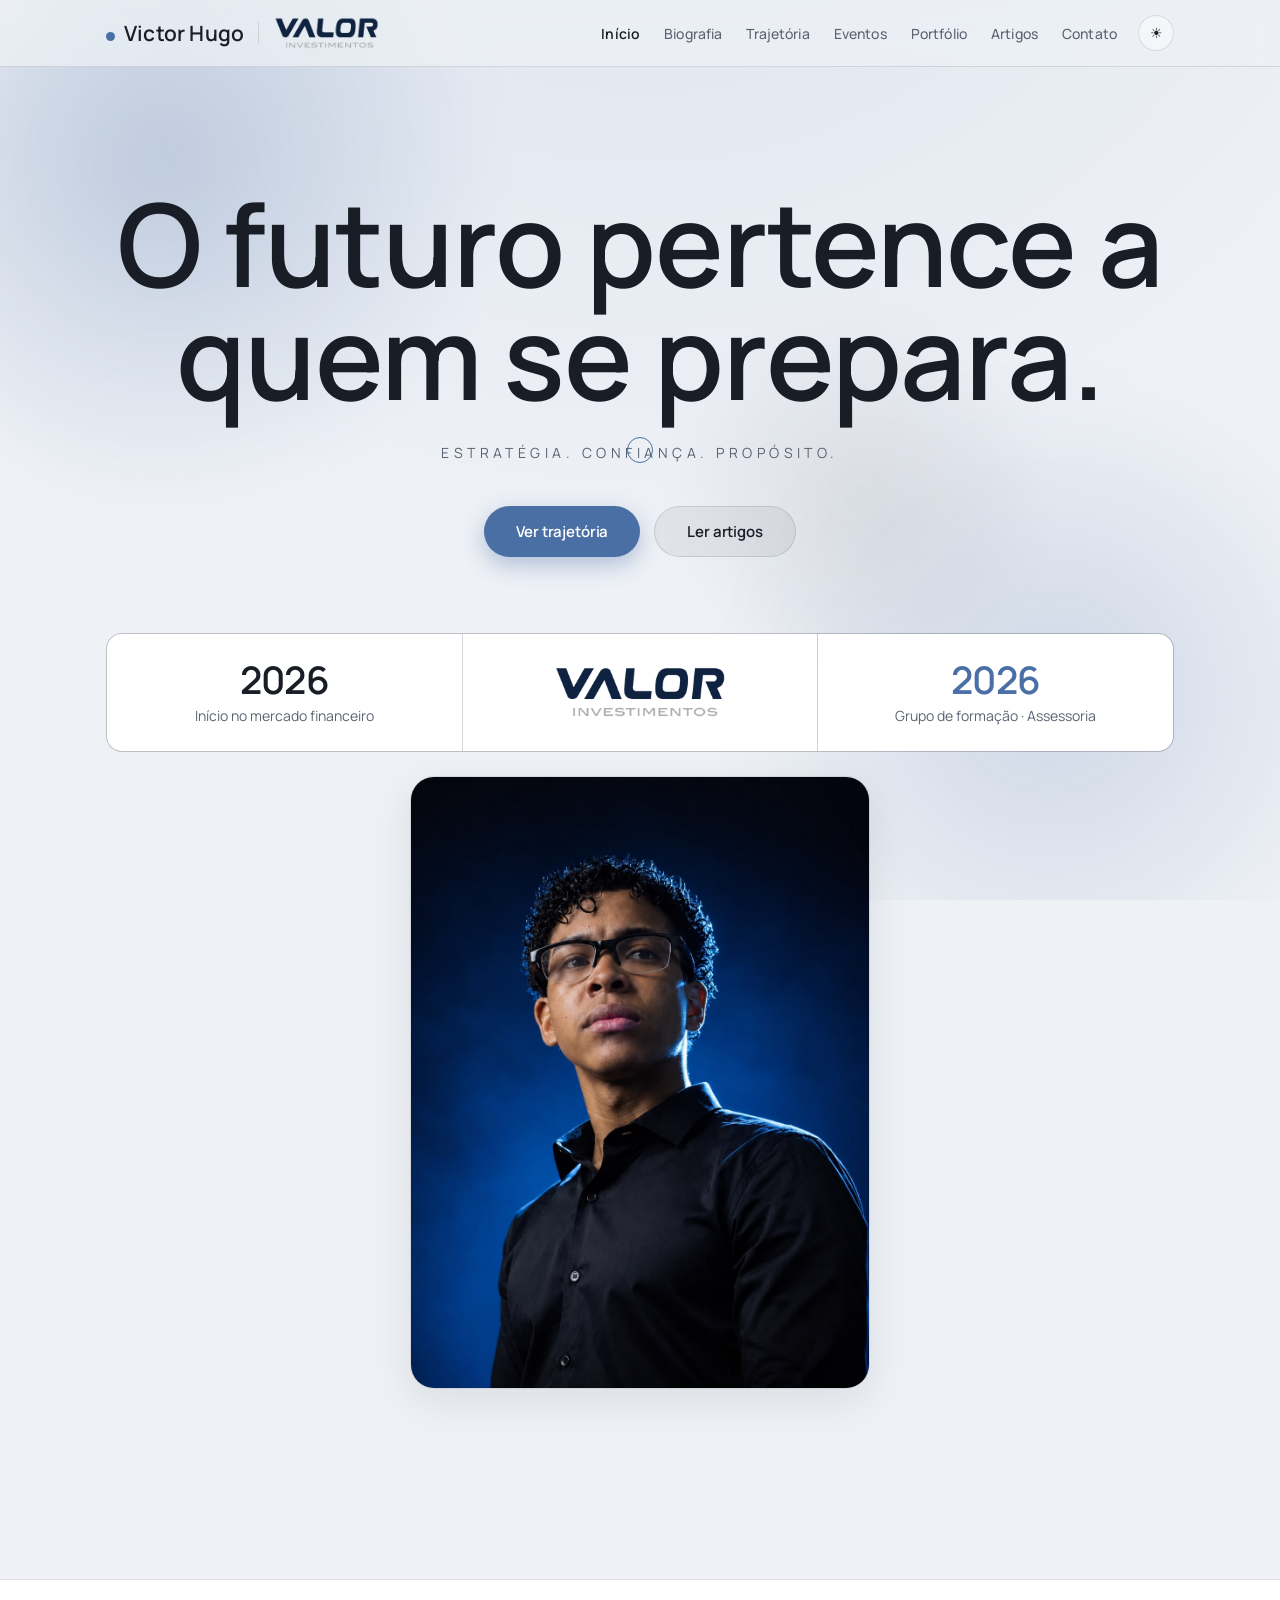
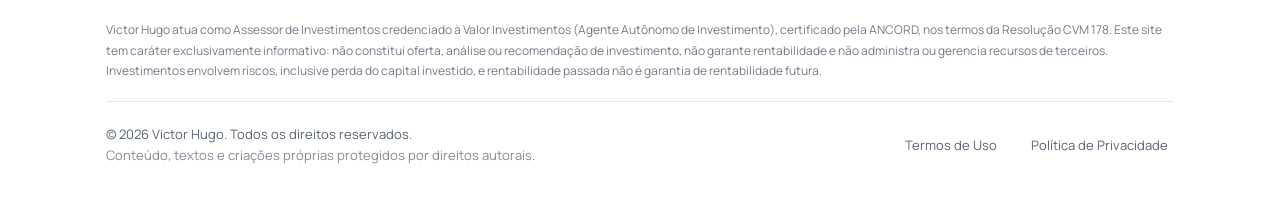
<file: site/index.html>
<!DOCTYPE html>
<html lang="pt-BR">
<head>
<meta charset="utf-8">
<meta name="viewport" content="width=device-width, initial-scale=1">
<title>Victor Hugo — Valor Investimentos</title>
<meta name="description" content="Site pessoal de Victor Hugo, da Valor Investimentos. Biografia, trajetória, eventos, portfólio e artigos.">
<meta property="og:type" content="website">
<meta property="og:locale" content="pt_BR">
<meta property="og:site_name" content="Victor Hugo">
<meta property="og:url" content="https://www.victorhugo.social/">
<meta property="og:title" content="Victor Hugo — Valor Investimentos">
<meta property="og:description" content="Biografia, trajetória, eventos, portfólio e artigos de Victor Hugo, da Valor Investimentos.">
<meta property="og:image" content="https://www.victorhugo.social/img/foto-victor.jpg">
<meta name="twitter:card" content="summary_large_image">
<meta name="twitter:title" content="Victor Hugo — Valor Investimentos">
<meta name="twitter:description" content="Biografia, trajetória, eventos, portfólio e artigos de Victor Hugo, da Valor Investimentos.">
<meta name="twitter:image" content="https://www.victorhugo.social/img/foto-victor.jpg">
<link rel="preconnect" href="https://fonts.googleapis.com">
<link rel="preconnect" href="https://fonts.gstatic.com" crossorigin>
<link href="https://fonts.googleapis.com/css2?family=Manrope:wght@300;400;500;600;700;800&display=swap" rel="stylesheet">
<link rel="icon" type="image/svg+xml" href="data:image/svg+xml,%3Csvg xmlns='http://www.w3.org/2000/svg' viewBox='0 0 100 100'%3E%3Crect width='100' height='100' rx='22' fill='%234a6fa5'/%3E%3Ctext x='50' y='68' font-family='Arial,Helvetica,sans-serif' font-size='54' font-weight='700' fill='white' text-anchor='middle'%3EVH%3C/text%3E%3C/svg%3E">
<link rel="stylesheet" href="style.css">
</head>
<body>

<div id="blobs" aria-hidden="true">
  <div class="blob blob-0"></div>
  <div class="blob blob-1"></div>
  <div class="blob blob-2"></div>
</div>

<div id="cursor" aria-hidden="true"></div>

<header class="site-header">
  <div class="header-inner">
    <div class="brand-group">
      <button type="button" class="logo" data-tab-link="inicio" data-hoverable>
        <span class="logo-dot"></span>
        <span class="logo-word">Victor Hugo</span>
      </button>
      <span class="brand-divider" aria-hidden="true"></span>
      <span class="brand-logo-chip">
        <img src="img/logo-valor.png" alt="Valor Investimentos" class="brand-logo-img logo-light">
        <img src="img/logo-valor-white.png" alt="Valor Investimentos" class="brand-logo-img logo-dark">
      </span>
    </div>
    <button type="button" id="nav-toggle" class="nav-toggle" aria-label="Abrir menu" aria-expanded="false" aria-controls="main-nav">
      <span></span><span></span><span></span>
    </button>
    <nav class="main-nav" id="main-nav" aria-label="Navegação principal">
      <button type="button" class="nav-item" data-tab-link="inicio" data-hoverable>
        <span class="nav-label">Início</span><span class="nav-bar"></span>
      </button>
      <button type="button" class="nav-item" data-tab-link="bio" data-hoverable>
        <span class="nav-label">Biografia</span><span class="nav-bar"></span>
      </button>
      <button type="button" class="nav-item" data-tab-link="trajetoria" data-hoverable>
        <span class="nav-label">Trajetória</span><span class="nav-bar"></span>
      </button>
      <button type="button" class="nav-item" data-tab-link="eventos" data-hoverable>
        <span class="nav-label">Eventos</span><span class="nav-bar"></span>
      </button>
      <button type="button" class="nav-item" data-tab-link="portfolio" data-hoverable>
        <span class="nav-label">Portfólio</span><span class="nav-bar"></span>
      </button>
      <button type="button" class="nav-item" data-tab-link="artigos" data-hoverable>
        <span class="nav-label">Artigos</span><span class="nav-bar"></span>
      </button>
      <!-- Fica oculto até SITE_CONFIG.contatoAtivo = true em main.js (após o credenciamento) -->
      <button type="button" class="nav-item" data-tab-link="contato" data-hoverable>
        <span class="nav-label">Contato</span><span class="nav-bar"></span>
      </button>
    </nav>
    <button type="button" id="theme-toggle" class="theme-toggle" data-hoverable aria-label="Alternar modo claro/escuro">
      <span id="theme-glyph">☀</span>
    </button>
  </div>
</header>

<main class="site-main">

  <!-- Início -->
  <section id="inicio" class="tab-panel tab-inicio" data-tab-panel>
    <h1 class="hero-title" data-reveal>O futuro pertence a quem se prepara.</h1>
    <p class="hero-sub" data-reveal>Estratégia. Confiança. Propósito.</p>
    <div class="hero-actions" data-reveal>
      <button type="button" class="btn btn-primary" data-tab-link="trajetoria" data-hoverable>Ver trajetória</button>
      <button type="button" class="btn btn-secondary" data-tab-link="artigos" data-hoverable>Ler artigos</button>
    </div>
    <div class="stats-grid grid-2" data-reveal>
      <div class="stat-cell">
        <div class="stat-num">2026</div>
        <div class="stat-label">Início no mercado financeiro</div>
      </div>
      <div class="stat-cell stat-cell-logo">
        <img src="img/logo-valor.png" alt="Valor Investimentos" class="stat-logo logo-light">
        <img src="img/logo-valor-white.png" alt="Valor Investimentos" class="stat-logo logo-dark">
      </div>
      <div class="stat-cell">
        <div class="stat-num accent">2026</div>
        <div class="stat-label">Grupo de formação · Assessoria</div>
      </div>
    </div>
    <div class="hero-photo-wrap" data-reveal>
      <div class="hero-photo-box">
        <img src="img/foto-victor.jpg" alt="Foto de Victor Hugo" class="hero-photo">
      </div>
    </div>
  </section>

  <!-- Biografia -->
  <section id="bio" class="tab-panel tab-bio" data-tab-panel hidden>
    <p class="eyebrow" data-reveal>Biografia profissional</p>
    <div class="two-col bio-grid">
      <div>
        <h2 class="section-title" data-reveal>Sobre o meu trabalho</h2>
        <p class="body-text" data-reveal>Iniciei minha trajetória no mercado financeiro em 2026 e hoje atuo como Assessor de Investimentos na Valor Investimentos, onde acompanho clientes no dia a dia, entendo objetivos e ajudo a traduzir metas em decisões financeiras.</p>
        <p class="body-text" data-reveal>Sou certificado pela ANCORD, e sigo aprofundando conhecimento em mercado de capitais, planejamento e educação financeira a cada cliente que atendo.</p>
        <p class="body-text last" data-reveal>Acredito que investir bem começa por uma boa relação — de confiança, clareza e constância.</p>
      </div>
      <aside class="bio-aside" data-reveal>
        <div class="aside-label">Em foco</div>
        <ul class="focus-list">
          <li><span class="dot"></span><span>Relacionamento e atendimento a clientes</span></li>
          <li><span class="dot"></span><span>Planejamento financeiro pessoal</span></li>
          <li><span class="dot"></span><span>Mercado de capitais e renda fixa/variável</span></li>
          <li><span class="dot"></span><span>Educação financeira e conteúdo</span></li>
        </ul>
        <div class="aside-divider"></div>
        <div class="aside-rows">
          <div class="aside-row"><span class="muted">Empresa</span><span>Valor Investimentos</span></div>
          <div class="aside-row"><span class="muted">Cargo</span><span>Assessor de Investimentos</span></div>
          <div class="aside-row"><span class="muted">Status</span><span class="accent-text">Credenciado ANCORD</span></div>
        </div>
      </aside>
    </div>
  </section>

  <!-- Trajetória -->
  <section id="trajetoria" class="tab-panel tab-trajetoria" data-tab-panel hidden>
    <p class="eyebrow" data-reveal>Trajetória</p>
    <h2 class="section-title big-gap" data-reveal>Experiências de vida</h2>
    <div class="timeline">
      <div class="timeline-line"></div>

      <div class="timeline-item" data-reveal style="transition-delay:0ms">
        <div class="timeline-dot"></div>
        <div class="timeline-year">Jan 2026</div>
        <div class="timeline-title">Início da jornada no mercado financeiro</div>
        <div class="timeline-desc">Primeiros passos, estudos e certificações na área de investimentos.</div>
      </div>

      <div class="timeline-item" data-reveal style="transition-delay:80ms">
        <div class="timeline-dot"></div>
        <div class="timeline-year">Jun 2026</div>
        <div class="timeline-title">BDR — Relacionamento com clientes</div>
        <div class="timeline-local">Valor Investimentos</div>
        <div class="timeline-desc">Atendimento e relacionamento com clientes, apoio à mesa de investimentos e desenvolvimento de carteira.</div>
      </div>

      <div class="timeline-item" data-reveal style="transition-delay:160ms">
        <div class="timeline-dot"></div>
        <div class="timeline-year">2026</div>
        <div class="timeline-title">Grupo de Formação — Assessoria de Investimentos</div>
        <div class="timeline-local">Valor Investimentos</div>
        <div class="timeline-desc">Formação voltada à atuação como assessor de investimentos, aprofundando mercado de capitais, planejamento financeiro e relacionamento com clientes.</div>
      </div>

      <div class="timeline-item" data-reveal style="transition-delay:240ms">
        <div class="timeline-dot"></div>
        <div class="timeline-year">Ago 2026</div>
        <div class="timeline-title">Aprovação na ANCORD — Assessor de Investimentos</div>
        <div class="timeline-local">Valor Investimentos</div>
        <div class="timeline-desc">Conquista da certificação que habilita a atuação como assessor de investimentos, encerrando o ciclo de formação e abrindo a próxima etapa da carreira.</div>
      </div>

      <div class="timeline-item" data-reveal style="transition-delay:320ms">
        <div class="timeline-dot"></div>
        <div class="timeline-year">Set 2026</div>
        <div class="timeline-title">Efetivação como Assessor de Investimentos</div>
        <div class="timeline-local">Valor Investimentos</div>
        <div class="timeline-desc">Início oficial da atuação como assessor de investimentos, credenciado à Valor Investimentos.</div>
      </div>
    </div>
  </section>

  <!-- Eventos -->
  <section id="eventos" class="tab-panel tab-eventos" data-tab-panel hidden>
    <p class="eyebrow" data-reveal>Eventos &amp; atualizações</p>
    <h2 class="section-title" data-reveal>O que anda acontecendo</h2>

    <button type="button" class="featured-event two-col" id="event-open-expert" data-hoverable aria-haspopup="dialog" data-reveal>
      <div class="featured-text">
        <span class="badge">Julho · 2026</span>
        <div class="featured-title">Expert XP 2026</div>
        <div class="featured-desc">Participei da Expert XP este ano — um dos maiores eventos de investimentos da América Latina. Clique para ver as fotos do evento.</div>
      </div>
      <div class="featured-photo">
        <img src="img/expert-xp-2026.jpg" alt="Palco principal da Expert XP 2026" class="featured-img">
      </div>
    </button>

    <div class="event-list">
      <button type="button" class="event-card" id="event-open-fe26" data-reveal data-hoverable aria-haspopup="dialog" style="transition-delay:0ms">
        <div class="event-date">19&ndash;22 OUT 2026</div>
        <div>
          <span class="tag">Evento</span>
          <div class="event-title">Feira do Empreendedor 2026 &middot; Sebrae-SP</div>
          <div class="event-text">Visita à feira do Sebrae-SP no São Paulo Expo, que reúne cerca de 900 expositores e mais de 20 arenas de conteúdo ao longo de quatro dias.</div>
          <span class="event-card-cta">Ver fotos &rarr;</span>
        </div>
      </button>
      <div class="event-card" data-reveal data-hoverable style="transition-delay:90ms">
        <div class="event-date">AGO 2026</div>
        <div>
          <span class="tag">Conquista</span>
          <div class="event-title">Aprovação na ANCORD</div>
          <div class="event-text">Certificação conquistada, habilitando a atuação como assessor de investimentos. Encerra o ciclo do grupo de formação e abre a próxima etapa da carreira.</div>
        </div>
      </div>
      <div class="event-card" data-reveal data-hoverable style="transition-delay:180ms">
        <div class="event-date">JUL 2026</div>
        <div>
          <span class="tag">Evento</span>
          <div class="event-title">Expert XP 2026</div>
          <div class="event-text">Participação em um dos maiores eventos de investimentos da América Latina, em São Paulo. Registros disponíveis no destaque acima.</div>
        </div>
      </div>
      <div class="event-card" data-reveal data-hoverable style="transition-delay:270ms">
        <div class="event-date">JUN 2026</div>
        <div>
          <span class="tag">Carreira</span>
          <div class="event-title">Entrada na Valor Investimentos</div>
          <div class="event-text">Início da atuação com relacionamento e atendimento a clientes, em paralelo ao grupo de formação para a assessoria de investimentos.</div>
        </div>
      </div>
    </div>
  </section>

  <!-- Portfólio -->
  <section id="portfolio" class="tab-panel tab-portfolio" data-tab-panel hidden>
    <p class="eyebrow" data-reveal>Criações próprias</p>
    <h2 class="section-title" data-reveal>Portfólio</h2>
    <div class="portfolio-empty" data-reveal>
      <p>Novos materiais a caminho — em atualização para a identidade visual mais recente.</p>
    </div>
  </section>

  <!-- Artigos -->
  <section id="artigos" class="tab-panel tab-artigos" data-tab-panel hidden>
    <p class="eyebrow" data-reveal>Artigos &amp; blog</p>
    <h2 class="section-title small-gap" data-reveal>Escrita própria</h2>
    <div class="articles-banner" data-reveal>
      <span class="pencil">✎</span>
      <div>Textos e artigos escritos por <span class="ink strong">Victor Hugo</span>. Novas publicações são adicionadas com o tempo.</div>
    </div>
    <div class="articles-list">
      <a href="artigos/como-o-assessor-e-remunerado.html" class="article-row" data-reveal data-hoverable style="transition-delay:0ms">
        <div>
          <div class="article-meta">
            <span class="tag-status published">Publicado</span>
            <span class="article-date">20 OUT 2026</span>
          </div>
          <div class="article-title">Como um assessor é remunerado e por que um mau profissional pode te deixar em desvantagem no mercado</div>
          <div class="article-excerpt">A própria CVM escreve, no termo que você assina, que os interesses do assessor podem entrar em conflito com os seus. Como ele é pago, onde está o conflito e o que você pode cobrar de qualquer profissional.</div>
        </div>
        <div class="article-cta hide-sm">Ler mais →</div>
      </a>
      <a href="artigos/inadimplencia-no-brasil.html" class="article-row" data-reveal data-hoverable style="transition-delay:90ms">
        <div>
          <div class="article-meta">
            <span class="tag-status published">Publicado</span>
            <span class="article-date">05 AGO 2026</span>
          </div>
          <div class="article-title">O Brasil deve. E não é porque o brasileiro é irresponsável.</div>
          <div class="article-excerpt">São 83,7 milhões de negativados e 42% deles estão no vermelho há uma década. O que os números realmente dizem sobre a dívida no Brasil — e o caminho de volta, passo a passo.</div>
        </div>
        <div class="article-cta hide-sm">Ler mais →</div>
      </a>
      <div class="articles-end-border"></div>
    </div>
  </section>

  <!-- Contato / qualificação de investidor -->
  <!-- Fica oculta até SITE_CONFIG.contatoAtivo = true em main.js (após o credenciamento) -->
  <section id="contato" class="tab-panel tab-contato" data-tab-panel hidden>
    <p class="eyebrow center" data-reveal>Atendimento personalizado</p>
    <h2 class="section-title small-gap" data-reveal>Vamos conversar sobre seus investimentos</h2>
    <p class="quiz-intro" data-reveal>Responda algumas perguntas rápidas — leva menos de 2 minutos — para eu entender melhor o seu momento. Ao final, a conversa continua direto no WhatsApp.</p>

    <div class="quiz-card" data-reveal>
      <div class="quiz-progress">
        <span class="quiz-step-dot active" data-step-dot="1"></span>
        <span class="quiz-step-dot" data-step-dot="2"></span>
        <span class="quiz-step-dot" data-step-dot="3"></span>
      </div>

      <!-- Etapa 1: dados de contato -->
      <div class="quiz-step" data-quiz-step="1">
        <div class="quiz-step-label">Etapa 1 de 3 · Seus dados</div>
        <label class="quiz-field">
          <span>Nome</span>
          <input type="text" id="q-nome" placeholder="Seu nome completo" autocomplete="name">
        </label>
        <label class="quiz-field">
          <span>WhatsApp</span>
          <input type="tel" id="q-whatsapp" placeholder="(11) 99999-9999" autocomplete="tel">
        </label>
        <label class="quiz-field">
          <span>E-mail <em>(opcional)</em></span>
          <input type="email" id="q-email" placeholder="seu@email.com" autocomplete="email">
        </label>
        <label class="quiz-consent">
          <input type="checkbox" id="q-consent">
          <span>Concordo em ser contatado por Victor Hugo via WhatsApp com base nas informações enviadas aqui. Seus dados não são compartilhados com terceiros.</span>
        </label>
        <div class="quiz-actions">
          <button type="button" class="btn btn-primary" data-quiz-next="2">Continuar</button>
        </div>
      </div>

      <!-- Etapa 2: qualificação rápida -->
      <div class="quiz-step" data-quiz-step="2" hidden>
        <div class="quiz-step-label">Etapa 2 de 3 · Seu momento</div>

        <div class="quiz-question">
          <div class="quiz-question-title">Quanto você tem disponível para investir hoje?</div>
          <div class="quiz-options" data-quiz-group="disponivel">
            <button type="button" class="quiz-option" data-value="Até R$ 5 mil">Até R$ 5 mil</button>
            <button type="button" class="quiz-option" data-value="R$ 5 mil a R$ 20 mil">R$ 5 mil a R$ 20 mil</button>
            <button type="button" class="quiz-option" data-value="R$ 20 mil a R$ 50 mil">R$ 20 mil a R$ 50 mil</button>
            <button type="button" class="quiz-option" data-value="R$ 50 mil a R$ 100 mil">R$ 50 mil a R$ 100 mil</button>
            <button type="button" class="quiz-option" data-value="Acima de R$ 100 mil">Acima de R$ 100 mil</button>
            <button type="button" class="quiz-option" data-value="Prefiro não informar">Prefiro não informar</button>
          </div>
        </div>

        <div class="quiz-question">
          <div class="quiz-question-title">Você já investe atualmente?</div>
          <div class="quiz-options" data-quiz-group="jaInveste">
            <button type="button" class="quiz-option" data-value="Sim, já invisto">Sim, já invisto</button>
            <button type="button" class="quiz-option" data-value="Não, seria meu primeiro investimento">Não, seria meu primeiro investimento</button>
            <button type="button" class="quiz-option" data-value="Invisto pouco e quero organizar melhor">Invisto pouco e quero organizar melhor</button>
          </div>
        </div>

        <div class="quiz-question">
          <div class="quiz-question-title">Qual seu principal objetivo?</div>
          <div class="quiz-options" data-quiz-group="objetivo">
            <button type="button" class="quiz-option" data-value="Fazer o dinheiro render mais">Fazer o dinheiro render mais</button>
            <button type="button" class="quiz-option" data-value="Começar a investir do zero">Começar a investir do zero</button>
            <button type="button" class="quiz-option" data-value="Organizar / replanejar minha carteira">Organizar / replanejar minha carteira</button>
            <button type="button" class="quiz-option" data-value="Planejar aposentadoria e longo prazo">Planejar aposentadoria e longo prazo</button>
            <button type="button" class="quiz-option" data-value="Montar reserva de emergência">Montar reserva de emergência</button>
          </div>
        </div>

        <div class="quiz-question">
          <div class="quiz-question-title">Quando pretende começar?</div>
          <div class="quiz-options" data-quiz-group="urgencia">
            <button type="button" class="quiz-option" data-value="Imediatamente">Imediatamente</button>
            <button type="button" class="quiz-option" data-value="Nos próximos 30 dias">Nos próximos 30 dias</button>
            <button type="button" class="quiz-option" data-value="Ainda estou pesquisando">Ainda estou pesquisando</button>
          </div>
        </div>

        <div class="quiz-actions space-between">
          <button type="button" class="btn btn-secondary" data-quiz-back="1">Voltar</button>
          <div class="quiz-actions-right">
            <button type="button" class="btn-text" data-quiz-skip>Pular perfil e enviar</button>
            <button type="button" class="btn btn-primary" data-quiz-next="3">Continuar</button>
          </div>
        </div>
      </div>

      <!-- Etapa 3: perfil de investidor (opcional) -->
      <div class="quiz-step" data-quiz-step="3" hidden>
        <div class="quiz-step-label">Etapa 3 de 3 · Perfil de investidor <em>(opcional)</em></div>
        <p class="quiz-step-note">Essas perguntas ajudam a entender melhor seu perfil como investidor — quanto mais completo, mais direta é a nossa conversa.</p>

        <div class="quiz-question">
          <div class="quiz-question-title">Por quanto tempo pretende deixar o dinheiro investido?</div>
          <div class="quiz-options" data-quiz-group="horizonte">
            <button type="button" class="quiz-option" data-value="Menos de 1 ano" data-score="1">Menos de 1 ano</button>
            <button type="button" class="quiz-option" data-value="De 1 a 3 anos" data-score="2">De 1 a 3 anos</button>
            <button type="button" class="quiz-option" data-value="Mais de 3 anos" data-score="3">Mais de 3 anos</button>
          </div>
        </div>

        <div class="quiz-question">
          <div class="quiz-question-title">Se seus investimentos caíssem 20% em um mês, o que você faria?</div>
          <div class="quiz-options" data-quiz-group="reacao">
            <button type="button" class="quiz-option" data-value="Venderia tudo imediatamente" data-score="1">Venderia tudo imediatamente</button>
            <button type="button" class="quiz-option" data-value="Venderia parte" data-score="2">Venderia parte</button>
            <button type="button" class="quiz-option" data-value="Manteria e esperaria" data-score="3">Manteria e esperaria</button>
            <button type="button" class="quiz-option" data-value="Aproveitaria para investir mais" data-score="4">Aproveitaria para investir mais</button>
          </div>
        </div>

        <div class="quiz-question">
          <div class="quiz-question-title">Qual sua experiência com investimentos?</div>
          <div class="quiz-options" data-quiz-group="experiencia">
            <button type="button" class="quiz-option" data-value="Nenhuma" data-score="1">Nenhuma</button>
            <button type="button" class="quiz-option" data-value="Básica" data-score="2">Básica</button>
            <button type="button" class="quiz-option" data-value="Intermediária" data-score="3">Intermediária</button>
            <button type="button" class="quiz-option" data-value="Avançada" data-score="4">Avançada</button>
          </div>
        </div>

        <div class="quiz-question">
          <div class="quiz-question-title">O que é mais importante para você?</div>
          <div class="quiz-options" data-quiz-group="prioridade">
            <button type="button" class="quiz-option" data-value="Segurança, mesmo com retorno menor" data-score="1">Segurança, mesmo com retorno menor</button>
            <button type="button" class="quiz-option" data-value="Equilíbrio entre segurança e retorno" data-score="2">Equilíbrio entre segurança e retorno</button>
            <button type="button" class="quiz-option" data-value="Potencial de retorno, aceito mais risco" data-score="3">Potencial de retorno, aceito mais risco</button>
          </div>
        </div>

        <div class="quiz-actions space-between">
          <button type="button" class="btn btn-secondary" data-quiz-back="2">Voltar</button>
          <button type="button" class="btn btn-primary" data-quiz-finish>Ver resultado</button>
        </div>
      </div>

      <!-- Resultado -->
      <div class="quiz-step quiz-result" data-quiz-step="result" hidden>
        <div class="quiz-result-profile" id="quiz-result-profile" hidden>
          <div class="quiz-result-label">Seu perfil indicativo</div>
          <div class="quiz-result-value" id="quiz-result-value">—</div>
          <div class="quiz-result-desc" id="quiz-result-desc"></div>
        </div>
        <p class="quiz-result-thanks">Obrigado! Recebi suas respostas.</p>
        <a href="#" id="quiz-whatsapp-btn" class="btn btn-primary quiz-whatsapp-btn" target="_blank" rel="noopener">Falar com Victor Hugo no WhatsApp →</a>
        <p class="quiz-disclaimer">Esta avaliação é informativa e não substitui uma análise formal de perfil de investidor (suitability). Nenhuma recomendação de investimento é feita neste teste, nem há garantia de rentabilidade — investimentos envolvem riscos, inclusive perda do capital investido.</p>
      </div>
    </div>
  </section>

</main>

<footer class="site-footer">
  <div class="footer-inner">
    <div class="cvm-disclaimer">
      Victor Hugo atua como Assessor de Investimentos credenciado à Valor Investimentos (Agente Autônomo de Investimento), certificado pela ANCORD, nos termos da Resolução CVM 178. Este site tem caráter exclusivamente informativo: não constitui oferta, análise ou recomendação de investimento, não garante rentabilidade e não administra ou gerencia recursos de terceiros. Investimentos envolvem riscos, inclusive perda do capital investido, e rentabilidade passada não é garantia de rentabilidade futura.
    </div>
    <div class="footer-legal">
      <div>© 2026 Victor Hugo. Todos os direitos reservados.</div>
      <div class="footer-sub">Conteúdo, textos e criações próprias protegidos por direitos autorais.</div>
    </div>
    <div class="footer-links">
      <button type="button" class="link-btn" data-hoverable data-legal="termos">Termos de Uso</button>
      <button type="button" class="link-btn" data-hoverable data-legal="privacidade">Política de Privacidade</button>
    </div>
  </div>
</footer>

<div id="legal-overlay" class="legal-overlay" hidden>
  <div id="legal-panel" class="legal-panel" role="dialog" aria-modal="true" aria-labelledby="legal-title">
    <div class="legal-head">
      <h3 id="legal-title" class="legal-title"></h3>
      <button type="button" id="legal-close" class="legal-close" data-hoverable aria-label="Fechar">✕</button>
    </div>
    <div id="legal-body" class="legal-body"></div>
    <div class="legal-disclaimer">Este é um texto-modelo de referência, não um documento jurídico. Revise e adapte com apoio profissional antes de publicar.</div>
  </div>
</div>

<div id="event-overlay" class="legal-overlay event-overlay" hidden>
  <div id="event-panel" class="legal-panel event-panel" role="dialog" aria-modal="true" aria-labelledby="event-title">
    <div class="legal-head">
      <h3 id="event-title" class="legal-title">Expert XP 2026</h3>
      <button type="button" id="event-close" class="legal-close" data-hoverable aria-label="Fechar">✕</button>
    </div>
    <div class="event-story-list">
      <div class="event-story"><div class="event-story-photo"><img src="img/eventos-01.jpg" alt="Bolinha de tênis autografada pelo Guga" loading="lazy"></div><div class="event-story-text"><h4 class="event-story-title">Assinatura de sorte</h4><p class="event-story-desc">Depois de rodar a Expert XP inteira atrás de conhecer o evento e os stands, sem sucesso em nenhum brinde (kkkkkk), acho que ganhei um dos melhores prêmios que alguém poderia ganhar: uma bolinha autografada pelo Guga!</p></div></div>
      <div class="event-story"><div class="event-story-photo"><img src="img/eventos-02.jpg" alt="Estande da Valor Investimentos na Expert XP" loading="lazy"></div><div class="event-story-text"><h4 class="event-story-title">Mais do que investimentos, é futuro!</h4><p class="event-story-desc">Na data de publicação dessas fotos eu tenho 50 dias de Valor. Não achava que fosse possível aprender tanta coisa em tão pouco tempo — sou muito grato por isso. Vencer juntos.</p></div></div>
      <div class="event-story"><div class="event-story-photo"><img src="img/eventos-03.jpg" alt="Carro de Fórmula 1 da Red Bull na Expert XP" loading="lazy"></div><div class="event-story-text"><h4 class="event-story-title">F1 na Expert XP!</h4><p class="event-story-desc">Sou um grande fã de Fórmula 1. Por mais que seja torcedor da Mercedes, vamos concordar que esse carro da Red Bull é um absurdo!</p></div></div>
      <div class="event-story"><div class="event-story-photo"><img src="img/eventos-05.jpg" alt="Telão do palco principal da Expert XP" loading="lazy"></div><div class="event-story-text"><h4 class="event-story-title">O sócio fundador da Valor Investimentos</h4><p class="event-story-desc">Poucos sabem o peso dessa imagem, mas isso é simplesmente Guilherme Benchimol tendo o prazer de falar com o sócio fundador da Valor Investimentos, Paulo Henrique — mais conhecido como Paulão entre os mais íntimos. O único representante que teve esse privilégio entre todas as outras redes ouviu de Guilherme: "se não fosse você e a Valor Investimentos, a XP não seria o que é hoje."</p></div></div>
      <div class="event-story"><div class="event-story-photo"><img src="img/eventos-11.jpg" alt="André Agassi no palco da Expert XP" loading="lazy"></div><div class="event-story-text"><h4 class="event-story-title">Agassi e sua representatividade no esporte</h4><p class="event-story-desc">André Agassi, um dos nomes com mais prestígio na história do tênis, deu a nós espectadores uma das melhores apresentações da Expert. Visão, experiência, confiança e generosidade são as palavras que escolho para descrever essa lenda do esporte.</p></div></div>
    </div>

    <div class="event-gallery">
      <a href="img/eventos-06.jpg" target="_blank" rel="noopener" class="event-gallery-item" data-hoverable><img src="img/eventos-06.jpg" alt="Registro da Expert XP 2026" loading="lazy"></a>
      <a href="img/eventos-07.jpg" target="_blank" rel="noopener" class="event-gallery-item" data-hoverable><img src="img/eventos-07.jpg" alt="Registro da Expert XP 2026" loading="lazy"></a>
      <a href="img/eventos-08.jpg" target="_blank" rel="noopener" class="event-gallery-item" data-hoverable><img src="img/eventos-08.jpg" alt="Registro da Expert XP 2026" loading="lazy"></a>
      <a href="img/eventos-09.jpg" target="_blank" rel="noopener" class="event-gallery-item" data-hoverable><img src="img/eventos-09.jpg" alt="Registro da Expert XP 2026" loading="lazy"></a>
      <a href="img/eventos-10.jpg" target="_blank" rel="noopener" class="event-gallery-item" data-hoverable><img src="img/eventos-10.jpg" alt="Registro da Expert XP 2026" loading="lazy"></a>
      <a href="img/eventos-12.jpg" target="_blank" rel="noopener" class="event-gallery-item" data-hoverable><img src="img/eventos-12.jpg" alt="Registro da Expert XP 2026" loading="lazy"></a>
      <a href="img/eventos-13.jpg" target="_blank" rel="noopener" class="event-gallery-item" data-hoverable><img src="img/eventos-13.jpg" alt="Registro da Expert XP 2026" loading="lazy"></a>
    </div>
  </div>
</div>

<div id="fe26-overlay" class="legal-overlay" hidden>
  <div id="fe26-panel" class="legal-panel event-panel" role="dialog" aria-modal="true" aria-labelledby="fe26-title">
    <div class="legal-head">
      <div>
        <h3 id="fe26-title" class="legal-title">Feira do Empreendedor 2026</h3>
        <p class="portfolio-panel-meta">Sebrae-SP · São Paulo Expo · 19 a 22 de outubro de 2026</p>
      </div>
      <button type="button" id="fe26-close" class="legal-close" data-hoverable aria-label="Fechar">✕</button>
    </div>
    <p class="portfolio-panel-desc">Registros da visita à feira, que neste ano tem o tema "É Mais Negócio". Toque em uma foto para ampliar.</p>
    <div class="event-gallery solo">
      <a href="img/fe26/fe26-01.jpg" target="_blank" rel="noopener" class="event-gallery-item" data-hoverable><img src="img/fe26/fe26-01.jpg" alt="Portal de entrada da Feira do Empreendedor 2026, do Sebrae, com visitantes circulando" loading="lazy"></a>
      <a href="img/fe26/fe26-02.jpg" target="_blank" rel="noopener" class="event-gallery-item" data-hoverable><img src="img/fe26/fe26-02.jpg" alt="Letreiro FE26 no salão principal da feira" loading="lazy"></a>
      <a href="img/fe26/fe26-03.jpg" target="_blank" rel="noopener" class="event-gallery-item" data-hoverable><img src="img/fe26/fe26-03.jpg" alt="Palestra em uma das arenas de conteúdo da feira" loading="lazy"></a>
      <a href="img/fe26/fe26-04.jpg" target="_blank" rel="noopener" class="event-gallery-item" data-hoverable><img src="img/fe26/fe26-04.jpg" alt="Estande da Cidade Empreendedora com decoração iluminada" loading="lazy"></a>
      <a href="img/fe26/fe26-05.jpg" target="_blank" rel="noopener" class="event-gallery-item" data-hoverable><img src="img/fe26/fe26-05.jpg" alt="Estande lotado na rua 7 da feira" loading="lazy"></a>
      <a href="img/fe26/fe26-06.jpg" target="_blank" rel="noopener" class="event-gallery-item" data-hoverable><img src="img/fe26/fe26-06.jpg" alt="Astronauta caracterizado circulando por um estande de tecnologia" loading="lazy"></a>
    </div>
    <p class="event-source">Dados do evento: <a href="https://www.em.com.br/mundo-corporativo/2026/10/7524330-feira-do-sebrae-reune-900-expositores-em-sao-paulo.html" target="_blank" rel="noopener">Estado de Minas</a>, com informações do Sebrae-SP.</p>
  </div>
</div>

<div id="portfolio-overlay" class="legal-overlay" hidden>
  <div id="portfolio-panel" class="legal-panel portfolio-panel" role="dialog" aria-modal="true" aria-labelledby="portfolio-title">
    <div class="legal-head">
      <div>
        <h3 id="portfolio-title" class="legal-title"></h3>
        <p id="portfolio-meta" class="portfolio-panel-meta"></p>
      </div>
      <button type="button" id="portfolio-close" class="legal-close" data-hoverable aria-label="Fechar">✕</button>
    </div>

    <p id="portfolio-desc" class="portfolio-panel-desc"></p>

    <div id="portfolio-slides" class="portfolio-slides"></div>

    <div class="portfolio-cta">
      <p>Ficou com alguma dúvida sobre o tema, ou quer entender como isso se aplica ao seu caso?</p>
      <button type="button" class="btn btn-primary" data-tab-link="contato" data-hoverable>Falar comigo</button>
    </div>

    <p id="portfolio-note" class="portfolio-panel-note"></p>
  </div>
</div>

<script src="main.js"></script>
</body>
</html>
</file>
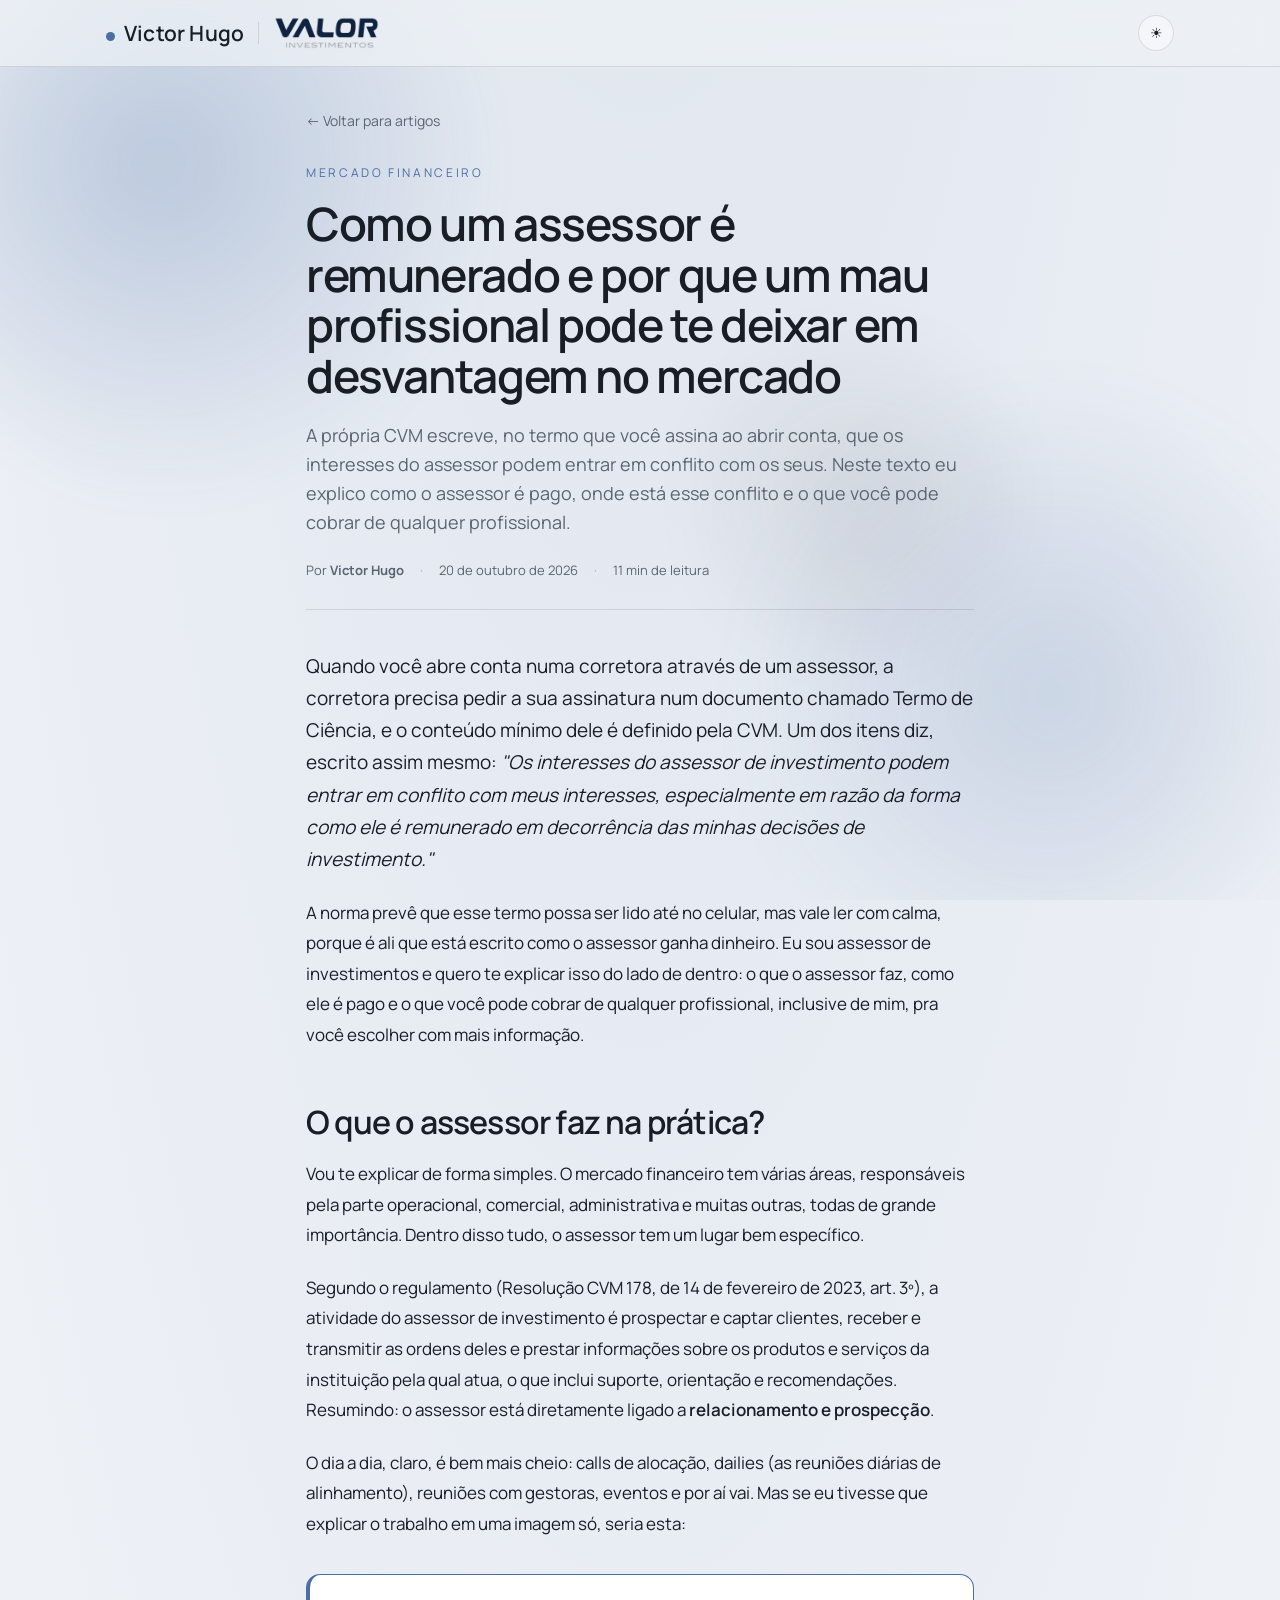
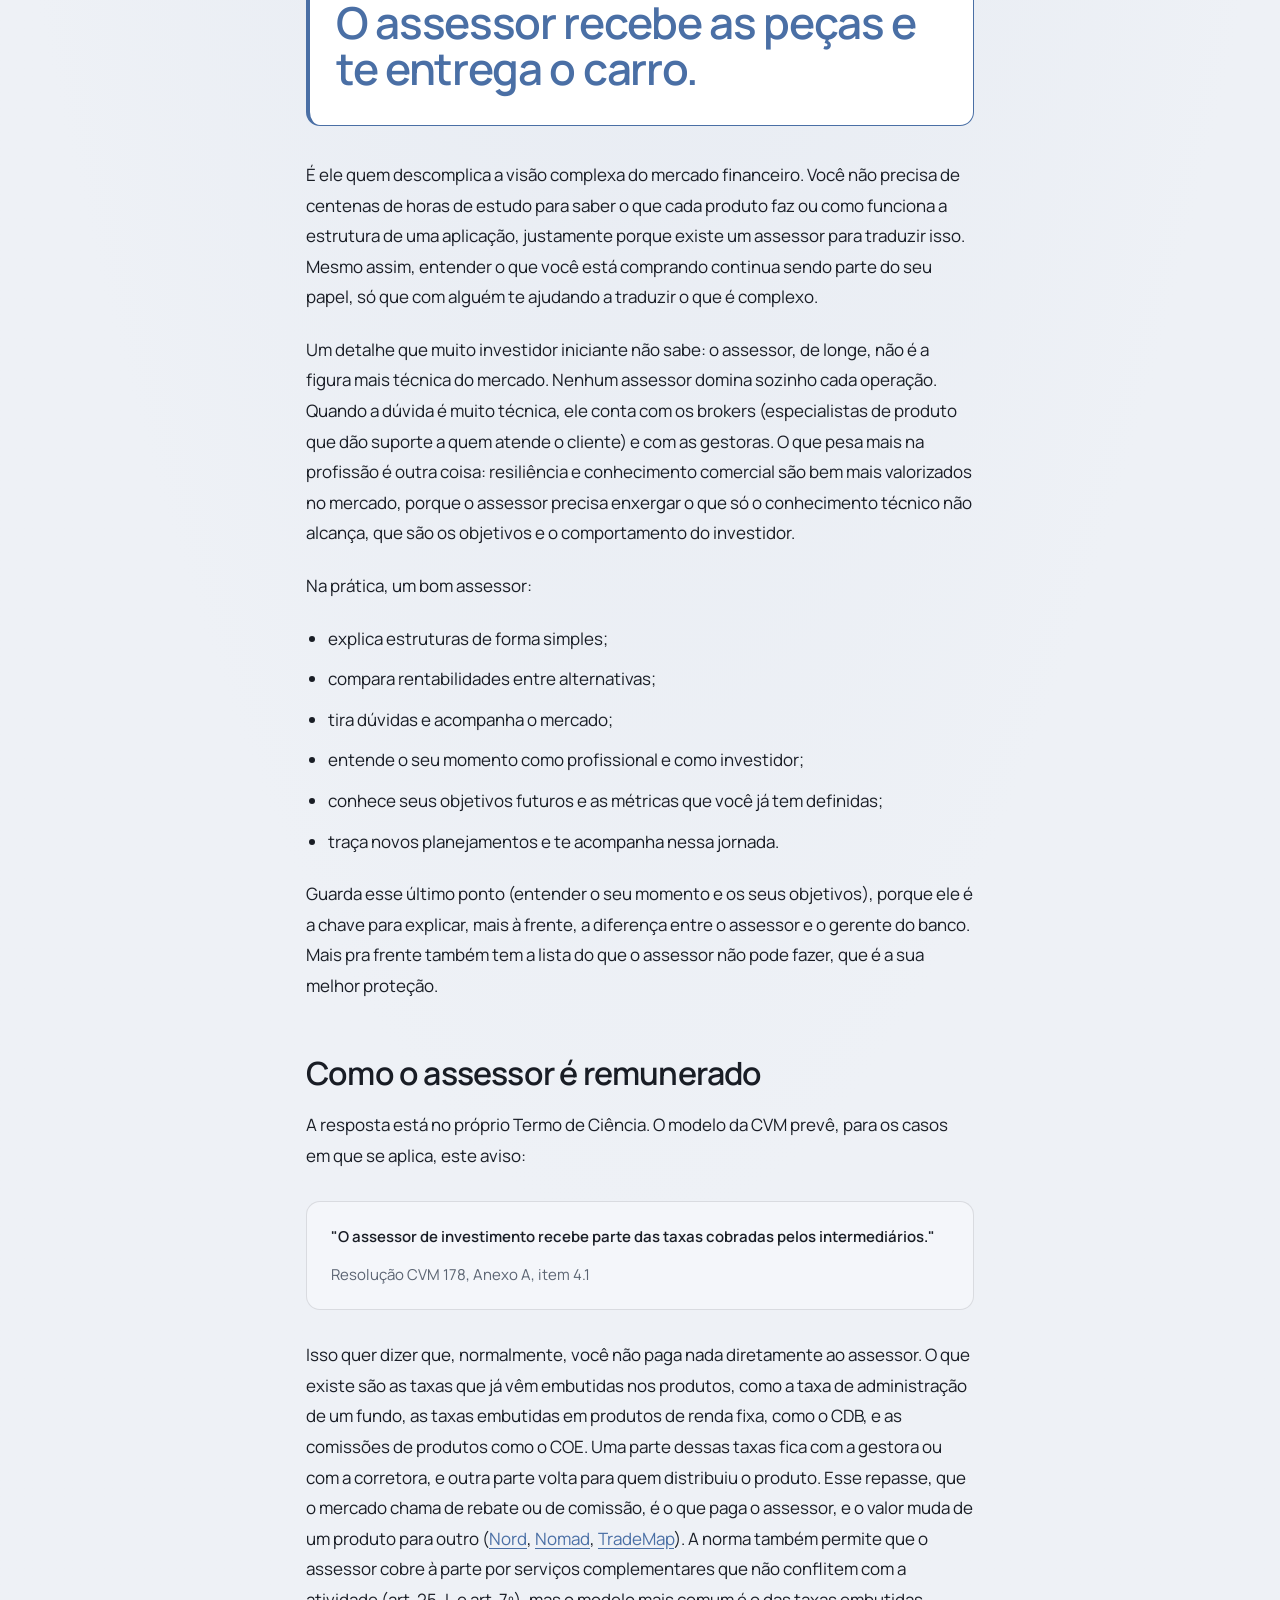
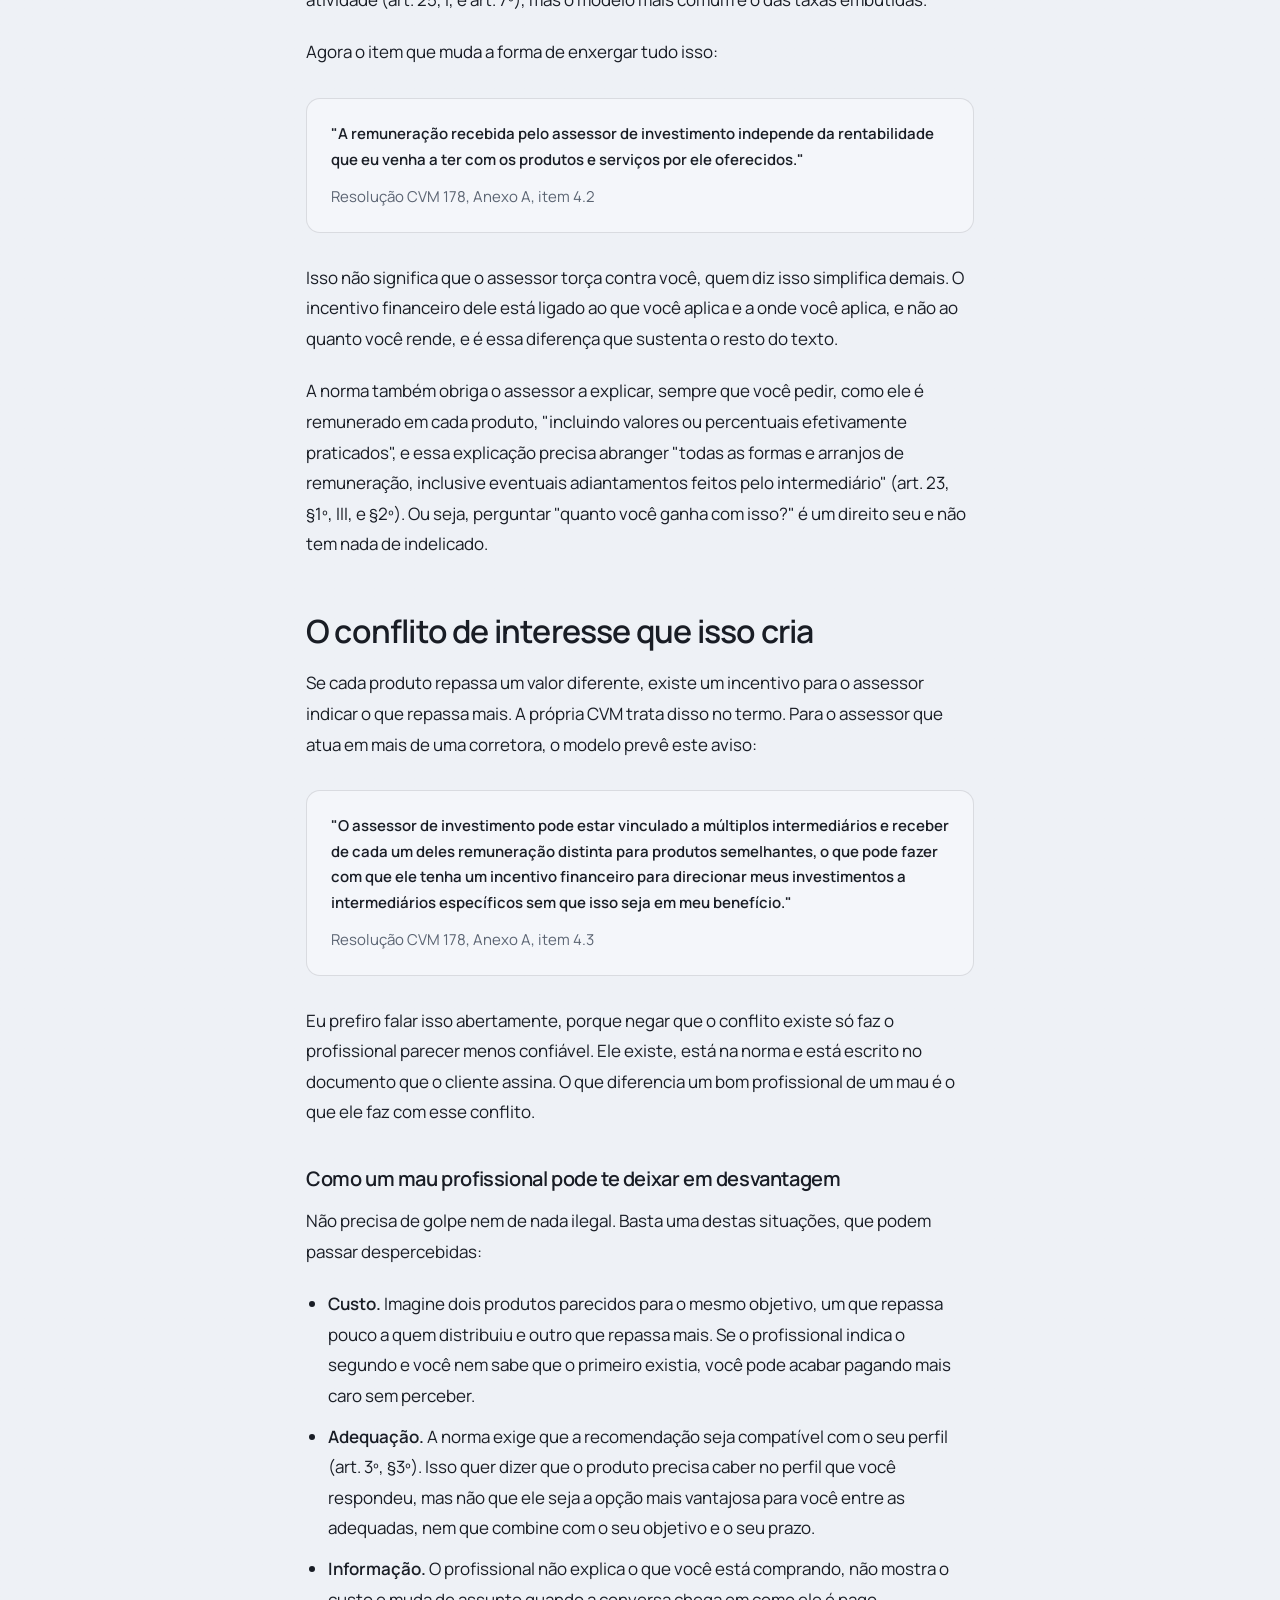
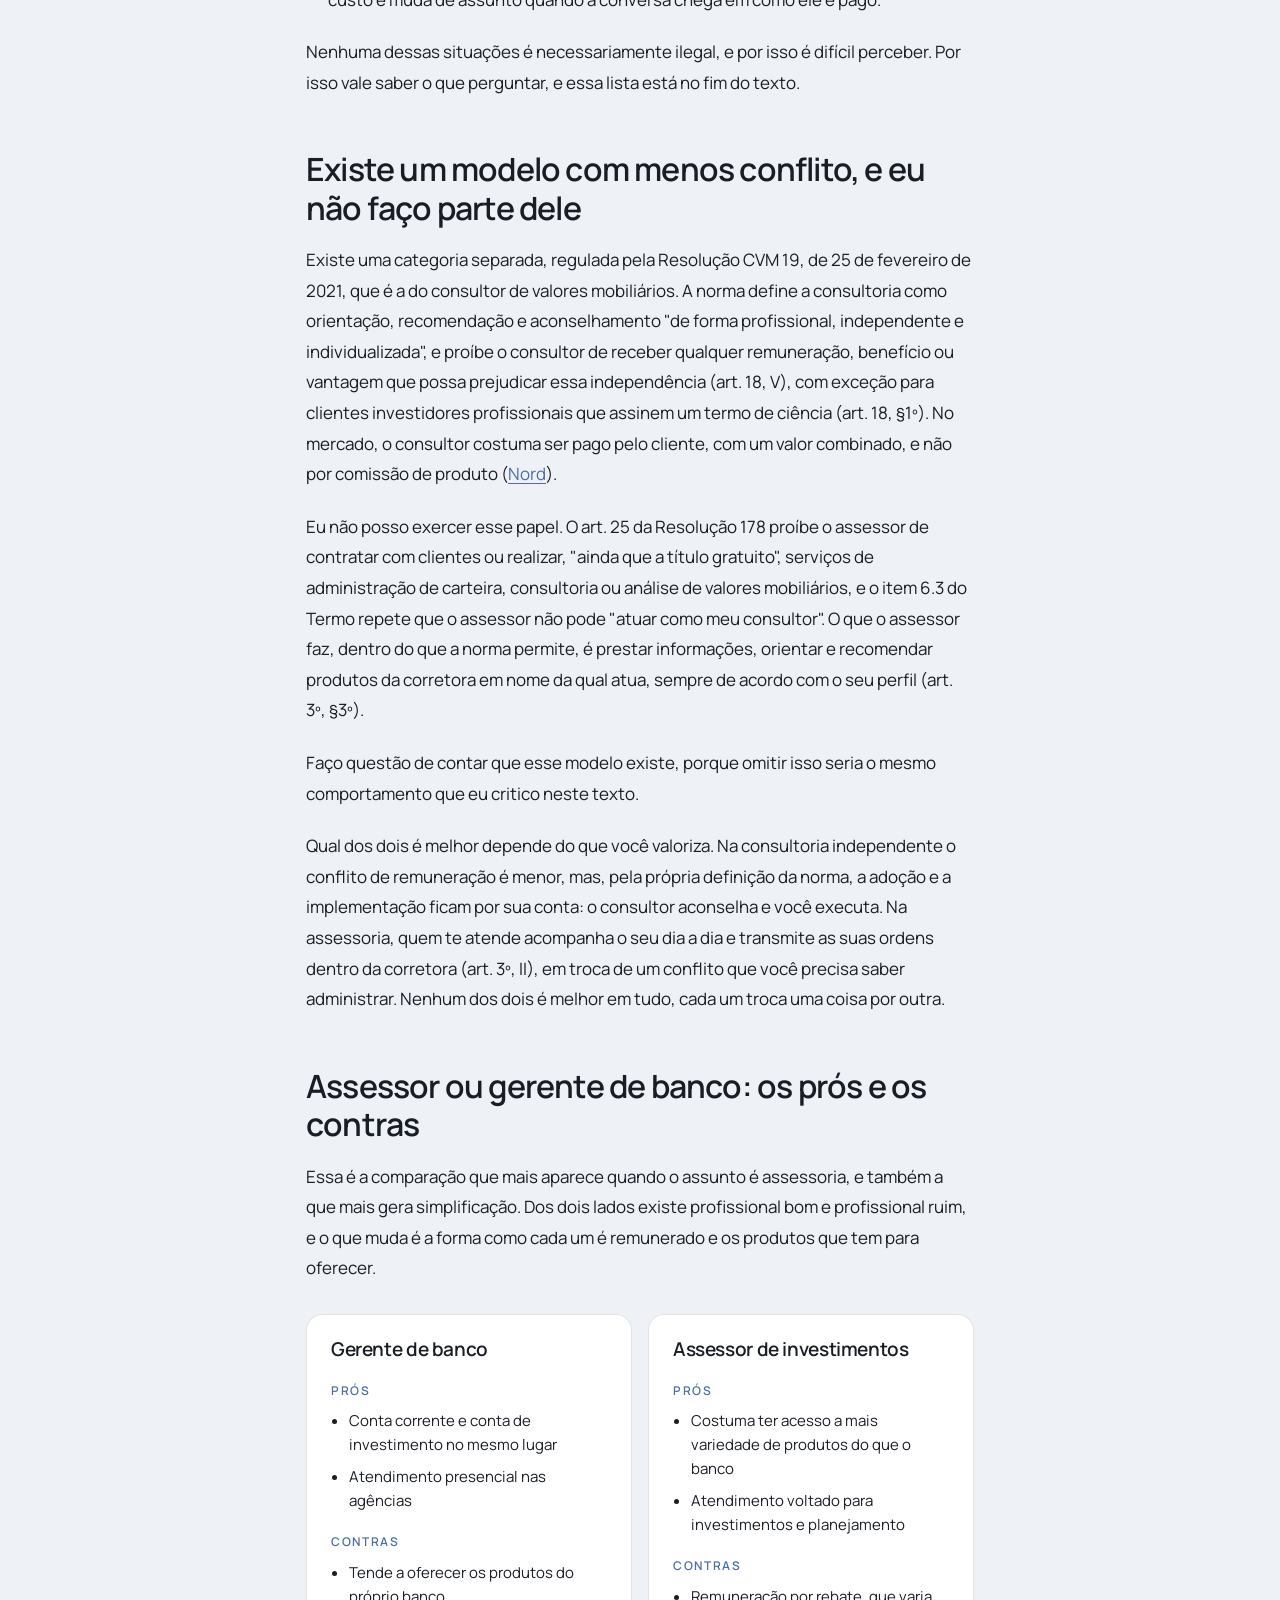
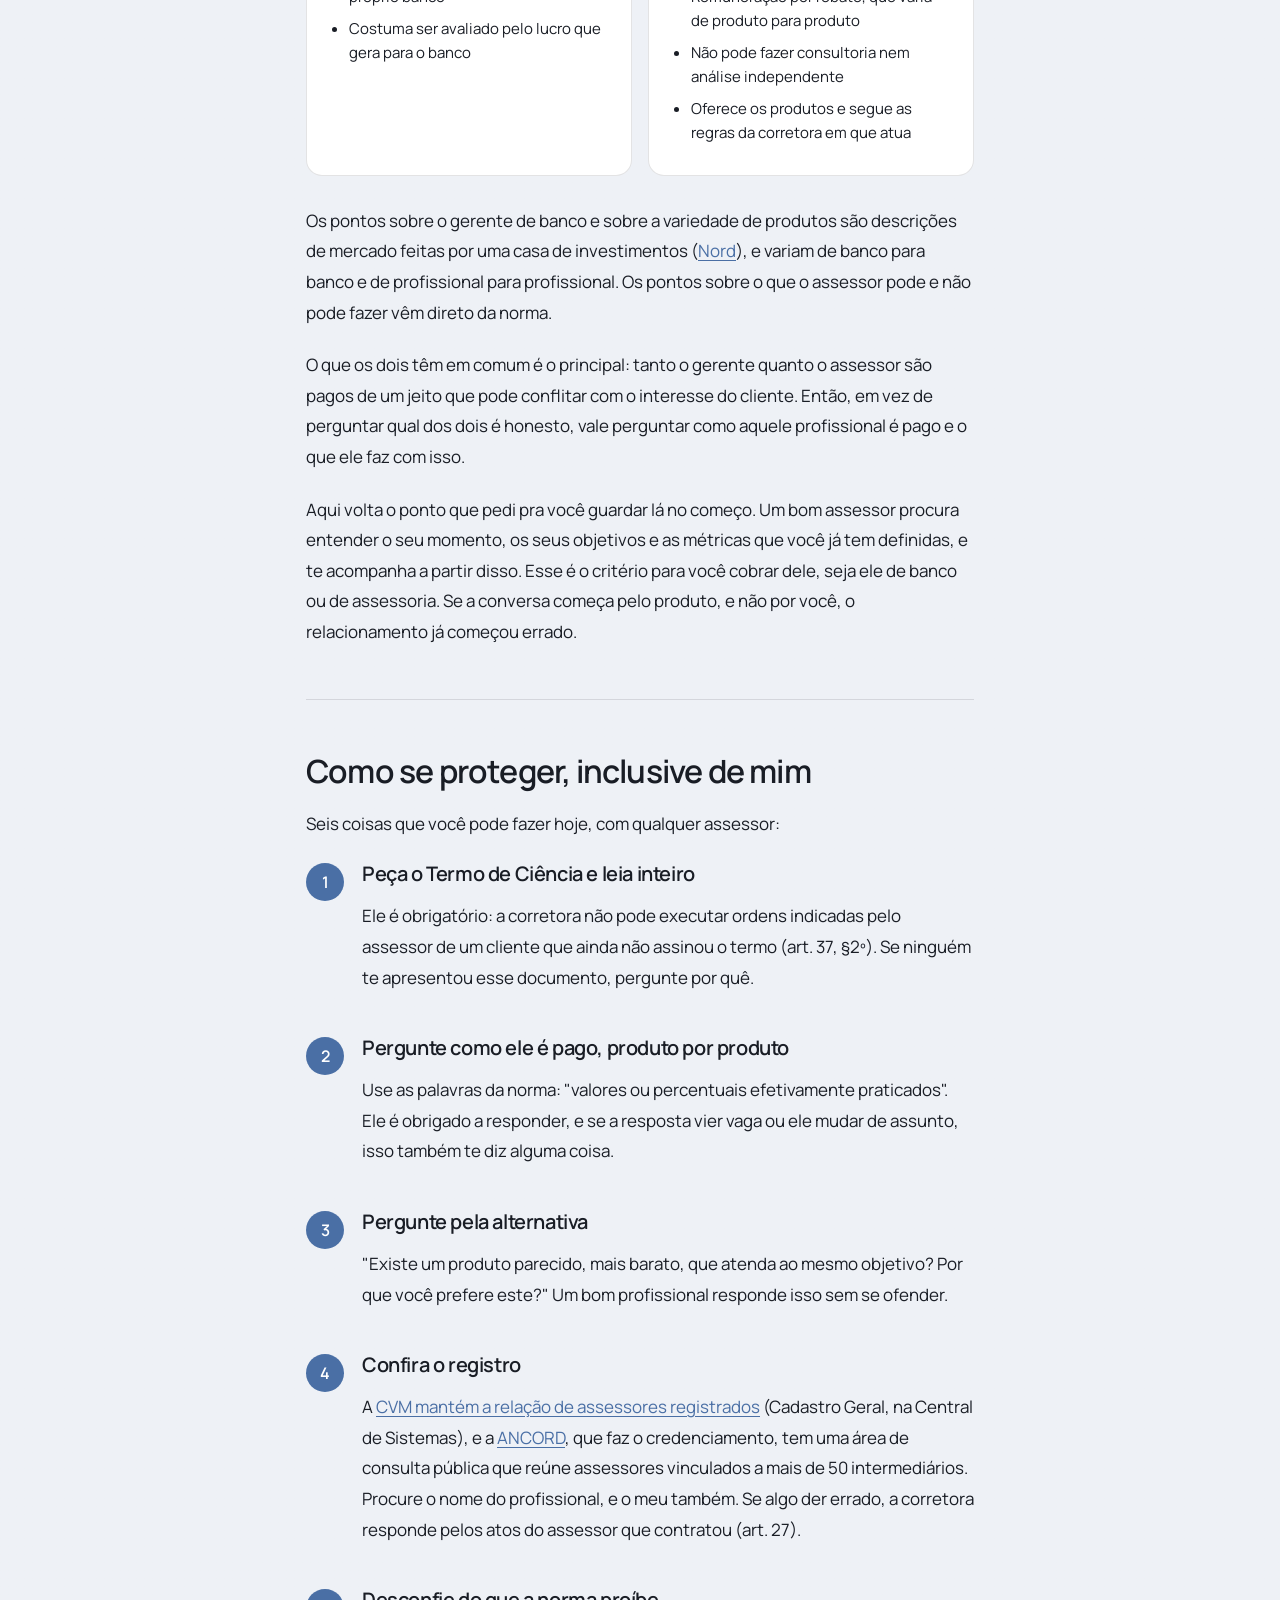
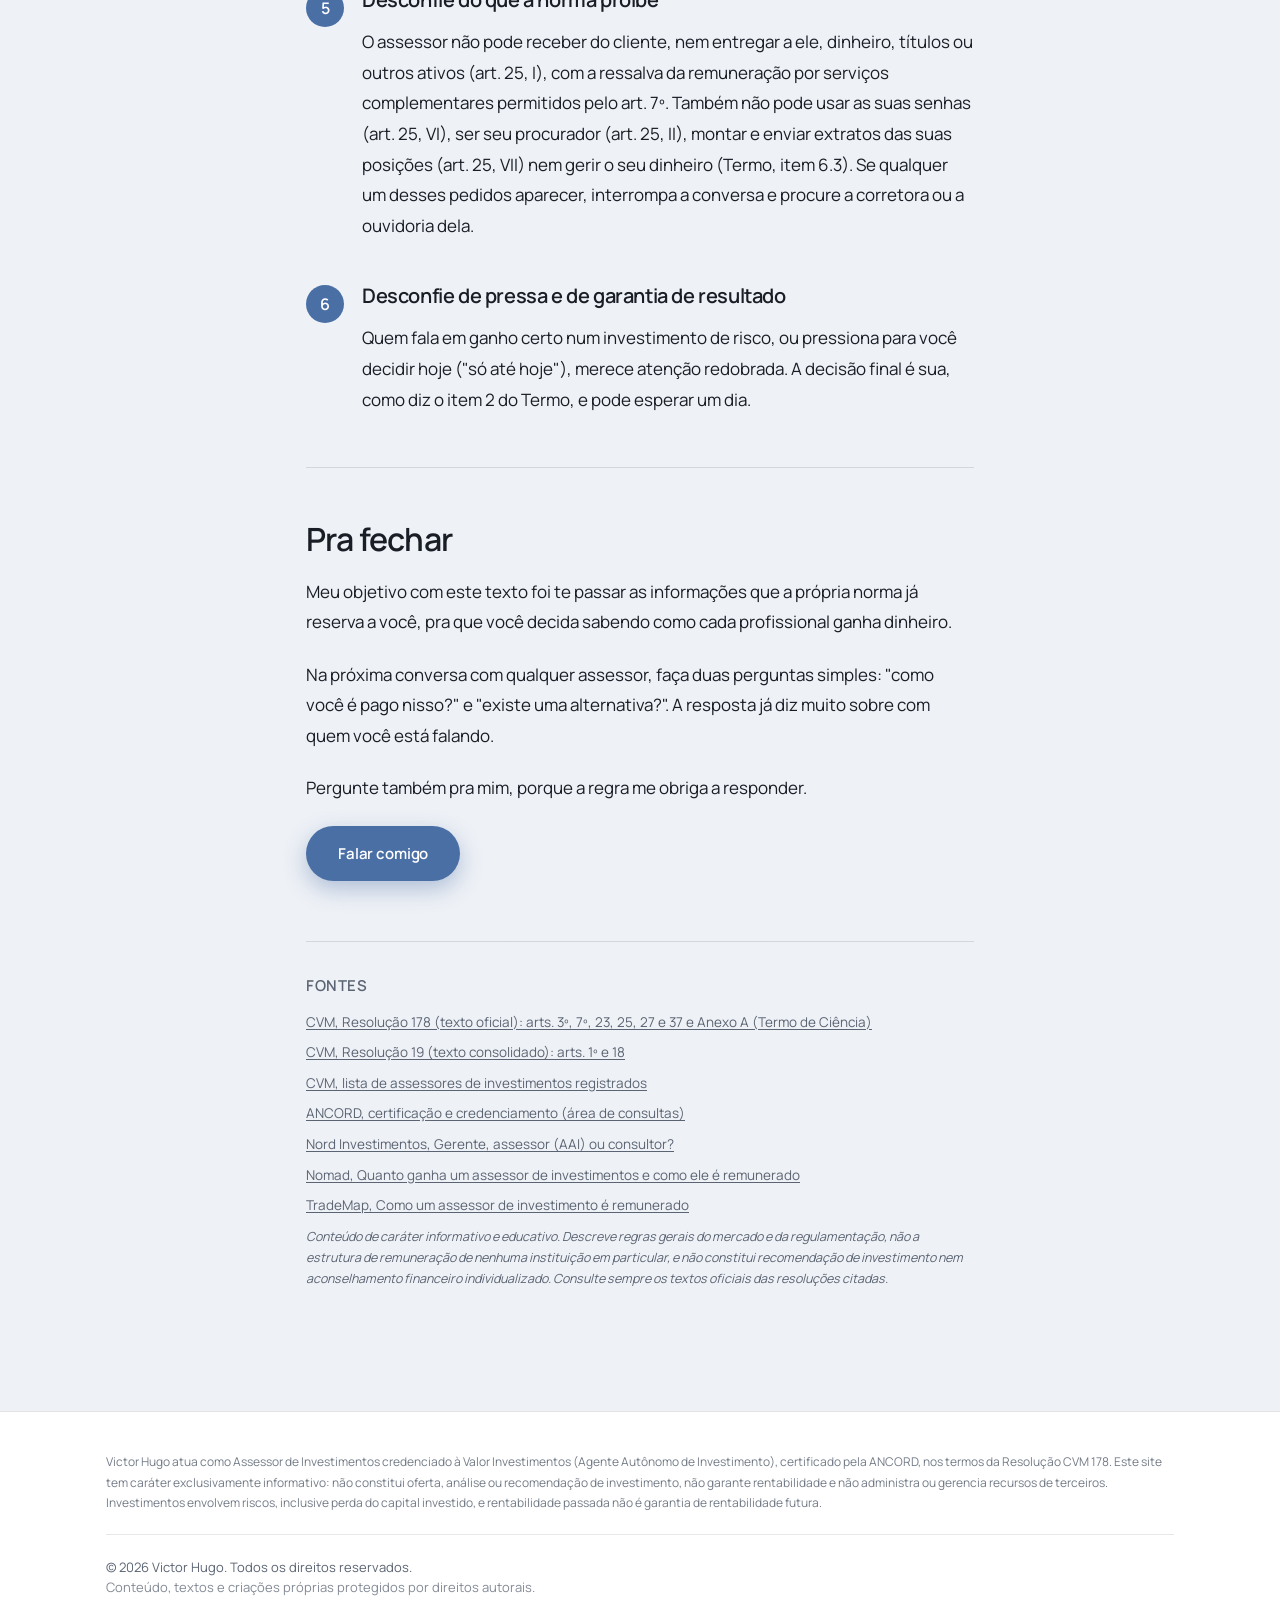
<file: site/artigos/como-o-assessor-e-remunerado.html>
<!DOCTYPE html>
<html lang="pt-BR">
<head>
<meta charset="utf-8">
<meta name="viewport" content="width=device-width, initial-scale=1">
<title>Como um assessor é remunerado e por que um mau profissional pode te deixar em desvantagem no mercado — Victor Hugo</title>
<meta name="description" content="A CVM escreve, no termo que você assina, que os interesses do assessor podem conflitar com os seus. Veja como ele é pago e o que cobrar de qualquer profissional.">
<meta property="og:type" content="article">
<meta property="og:locale" content="pt_BR">
<meta property="og:site_name" content="Victor Hugo">
<meta property="og:url" content="https://www.victorhugo.social/artigos/como-o-assessor-e-remunerado.html">
<meta property="og:title" content="Como um assessor é remunerado e por que um mau profissional pode te deixar em desvantagem no mercado">
<meta property="og:description" content="O termo que a CVM manda você assinar diz que os interesses do assessor podem entrar em conflito com os seus. Veja como ele é pago e o que cobrar de qualquer profissional.">
<meta property="og:image" content="https://www.victorhugo.social/img/foto-victor.jpg">
<meta name="twitter:card" content="summary_large_image">
<meta name="twitter:title" content="Como um assessor é remunerado e por que um mau profissional pode te deixar em desvantagem no mercado">
<meta name="twitter:description" content="O termo que a CVM manda você assinar diz que os interesses do assessor podem entrar em conflito com os seus. Veja como ele é pago e o que cobrar de qualquer profissional.">
<meta name="twitter:image" content="https://www.victorhugo.social/img/foto-victor.jpg">
<link rel="preconnect" href="https://fonts.googleapis.com">
<link rel="preconnect" href="https://fonts.gstatic.com" crossorigin>
<link href="https://fonts.googleapis.com/css2?family=Manrope:wght@300;400;500;600;700;800&display=swap" rel="stylesheet">
<link rel="icon" type="image/svg+xml" href="data:image/svg+xml,%3Csvg xmlns='http://www.w3.org/2000/svg' viewBox='0 0 100 100'%3E%3Crect width='100' height='100' rx='22' fill='%234a6fa5'/%3E%3Ctext x='50' y='68' font-family='Arial,Helvetica,sans-serif' font-size='54' font-weight='700' fill='white' text-anchor='middle'%3EVH%3C/text%3E%3C/svg%3E">
<link rel="stylesheet" href="../style.css">
</head>
<body>

<div id="blobs" aria-hidden="true">
  <div class="blob blob-0"></div>
  <div class="blob blob-1"></div>
  <div class="blob blob-2"></div>
</div>

<header class="site-header">
  <div class="header-inner">
    <div class="brand-group">
      <a href="../index.html" class="logo" data-hoverable>
        <span class="logo-dot"></span>
        <span class="logo-word">Victor Hugo</span>
      </a>
      <span class="brand-divider" aria-hidden="true"></span>
      <span class="brand-logo-chip">
        <img src="../img/logo-valor.png" alt="Valor Investimentos" class="brand-logo-img logo-light">
        <img src="../img/logo-valor-white.png" alt="Valor Investimentos" class="brand-logo-img logo-dark">
      </span>
    </div>
    <button type="button" id="theme-toggle" class="theme-toggle" style="margin-left:auto" data-hoverable aria-label="Alternar modo claro/escuro">
      <span id="theme-glyph">☀</span>
    </button>
  </div>
</header>

<main class="article-page">

  <a href="../index.html#artigos" class="article-back" data-hoverable>← Voltar para artigos</a>

  <div class="article-head">
    <p class="article-kicker">Mercado financeiro</p>
    <h1 class="article-h1">Como um assessor é remunerado e por que um mau profissional pode te deixar em desvantagem no mercado</h1>
    <p class="article-standfirst">A própria CVM escreve, no termo que você assina ao abrir conta, que os interesses do assessor podem entrar em conflito com os seus. Neste texto eu explico como o assessor é pago, onde está esse conflito e o que você pode cobrar de qualquer profissional.</p>
    <div class="article-byline">
      <span>Por <strong>Victor Hugo</strong></span>
      <span class="sep">·</span>
      <span>20 de outubro de 2026</span>
      <span class="sep">·</span>
      <span>11 min de leitura</span>
    </div>
  </div>

  <article class="article-body">
    <p class="article-lead">Quando você abre conta numa corretora através de um assessor, a corretora precisa pedir a sua assinatura num documento chamado Termo de Ciência, e o conteúdo mínimo dele é definido pela CVM. Um dos itens diz, escrito assim mesmo: <em>"Os interesses do assessor de investimento podem entrar em conflito com meus interesses, especialmente em razão da forma como ele é remunerado em decorrência das minhas decisões de investimento."</em></p>

    <p>A norma prevê que esse termo possa ser lido até no celular, mas vale ler com calma, porque é ali que está escrito como o assessor ganha dinheiro. Eu sou assessor de investimentos e quero te explicar isso do lado de dentro: o que o assessor faz, como ele é pago e o que você pode cobrar de qualquer profissional, inclusive de mim, pra você escolher com mais informação.</p>

    <h2>O que o assessor faz na prática?</h2>

    <p>Vou te explicar de forma simples. O mercado financeiro tem várias áreas, responsáveis pela parte operacional, comercial, administrativa e muitas outras, todas de grande importância. Dentro disso tudo, o assessor tem um lugar bem específico.</p>

    <p>Segundo o regulamento (Resolução CVM 178, de 14 de fevereiro de 2023, art. 3º), a atividade do assessor de investimento é prospectar e captar clientes, receber e transmitir as ordens deles e prestar informações sobre os produtos e serviços da instituição pela qual atua, o que inclui suporte, orientação e recomendações. Resumindo: o assessor está diretamente ligado a <strong>relacionamento e prospecção</strong>.</p>

    <p>O dia a dia, claro, é bem mais cheio: calls de alocação, dailies (as reuniões diárias de alinhamento), reuniões com gestoras, eventos e por aí vai. Mas se eu tivesse que explicar o trabalho em uma imagem só, seria esta:</p>

    <div class="pull-stat">
      <p><span class="big">O assessor recebe as peças e te entrega o carro.</span></p>
    </div>

    <p>É ele quem descomplica a visão complexa do mercado financeiro. Você não precisa de centenas de horas de estudo para saber o que cada produto faz ou como funciona a estrutura de uma aplicação, justamente porque existe um assessor para traduzir isso. Mesmo assim, entender o que você está comprando continua sendo parte do seu papel, só que com alguém te ajudando a traduzir o que é complexo.</p>

    <p>Um detalhe que muito investidor iniciante não sabe: o assessor, de longe, não é a figura mais técnica do mercado. Nenhum assessor domina sozinho cada operação. Quando a dúvida é muito técnica, ele conta com os brokers (especialistas de produto que dão suporte a quem atende o cliente) e com as gestoras. O que pesa mais na profissão é outra coisa: resiliência e conhecimento comercial são bem mais valorizados no mercado, porque o assessor precisa enxergar o que só o conhecimento técnico não alcança, que são os objetivos e o comportamento do investidor.</p>

    <p>Na prática, um bom assessor:</p>
    <ul>
      <li>explica estruturas de forma simples;</li>
      <li>compara rentabilidades entre alternativas;</li>
      <li>tira dúvidas e acompanha o mercado;</li>
      <li>entende o seu momento como profissional e como investidor;</li>
      <li>conhece seus objetivos futuros e as métricas que você já tem definidas;</li>
      <li>traça novos planejamentos e te acompanha nessa jornada.</li>
    </ul>

    <p>Guarda esse último ponto (entender o seu momento e os seus objetivos), porque ele é a chave para explicar, mais à frente, a diferença entre o assessor e o gerente do banco. Mais pra frente também tem a lista do que o assessor não pode fazer, que é a sua melhor proteção.</p>

    <h2>Como o assessor é remunerado</h2>

    <p>A resposta está no próprio Termo de Ciência. O modelo da CVM prevê, para os casos em que se aplica, este aviso:</p>

    <div class="article-callout">
      <p><strong>"O assessor de investimento recebe parte das taxas cobradas pelos intermediários."</strong></p>
      <p>Resolução CVM 178, Anexo A, item 4.1</p>
    </div>

    <p>Isso quer dizer que, normalmente, você não paga nada diretamente ao assessor. O que existe são as taxas que já vêm embutidas nos produtos, como a taxa de administração de um fundo, as taxas embutidas em produtos de renda fixa, como o CDB, e as comissões de produtos como o COE. Uma parte dessas taxas fica com a gestora ou com a corretora, e outra parte volta para quem distribuiu o produto. Esse repasse, que o mercado chama de rebate ou de comissão, é o que paga o assessor, e o valor muda de um produto para outro (<a href="https://www.nordinvestimentos.com.br/blog/gerente-assessor-aai-ou-consultor/" target="_blank" rel="noopener">Nord</a>, <a href="https://www.nomadglobal.com/portal/artigos/quanto-ganha-um-assessor-de-investimentos" target="_blank" rel="noopener">Nomad</a>, <a href="https://trademap.com.br/agencia/minhas-financas/veja-como-e-a-remuneracao-de-um-assessor-de-investimento" target="_blank" rel="noopener">TradeMap</a>). A norma também permite que o assessor cobre à parte por serviços complementares que não conflitem com a atividade (art. 25, I, e art. 7º), mas o modelo mais comum é o das taxas embutidas.</p>

    <p>Agora o item que muda a forma de enxergar tudo isso:</p>

    <div class="article-callout">
      <p><strong>"A remuneração recebida pelo assessor de investimento independe da rentabilidade que eu venha a ter com os produtos e serviços por ele oferecidos."</strong></p>
      <p>Resolução CVM 178, Anexo A, item 4.2</p>
    </div>

    <p>Isso não significa que o assessor torça contra você, quem diz isso simplifica demais. O incentivo financeiro dele está ligado ao que você aplica e a onde você aplica, e não ao quanto você rende, e é essa diferença que sustenta o resto do texto.</p>

    <p>A norma também obriga o assessor a explicar, sempre que você pedir, como ele é remunerado em cada produto, "incluindo valores ou percentuais efetivamente praticados", e essa explicação precisa abranger "todas as formas e arranjos de remuneração, inclusive eventuais adiantamentos feitos pelo intermediário" (art. 23, §1º, III, e §2º). Ou seja, perguntar "quanto você ganha com isso?" é um direito seu e não tem nada de indelicado.</p>

    <h2>O conflito de interesse que isso cria</h2>

    <p>Se cada produto repassa um valor diferente, existe um incentivo para o assessor indicar o que repassa mais. A própria CVM trata disso no termo. Para o assessor que atua em mais de uma corretora, o modelo prevê este aviso:</p>

    <div class="article-callout">
      <p><strong>"O assessor de investimento pode estar vinculado a múltiplos intermediários e receber de cada um deles remuneração distinta para produtos semelhantes, o que pode fazer com que ele tenha um incentivo financeiro para direcionar meus investimentos a intermediários específicos sem que isso seja em meu benefício."</strong></p>
      <p>Resolução CVM 178, Anexo A, item 4.3</p>
    </div>

    <p>Eu prefiro falar isso abertamente, porque negar que o conflito existe só faz o profissional parecer menos confiável. Ele existe, está na norma e está escrito no documento que o cliente assina. O que diferencia um bom profissional de um mau é o que ele faz com esse conflito.</p>

    <h3>Como um mau profissional pode te deixar em desvantagem</h3>

    <p>Não precisa de golpe nem de nada ilegal. Basta uma destas situações, que podem passar despercebidas:</p>

    <ul>
      <li><strong>Custo.</strong> Imagine dois produtos parecidos para o mesmo objetivo, um que repassa pouco a quem distribuiu e outro que repassa mais. Se o profissional indica o segundo e você nem sabe que o primeiro existia, você pode acabar pagando mais caro sem perceber.</li>
      <li><strong>Adequação.</strong> A norma exige que a recomendação seja compatível com o seu perfil (art. 3º, §3º). Isso quer dizer que o produto precisa caber no perfil que você respondeu, mas não que ele seja a opção mais vantajosa para você entre as adequadas, nem que combine com o seu objetivo e o seu prazo.</li>
      <li><strong>Informação.</strong> O profissional não explica o que você está comprando, não mostra o custo e muda de assunto quando a conversa chega em como ele é pago.</li>
    </ul>

    <p>Nenhuma dessas situações é necessariamente ilegal, e por isso é difícil perceber. Por isso vale saber o que perguntar, e essa lista está no fim do texto.</p>

    <h2>Existe um modelo com menos conflito, e eu não faço parte dele</h2>

    <p>Existe uma categoria separada, regulada pela Resolução CVM 19, de 25 de fevereiro de 2021, que é a do consultor de valores mobiliários. A norma define a consultoria como orientação, recomendação e aconselhamento "de forma profissional, independente e individualizada", e proíbe o consultor de receber qualquer remuneração, benefício ou vantagem que possa prejudicar essa independência (art. 18, V), com exceção para clientes investidores profissionais que assinem um termo de ciência (art. 18, §1º). No mercado, o consultor costuma ser pago pelo cliente, com um valor combinado, e não por comissão de produto (<a href="https://www.nordinvestimentos.com.br/blog/gerente-assessor-aai-ou-consultor/" target="_blank" rel="noopener">Nord</a>).</p>

    <p>Eu não posso exercer esse papel. O art. 25 da Resolução 178 proíbe o assessor de contratar com clientes ou realizar, "ainda que a título gratuito", serviços de administração de carteira, consultoria ou análise de valores mobiliários, e o item 6.3 do Termo repete que o assessor não pode "atuar como meu consultor". O que o assessor faz, dentro do que a norma permite, é prestar informações, orientar e recomendar produtos da corretora em nome da qual atua, sempre de acordo com o seu perfil (art. 3º, §3º).</p>

    <p>Faço questão de contar que esse modelo existe, porque omitir isso seria o mesmo comportamento que eu critico neste texto.</p>

    <p>Qual dos dois é melhor depende do que você valoriza. Na consultoria independente o conflito de remuneração é menor, mas, pela própria definição da norma, a adoção e a implementação ficam por sua conta: o consultor aconselha e você executa. Na assessoria, quem te atende acompanha o seu dia a dia e transmite as suas ordens dentro da corretora (art. 3º, II), em troca de um conflito que você precisa saber administrar. Nenhum dos dois é melhor em tudo, cada um troca uma coisa por outra.</p>

    <h2>Assessor ou gerente de banco: os prós e os contras</h2>

    <p>Essa é a comparação que mais aparece quando o assunto é assessoria, e também a que mais gera simplificação. Dos dois lados existe profissional bom e profissional ruim, e o que muda é a forma como cada um é remunerado e os produtos que tem para oferecer.</p>

    <div class="compare-grid">
      <div class="compare-card">
        <h3>Gerente de banco</h3>
        <h4>Prós</h4>
        <ul>
          <li>Conta corrente e conta de investimento no mesmo lugar</li>
          <li>Atendimento presencial nas agências</li>
        </ul>
        <h4>Contras</h4>
        <ul>
          <li>Tende a oferecer os produtos do próprio banco</li>
          <li>Costuma ser avaliado pelo lucro que gera para o banco</li>
        </ul>
      </div>
      <div class="compare-card">
        <h3>Assessor de investimentos</h3>
        <h4>Prós</h4>
        <ul>
          <li>Costuma ter acesso a mais variedade de produtos do que o banco</li>
          <li>Atendimento voltado para investimentos e planejamento</li>
        </ul>
        <h4>Contras</h4>
        <ul>
          <li>Remuneração por rebate, que varia de produto para produto</li>
          <li>Não pode fazer consultoria nem análise independente</li>
          <li>Oferece os produtos e segue as regras da corretora em que atua</li>
        </ul>
      </div>
    </div>

    <p>Os pontos sobre o gerente de banco e sobre a variedade de produtos são descrições de mercado feitas por uma casa de investimentos (<a href="https://www.nordinvestimentos.com.br/blog/gerente-assessor-aai-ou-consultor/" target="_blank" rel="noopener">Nord</a>), e variam de banco para banco e de profissional para profissional. Os pontos sobre o que o assessor pode e não pode fazer vêm direto da norma.</p>

    <p>O que os dois têm em comum é o principal: tanto o gerente quanto o assessor são pagos de um jeito que pode conflitar com o interesse do cliente. Então, em vez de perguntar qual dos dois é honesto, vale perguntar como aquele profissional é pago e o que ele faz com isso.</p>

    <p>Aqui volta o ponto que pedi pra você guardar lá no começo. Um bom assessor procura entender o seu momento, os seus objetivos e as métricas que você já tem definidas, e te acompanha a partir disso. Esse é o critério para você cobrar dele, seja ele de banco ou de assessoria. Se a conversa começa pelo produto, e não por você, o relacionamento já começou errado.</p>

    <hr>

    <h2>Como se proteger, inclusive de mim</h2>

    <p>Seis coisas que você pode fazer hoje, com qualquer assessor:</p>

    <div class="article-steps">

      <div class="article-step">
        <h3>Peça o Termo de Ciência e leia inteiro</h3>
        <p>Ele é obrigatório: a corretora não pode executar ordens indicadas pelo assessor de um cliente que ainda não assinou o termo (art. 37, §2º). Se ninguém te apresentou esse documento, pergunte por quê.</p>
      </div>

      <div class="article-step">
        <h3>Pergunte como ele é pago, produto por produto</h3>
        <p>Use as palavras da norma: "valores ou percentuais efetivamente praticados". Ele é obrigado a responder, e se a resposta vier vaga ou ele mudar de assunto, isso também te diz alguma coisa.</p>
      </div>

      <div class="article-step">
        <h3>Pergunte pela alternativa</h3>
        <p>"Existe um produto parecido, mais barato, que atenda ao mesmo objetivo? Por que você prefere este?" Um bom profissional responde isso sem se ofender.</p>
      </div>

      <div class="article-step">
        <h3>Confira o registro</h3>
        <p>A <a href="https://www.gov.br/cvm/pt-br/assuntos/regulados/consultas-por-participante/agentes-autonomos" target="_blank" rel="noopener">CVM mantém a relação de assessores registrados</a> (Cadastro Geral, na Central de Sistemas), e a <a href="https://ancord.org.br/certificacao-e-credenciamento/" target="_blank" rel="noopener">ANCORD</a>, que faz o credenciamento, tem uma área de consulta pública que reúne assessores vinculados a mais de 50 intermediários. Procure o nome do profissional, e o meu também. Se algo der errado, a corretora responde pelos atos do assessor que contratou (art. 27).</p>
      </div>

      <div class="article-step">
        <h3>Desconfie do que a norma proíbe</h3>
        <p>O assessor não pode receber do cliente, nem entregar a ele, dinheiro, títulos ou outros ativos (art. 25, I), com a ressalva da remuneração por serviços complementares permitidos pelo art. 7º. Também não pode usar as suas senhas (art. 25, VI), ser seu procurador (art. 25, II), montar e enviar extratos das suas posições (art. 25, VII) nem gerir o seu dinheiro (Termo, item 6.3). Se qualquer um desses pedidos aparecer, interrompa a conversa e procure a corretora ou a ouvidoria dela.</p>
      </div>

      <div class="article-step">
        <h3>Desconfie de pressa e de garantia de resultado</h3>
        <p>Quem fala em ganho certo num investimento de risco, ou pressiona para você decidir hoje ("só até hoje"), merece atenção redobrada. A decisão final é sua, como diz o item 2 do Termo, e pode esperar um dia.</p>
      </div>

    </div>

    <hr>

    <h2>Pra fechar</h2>

    <p>Meu objetivo com este texto foi te passar as informações que a própria norma já reserva a você, pra que você decida sabendo como cada profissional ganha dinheiro.</p>

    <p>Na próxima conversa com qualquer assessor, faça duas perguntas simples: "como você é pago nisso?" e "existe uma alternativa?". A resposta já diz muito sobre com quem você está falando.</p>

    <p>Pergunte também pra mim, porque a regra me obriga a responder.</p>

    <p><a class="btn btn-primary" href="../index.html#contato" data-hoverable>Falar comigo</a></p>

    <div class="article-sources">
      <h3>Fontes</h3>
      <ul>
        <li><a href="https://conteudo.cvm.gov.br/export/sites/cvm/legislacao/resolucoes/anexos/100/resol178.pdf" target="_blank" rel="noopener">CVM, Resolução 178 (texto oficial): arts. 3º, 7º, 23, 25, 27 e 37 e Anexo A (Termo de Ciência)</a></li>
        <li><a href="https://conteudo.cvm.gov.br/export/sites/cvm/legislacao/resolucoes/anexos/001/resol019consolid.pdf" target="_blank" rel="noopener">CVM, Resolução 19 (texto consolidado): arts. 1º e 18</a></li>
        <li><a href="https://www.gov.br/cvm/pt-br/assuntos/regulados/consultas-por-participante/agentes-autonomos" target="_blank" rel="noopener">CVM, lista de assessores de investimentos registrados</a></li>
        <li><a href="https://ancord.org.br/certificacao-e-credenciamento/" target="_blank" rel="noopener">ANCORD, certificação e credenciamento (área de consultas)</a></li>
        <li><a href="https://www.nordinvestimentos.com.br/blog/gerente-assessor-aai-ou-consultor/" target="_blank" rel="noopener">Nord Investimentos, Gerente, assessor (AAI) ou consultor?</a></li>
        <li><a href="https://www.nomadglobal.com/portal/artigos/quanto-ganha-um-assessor-de-investimentos" target="_blank" rel="noopener">Nomad, Quanto ganha um assessor de investimentos e como ele é remunerado</a></li>
        <li><a href="https://trademap.com.br/agencia/minhas-financas/veja-como-e-a-remuneracao-de-um-assessor-de-investimento" target="_blank" rel="noopener">TradeMap, Como um assessor de investimento é remunerado</a></li>
      </ul>
      <p class="article-note">Conteúdo de caráter informativo e educativo. Descreve regras gerais do mercado e da regulamentação, não a estrutura de remuneração de nenhuma instituição em particular, e não constitui recomendação de investimento nem aconselhamento financeiro individualizado. Consulte sempre os textos oficiais das resoluções citadas.</p>
    </div>

  </article>

</main>

<footer class="site-footer">
  <div class="footer-inner">
    <div class="cvm-disclaimer">
      Victor Hugo atua como Assessor de Investimentos credenciado à Valor Investimentos (Agente Autônomo de Investimento), certificado pela ANCORD, nos termos da Resolução CVM 178. Este site tem caráter exclusivamente informativo: não constitui oferta, análise ou recomendação de investimento, não garante rentabilidade e não administra ou gerencia recursos de terceiros. Investimentos envolvem riscos, inclusive perda do capital investido, e rentabilidade passada não é garantia de rentabilidade futura.
    </div>
    <div class="footer-legal">
      <div>© 2026 Victor Hugo. Todos os direitos reservados.</div>
      <div class="footer-sub">Conteúdo, textos e criações próprias protegidos por direitos autorais.</div>
    </div>
  </div>
</footer>

<script>
(function () {
  'use strict';
  var root = document.documentElement;
  var themeToggle = document.getElementById('theme-toggle');
  var themeGlyph = document.getElementById('theme-glyph');

  function applyTheme(dark) {
    root.setAttribute('data-theme', dark ? 'dark' : 'light');
    themeGlyph.textContent = dark ? '☾' : '☀';
  }

  var saved = localStorage.getItem('theme');
  applyTheme(saved ? saved === 'dark' : window.matchMedia('(prefers-color-scheme: dark)').matches);

  themeToggle.addEventListener('click', function () {
    var dark = root.getAttribute('data-theme') !== 'dark';
    applyTheme(dark);
    localStorage.setItem('theme', dark ? 'dark' : 'light');
  });
})();
</script>
</body>
</html>
</file>
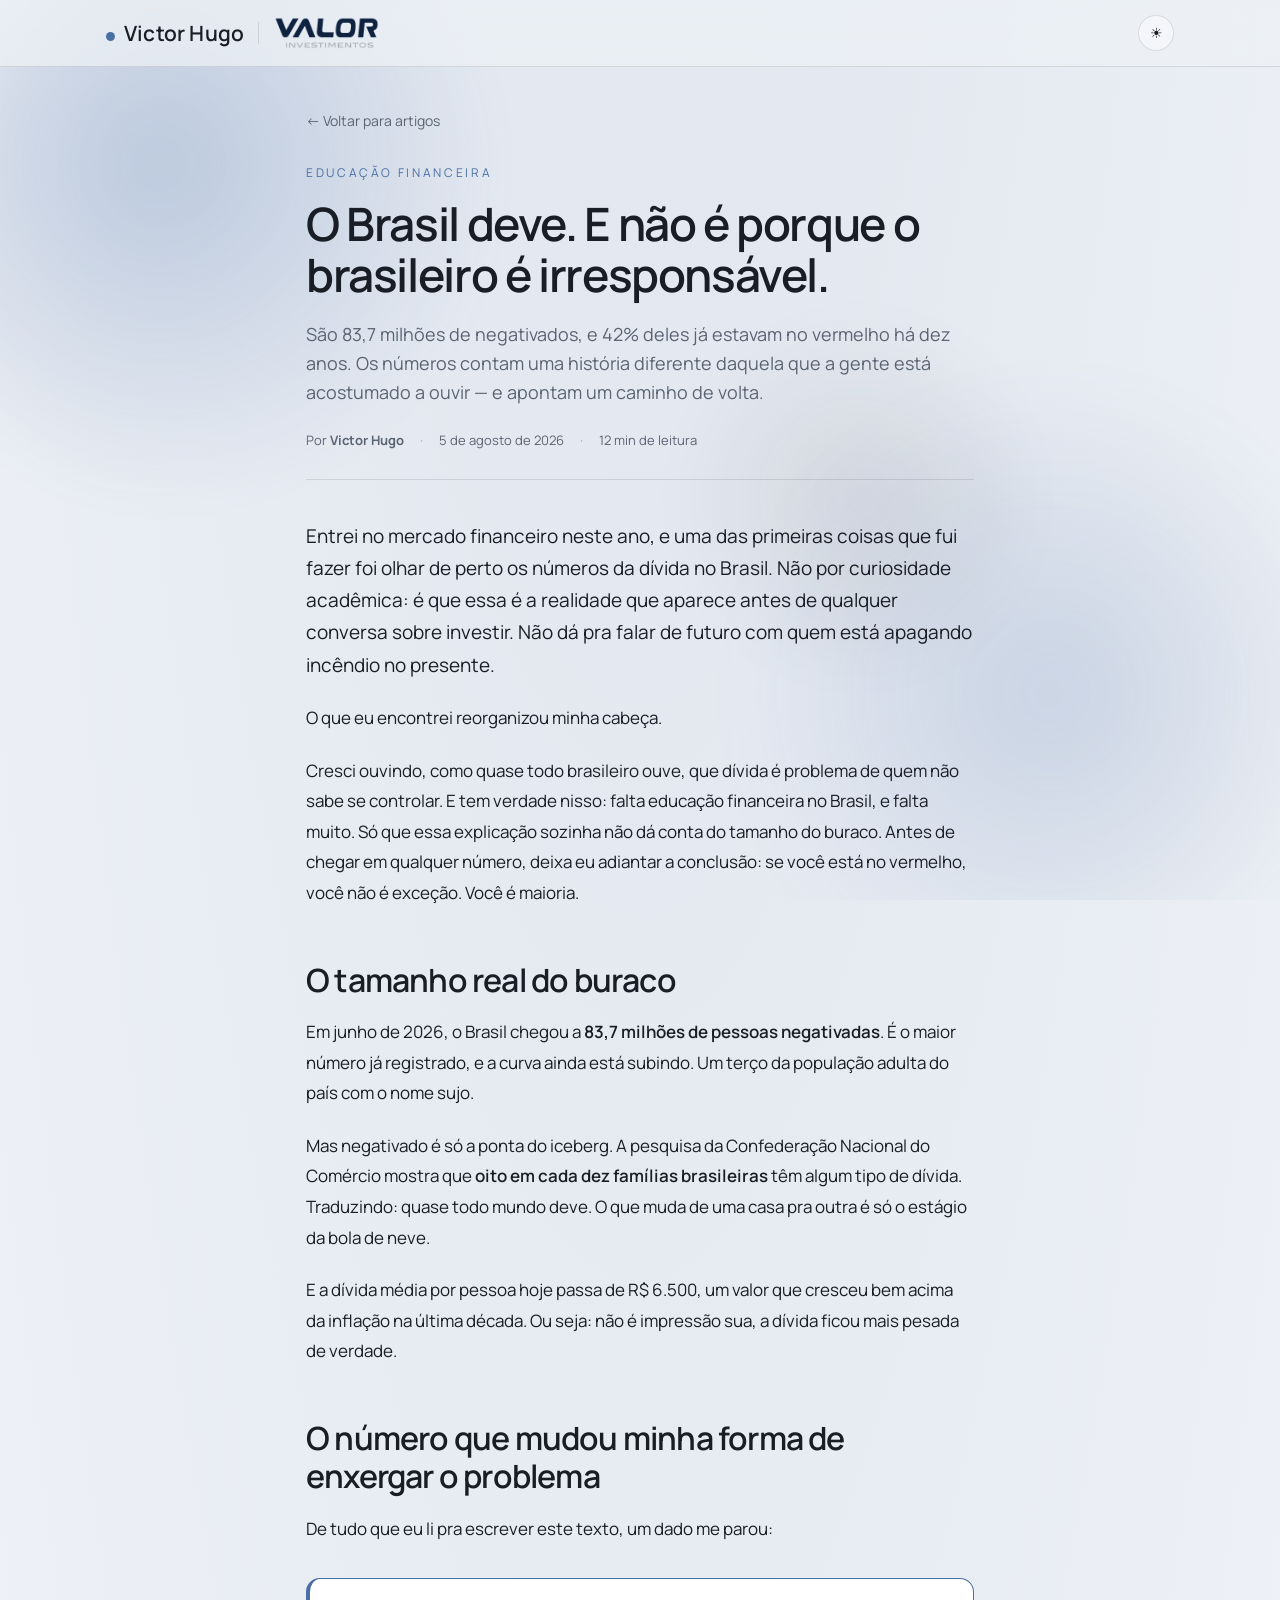
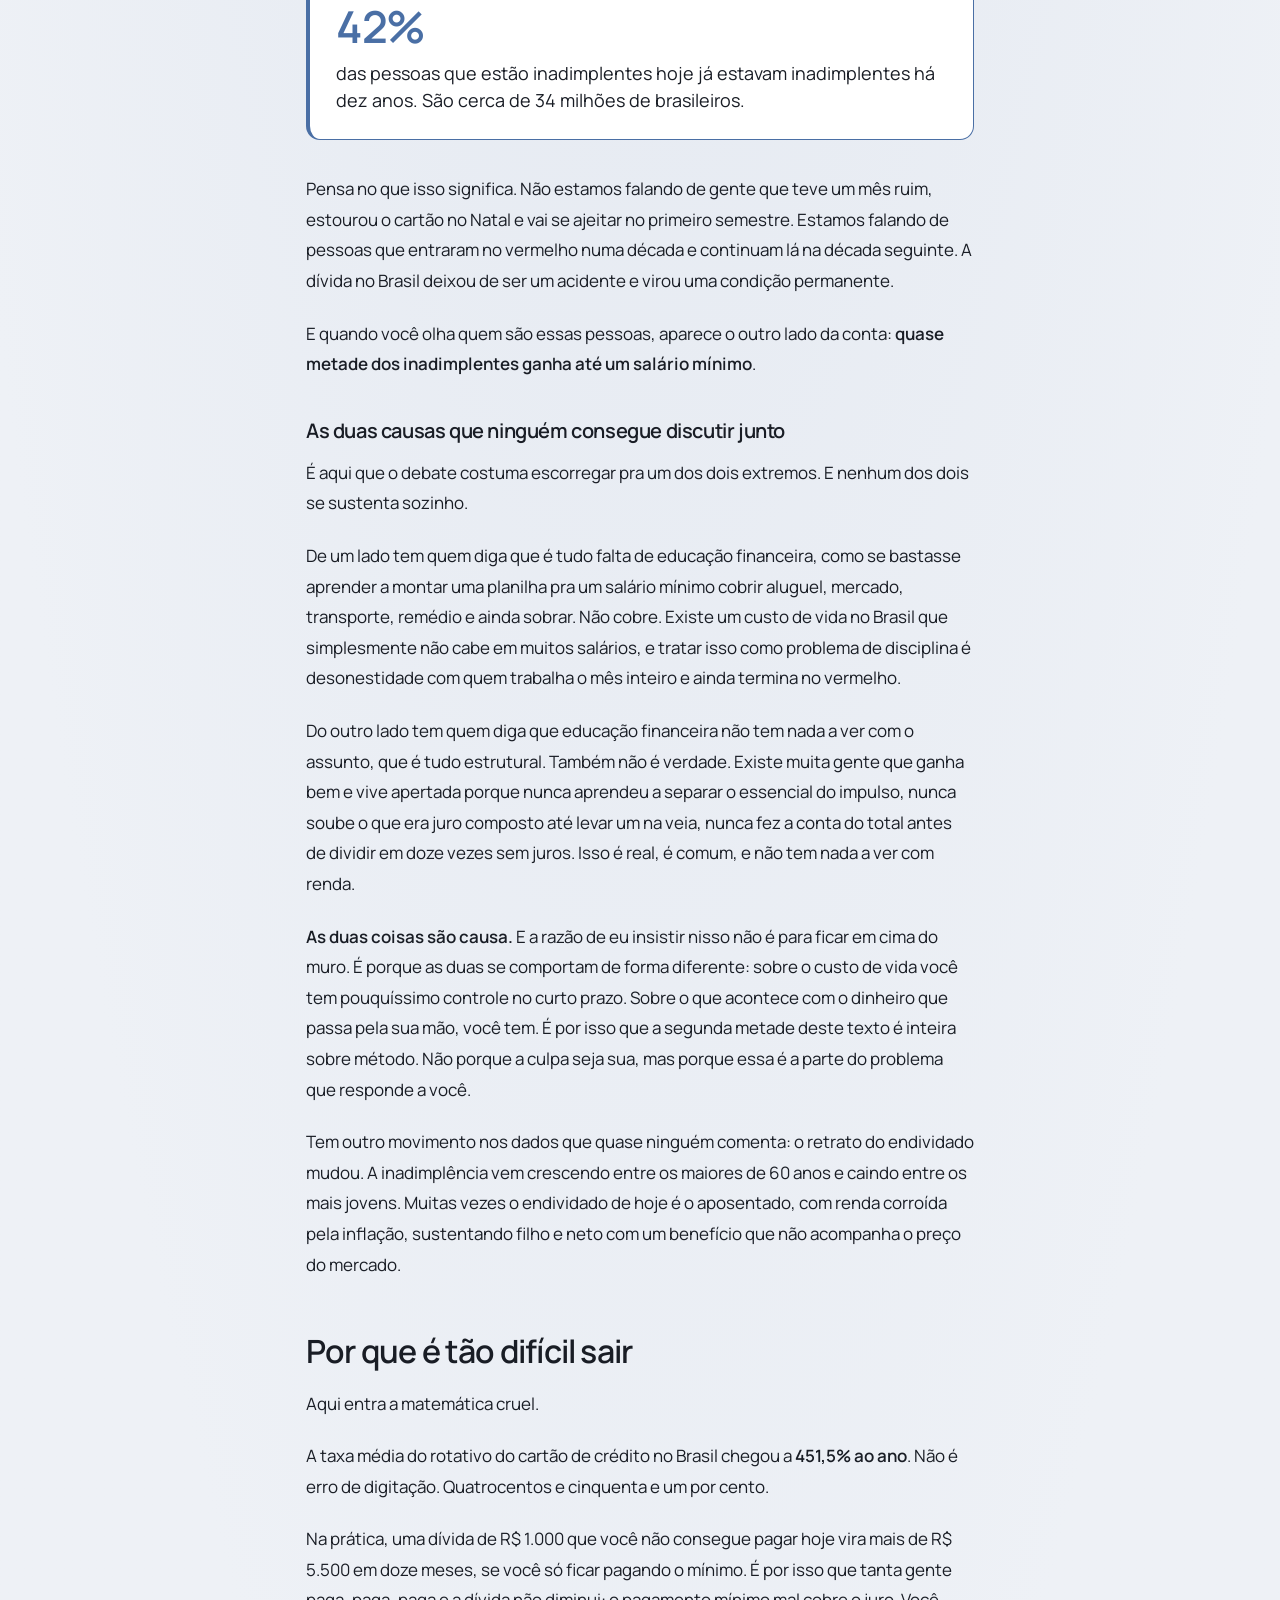
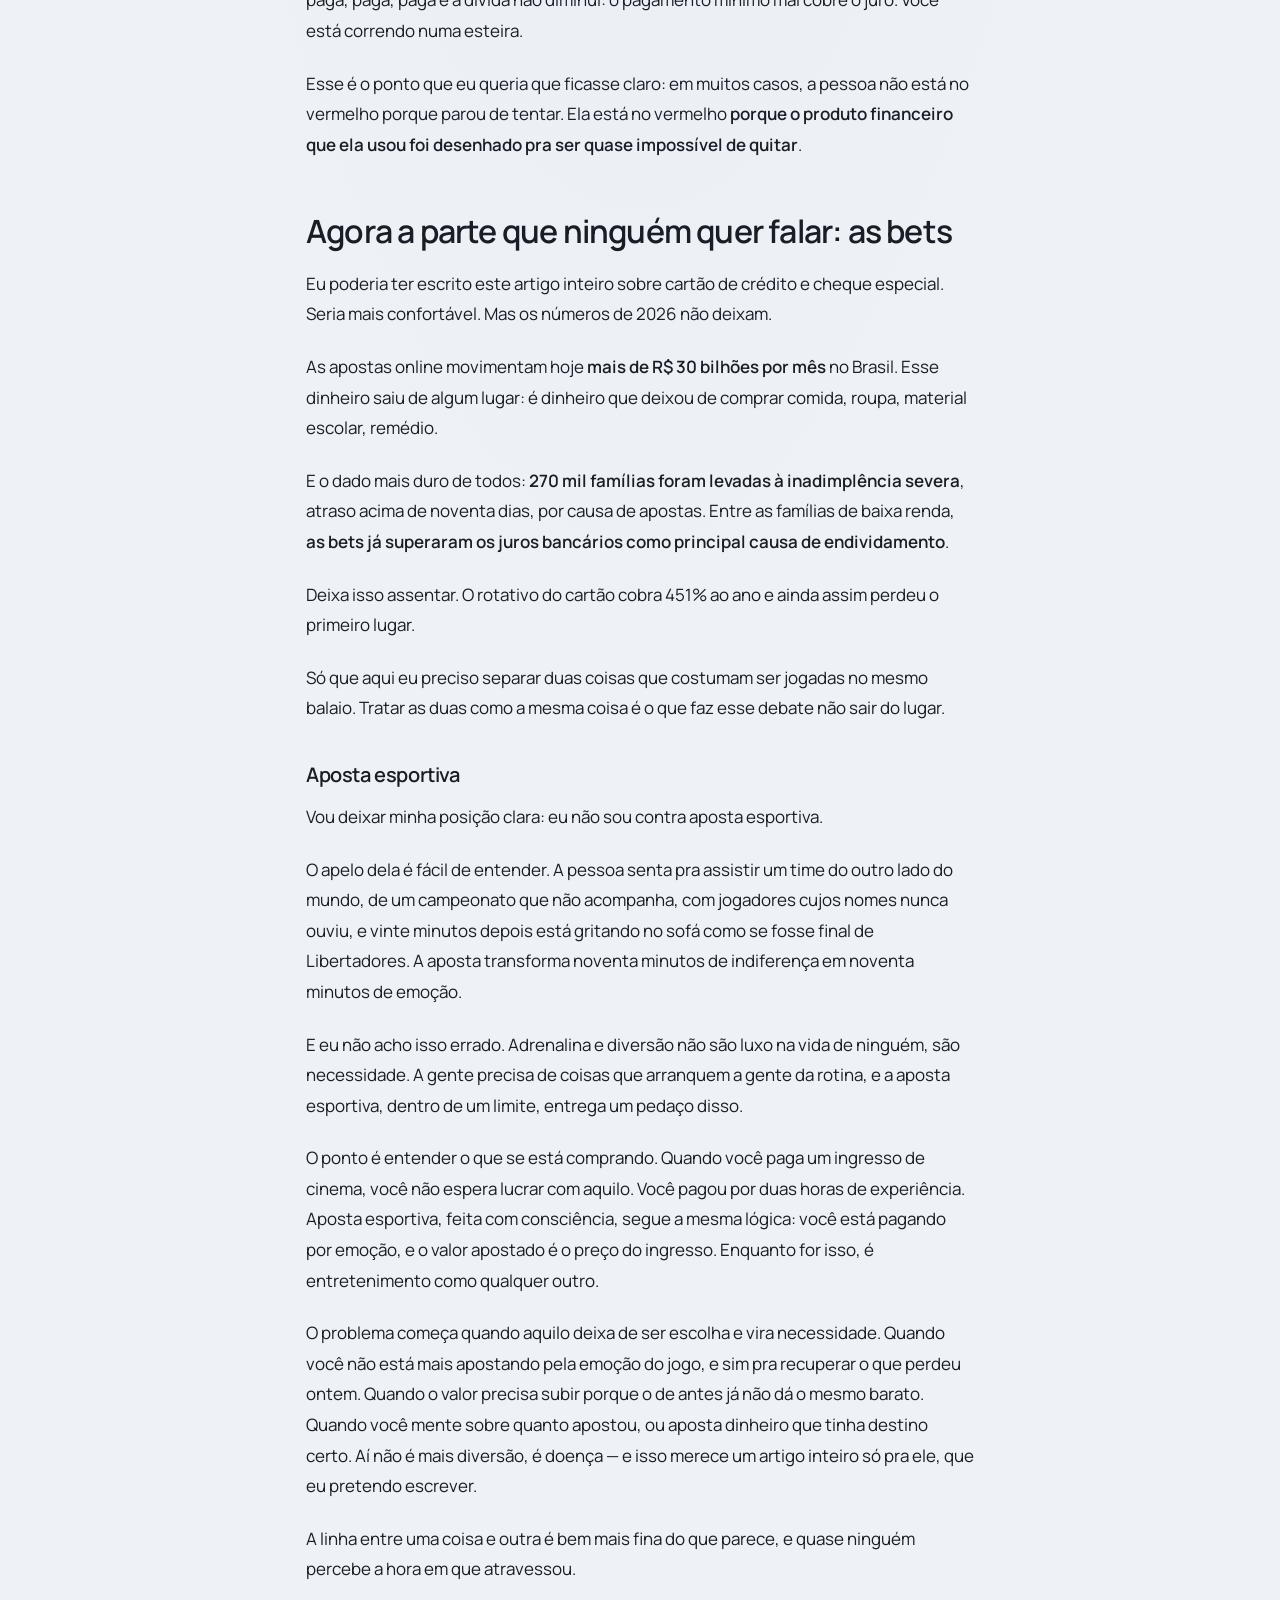
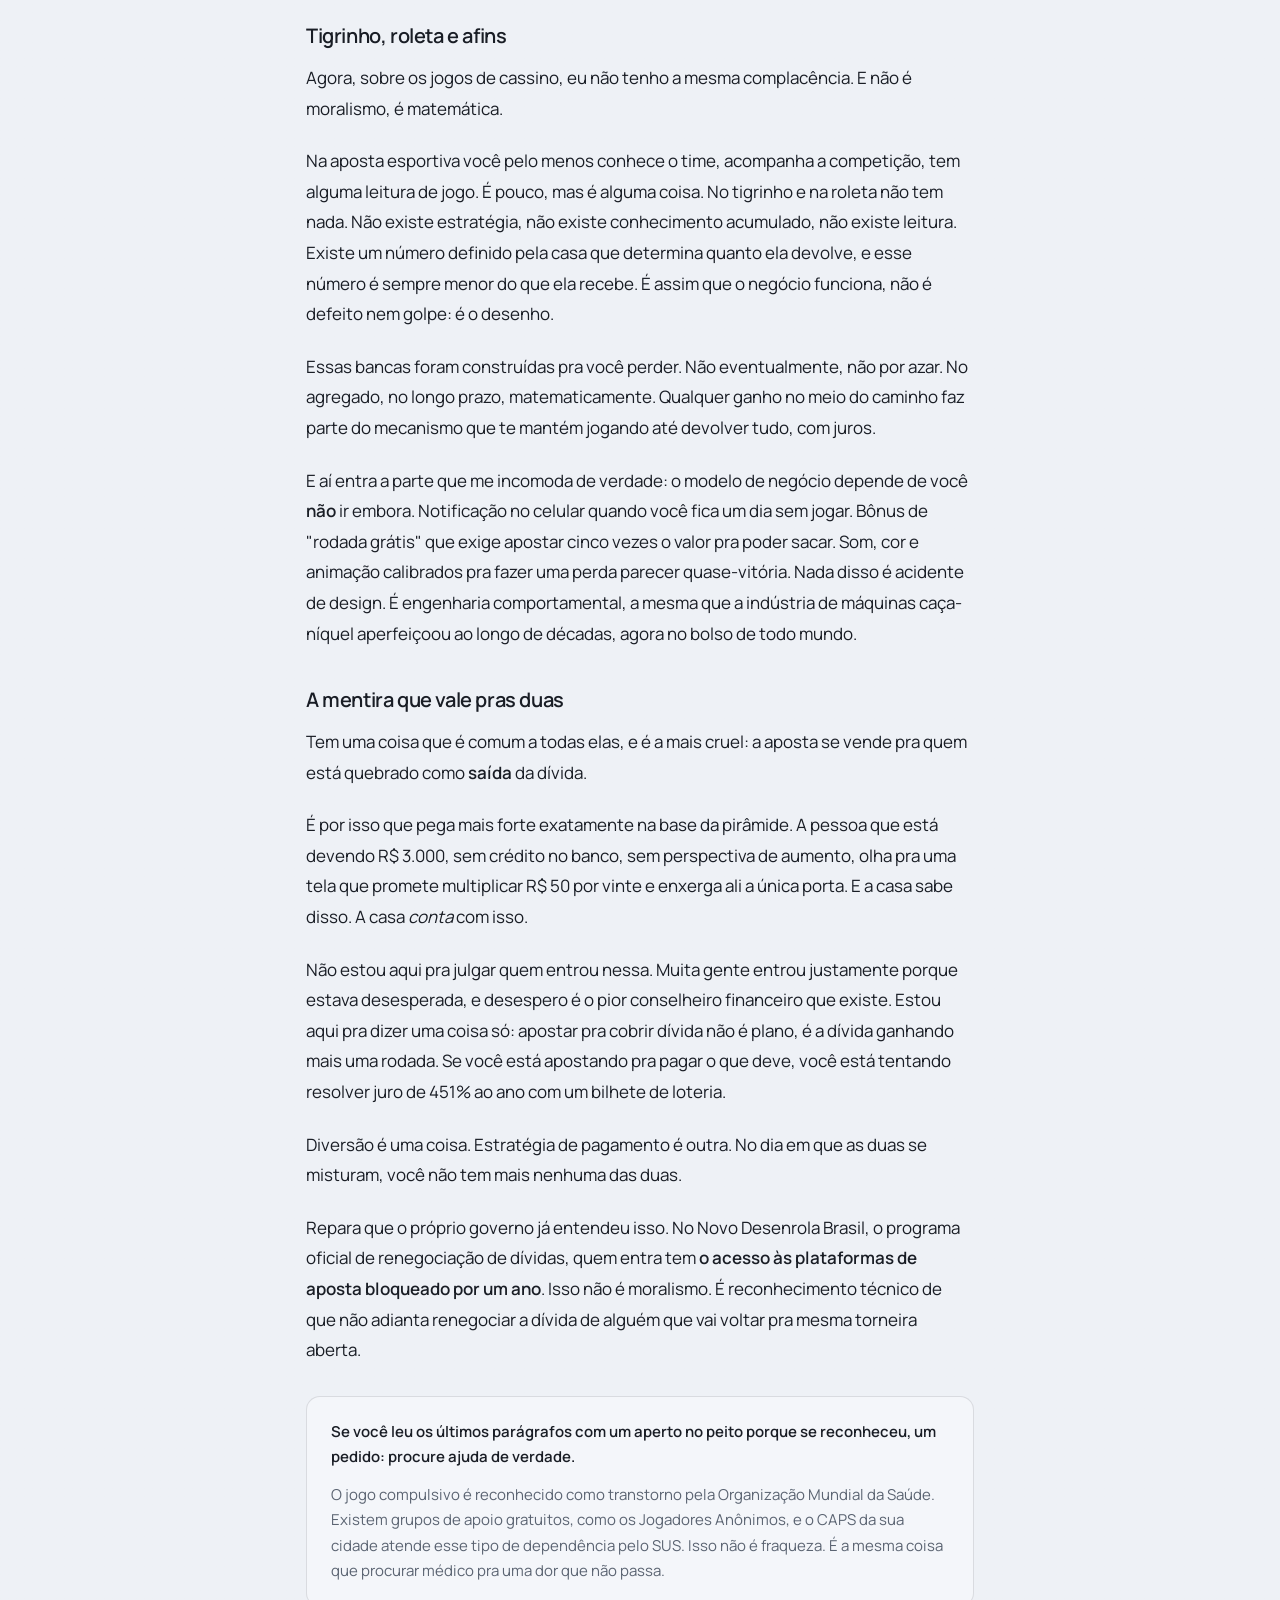
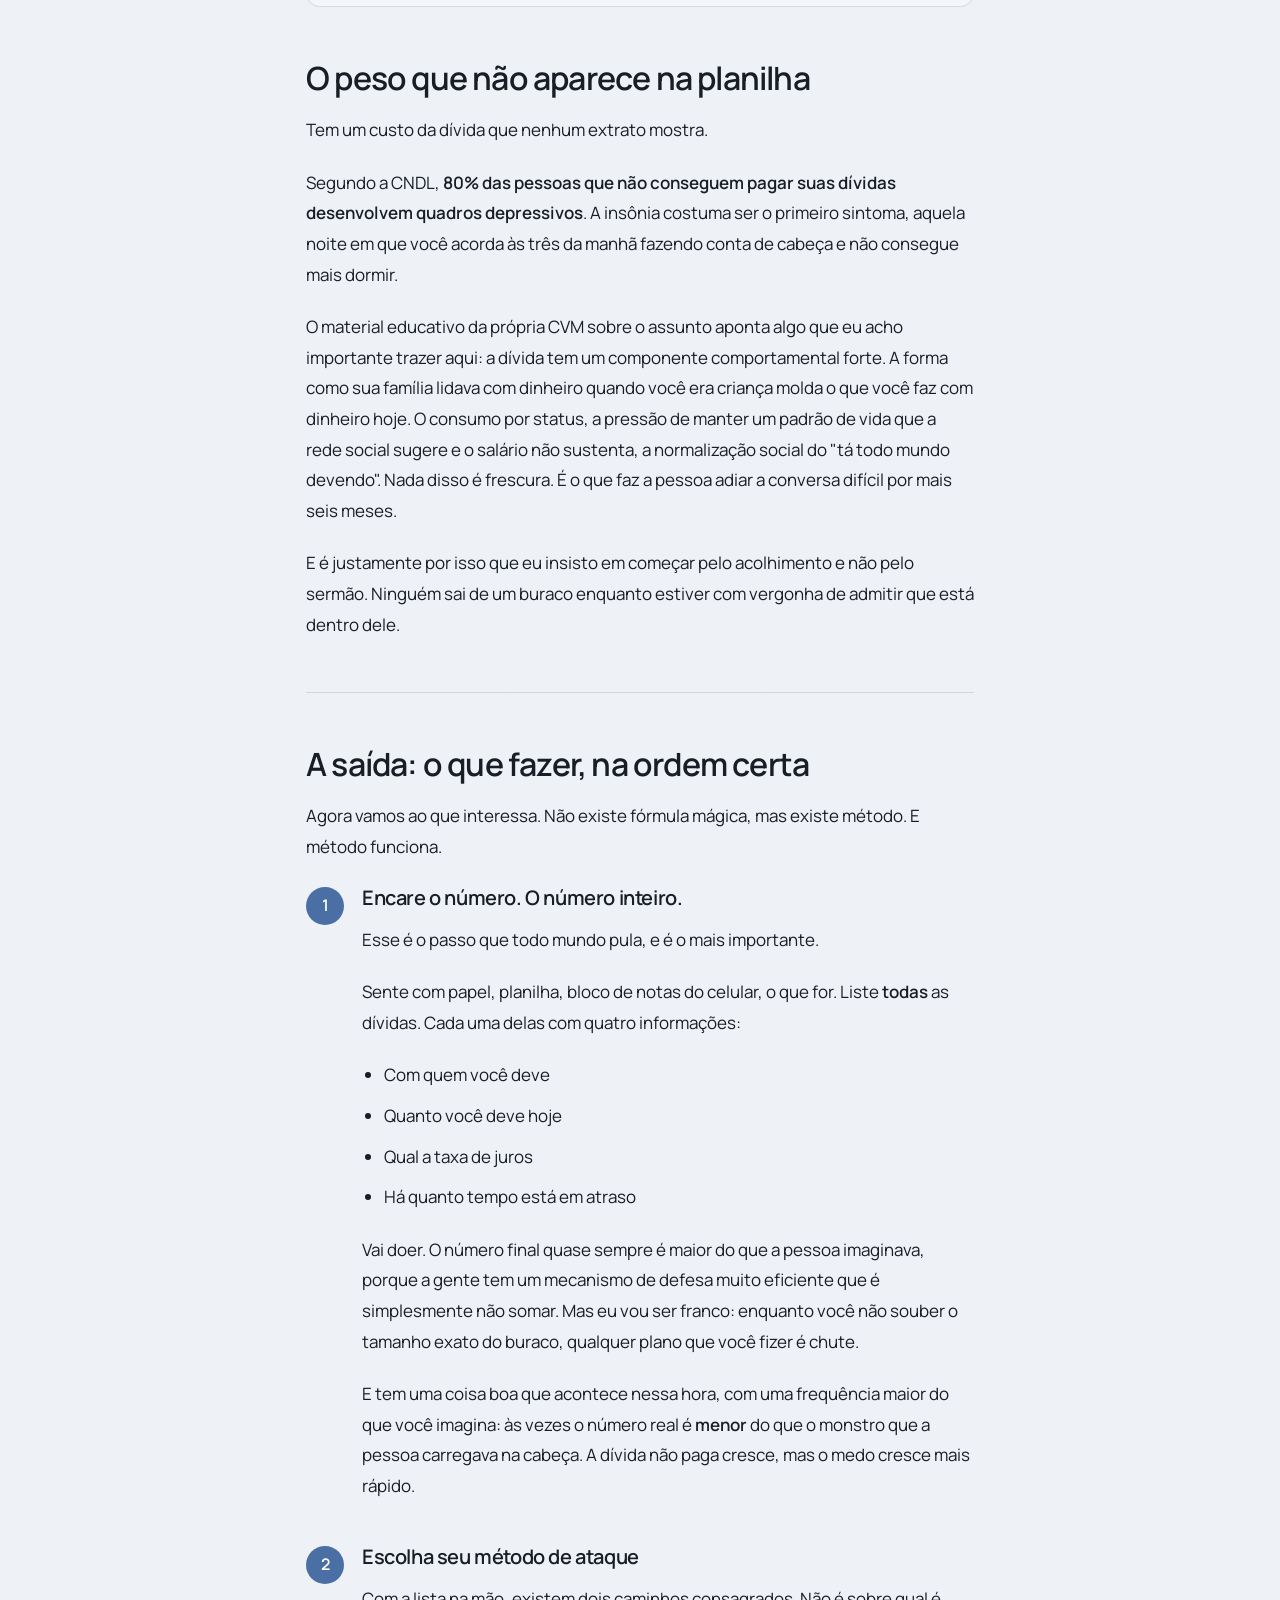
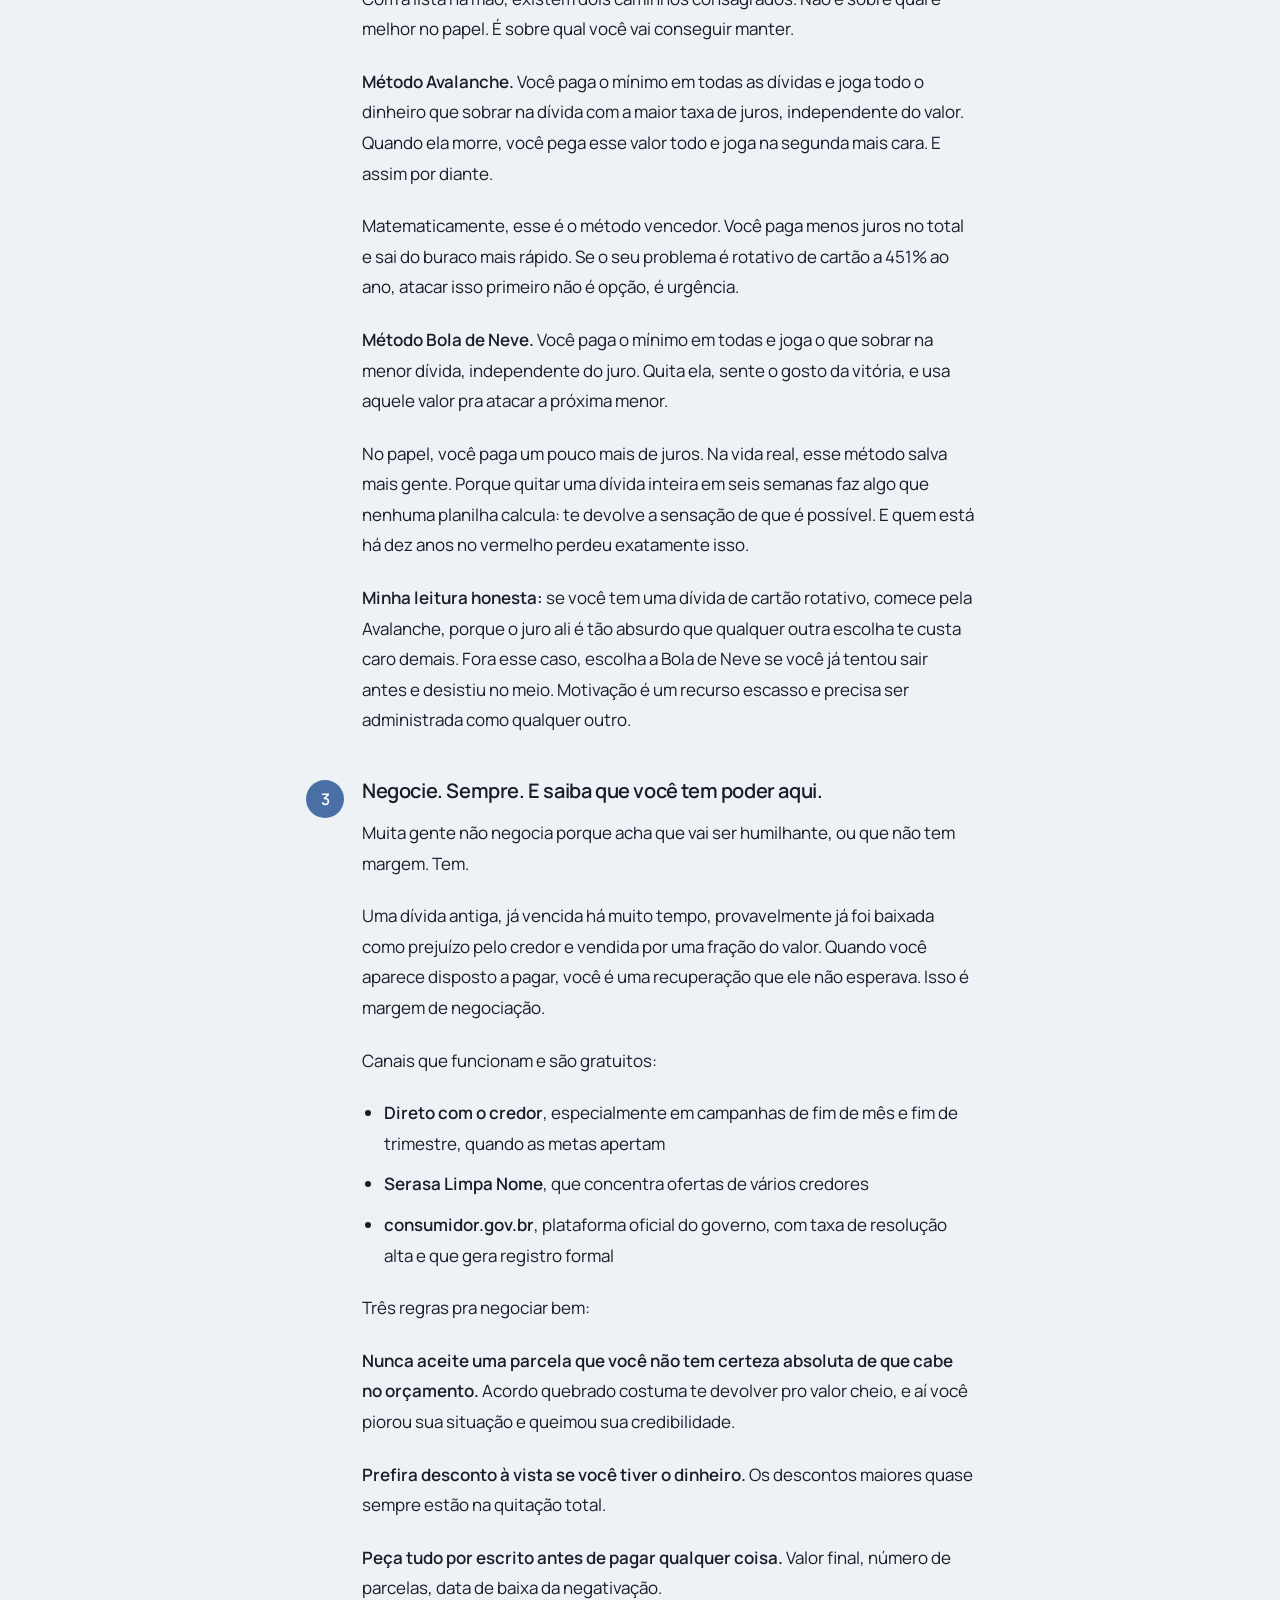
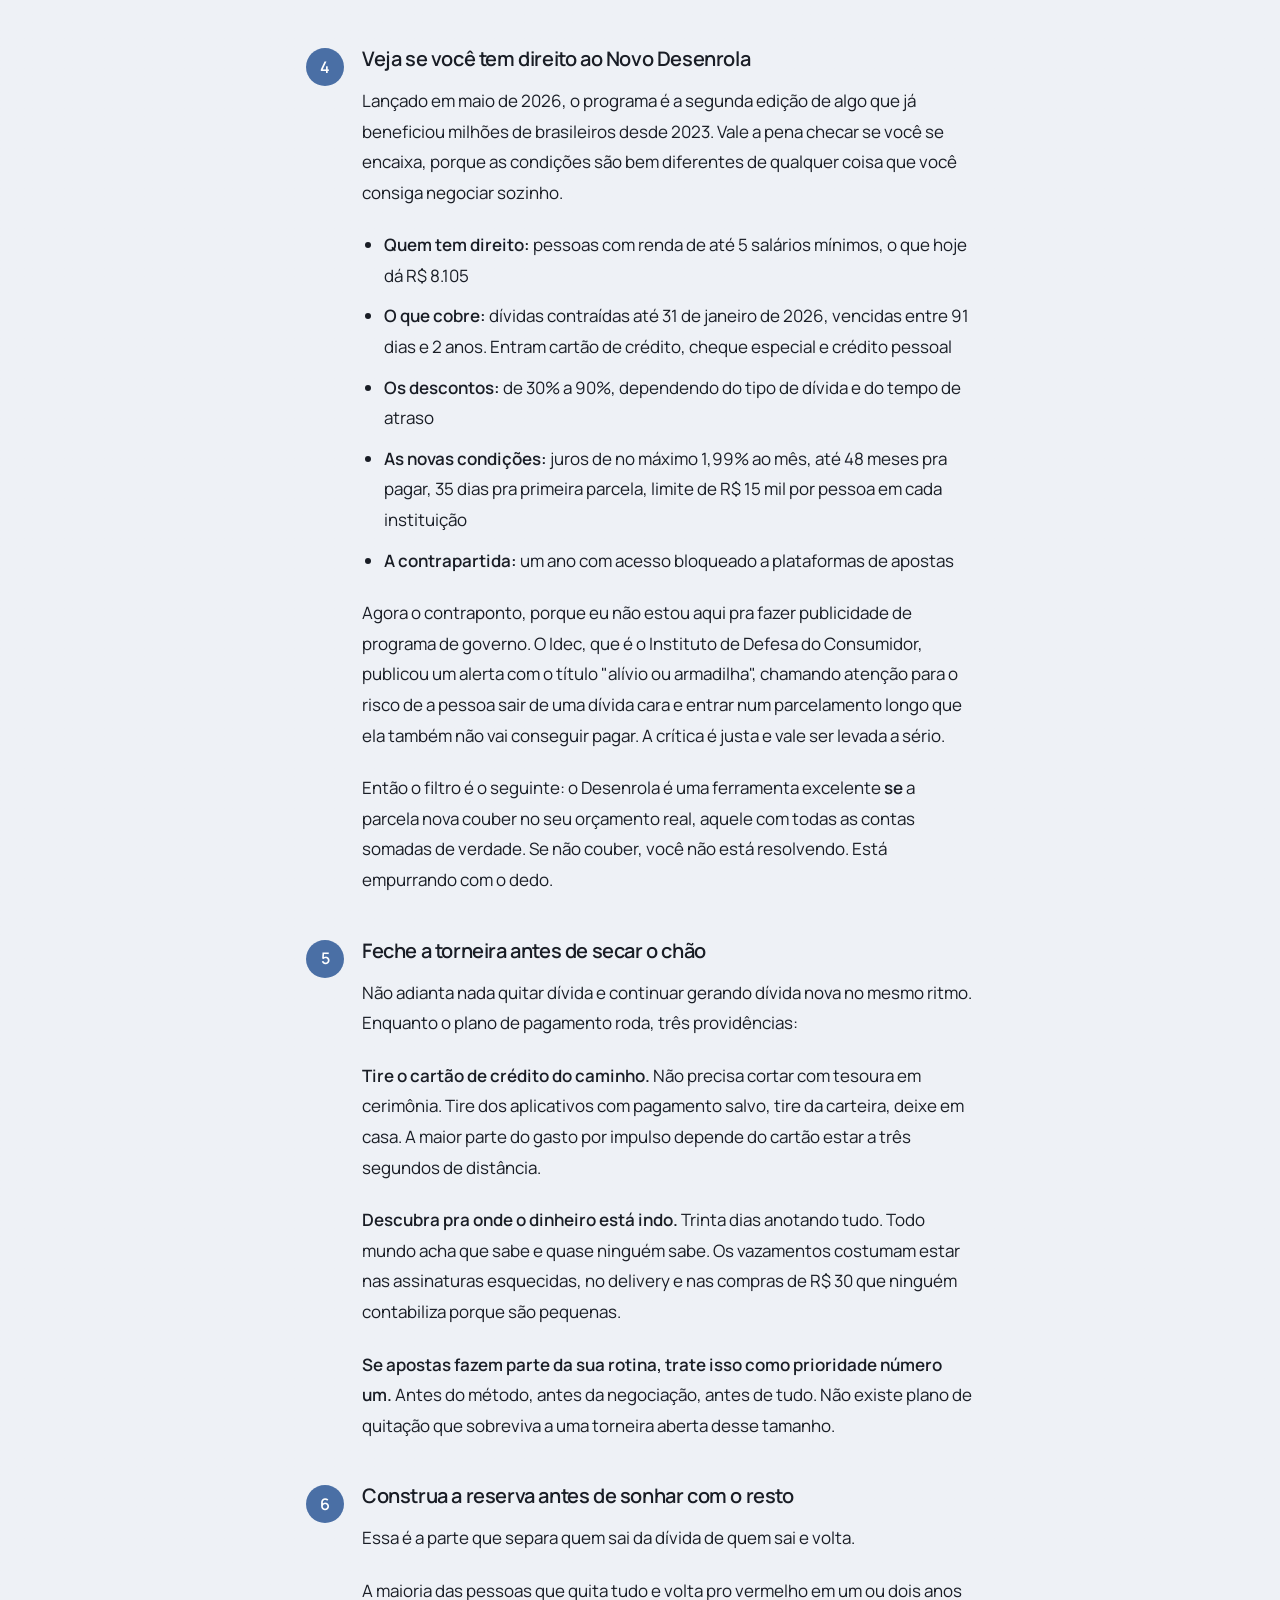
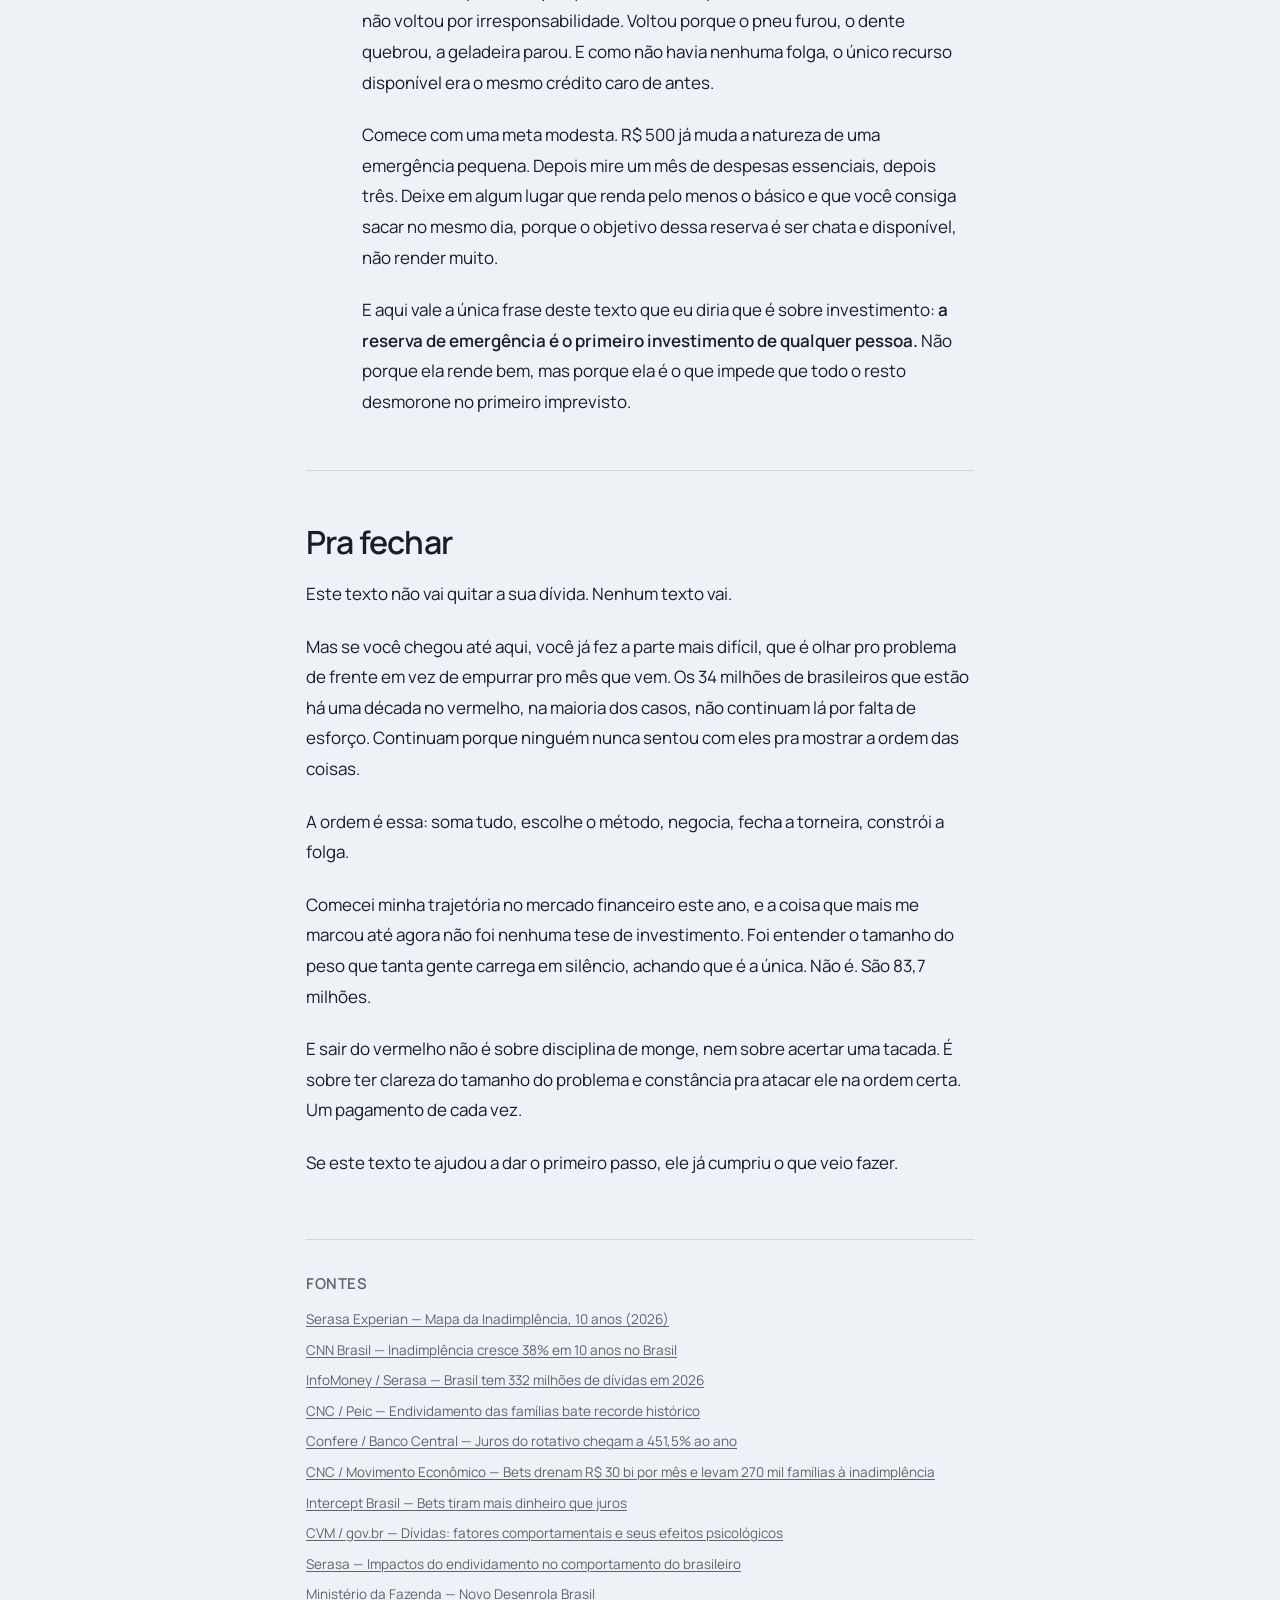
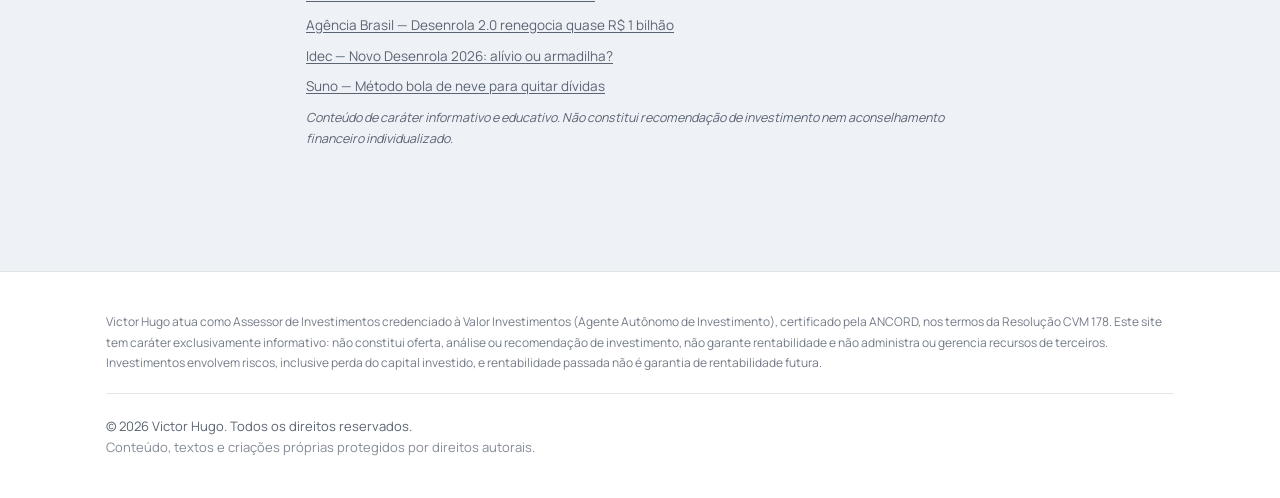
<file: site/artigos/inadimplencia-no-brasil.html>
<!DOCTYPE html>
<html lang="pt-BR">
<head>
<meta charset="utf-8">
<meta name="viewport" content="width=device-width, initial-scale=1">
<title>O Brasil deve. E não é porque o brasileiro é irresponsável. — Victor Hugo</title>
<meta name="description" content="São 83,7 milhões de negativados e 42% deles estão no vermelho há uma década. O que os números realmente dizem sobre a dívida no Brasil — e o caminho de volta, passo a passo.">
<meta property="og:type" content="article">
<meta property="og:locale" content="pt_BR">
<meta property="og:site_name" content="Victor Hugo">
<meta property="og:url" content="https://www.victorhugo.social/artigos/inadimplencia-no-brasil.html">
<meta property="og:title" content="O Brasil deve. E não é porque o brasileiro é irresponsável.">
<meta property="og:description" content="São 83,7 milhões de negativados e 42% deles estão no vermelho há uma década. O que os números dizem sobre a dívida no Brasil — e o caminho de volta.">
<meta property="og:image" content="https://www.victorhugo.social/img/foto-victor.jpg">
<meta name="twitter:card" content="summary_large_image">
<meta name="twitter:title" content="O Brasil deve. E não é porque o brasileiro é irresponsável.">
<meta name="twitter:description" content="São 83,7 milhões de negativados e 42% deles estão no vermelho há uma década. O que os números dizem sobre a dívida no Brasil — e o caminho de volta.">
<meta name="twitter:image" content="https://www.victorhugo.social/img/foto-victor.jpg">
<link rel="preconnect" href="https://fonts.googleapis.com">
<link rel="preconnect" href="https://fonts.gstatic.com" crossorigin>
<link href="https://fonts.googleapis.com/css2?family=Manrope:wght@300;400;500;600;700;800&display=swap" rel="stylesheet">
<link rel="icon" type="image/svg+xml" href="data:image/svg+xml,%3Csvg xmlns='http://www.w3.org/2000/svg' viewBox='0 0 100 100'%3E%3Crect width='100' height='100' rx='22' fill='%234a6fa5'/%3E%3Ctext x='50' y='68' font-family='Arial,Helvetica,sans-serif' font-size='54' font-weight='700' fill='white' text-anchor='middle'%3EVH%3C/text%3E%3C/svg%3E">
<link rel="stylesheet" href="../style.css">
</head>
<body>

<div id="blobs" aria-hidden="true">
  <div class="blob blob-0"></div>
  <div class="blob blob-1"></div>
  <div class="blob blob-2"></div>
</div>

<header class="site-header">
  <div class="header-inner">
    <div class="brand-group">
      <a href="../index.html" class="logo" data-hoverable>
        <span class="logo-dot"></span>
        <span class="logo-word">Victor Hugo</span>
      </a>
      <span class="brand-divider" aria-hidden="true"></span>
      <span class="brand-logo-chip">
        <img src="../img/logo-valor.png" alt="Valor Investimentos" class="brand-logo-img logo-light">
        <img src="../img/logo-valor-white.png" alt="Valor Investimentos" class="brand-logo-img logo-dark">
      </span>
    </div>
    <button type="button" id="theme-toggle" class="theme-toggle" style="margin-left:auto" data-hoverable aria-label="Alternar modo claro/escuro">
      <span id="theme-glyph">☀</span>
    </button>
  </div>
</header>

<main class="article-page">

  <a href="../index.html#artigos" class="article-back" data-hoverable>← Voltar para artigos</a>

  <div class="article-head">
    <p class="article-kicker">Educação financeira</p>
    <h1 class="article-h1">O Brasil deve. E não é porque o brasileiro é irresponsável.</h1>
    <p class="article-standfirst">São 83,7 milhões de negativados, e 42% deles já estavam no vermelho há dez anos. Os números contam uma história diferente daquela que a gente está acostumado a ouvir — e apontam um caminho de volta.</p>
    <div class="article-byline">
      <span>Por <strong>Victor Hugo</strong></span>
      <span class="sep">·</span>
      <span>5 de agosto de 2026</span>
      <span class="sep">·</span>
      <span>12 min de leitura</span>
    </div>
  </div>

  <article class="article-body">

    <p class="article-lead">Entrei no mercado financeiro neste ano, e uma das primeiras coisas que fui fazer foi olhar de perto os números da dívida no Brasil. Não por curiosidade acadêmica: é que essa é a realidade que aparece antes de qualquer conversa sobre investir. Não dá pra falar de futuro com quem está apagando incêndio no presente.</p>

    <p>O que eu encontrei reorganizou minha cabeça.</p>

    <p>Cresci ouvindo, como quase todo brasileiro ouve, que dívida é problema de quem não sabe se controlar. E tem verdade nisso: falta educação financeira no Brasil, e falta muito. Só que essa explicação sozinha não dá conta do tamanho do buraco. Antes de chegar em qualquer número, deixa eu adiantar a conclusão: se você está no vermelho, você não é exceção. Você é maioria.</p>

    <h2>O tamanho real do buraco</h2>

    <p>Em junho de 2026, o Brasil chegou a <strong>83,7 milhões de pessoas negativadas</strong>. É o maior número já registrado, e a curva ainda está subindo. Um terço da população adulta do país com o nome sujo.</p>

    <p>Mas negativado é só a ponta do iceberg. A pesquisa da Confederação Nacional do Comércio mostra que <strong>oito em cada dez famílias brasileiras</strong> têm algum tipo de dívida. Traduzindo: quase todo mundo deve. O que muda de uma casa pra outra é só o estágio da bola de neve.</p>

    <p>E a dívida média por pessoa hoje passa de R$ 6.500, um valor que cresceu bem acima da inflação na última década. Ou seja: não é impressão sua, a dívida ficou mais pesada de verdade.</p>

    <h2>O número que mudou minha forma de enxergar o problema</h2>

    <p>De tudo que eu li pra escrever este texto, um dado me parou:</p>

    <div class="pull-stat">
      <p><span class="big">42%</span> das pessoas que estão inadimplentes hoje já estavam inadimplentes há dez anos. São cerca de 34 milhões de brasileiros.</p>
    </div>

    <p>Pensa no que isso significa. Não estamos falando de gente que teve um mês ruim, estourou o cartão no Natal e vai se ajeitar no primeiro semestre. Estamos falando de pessoas que entraram no vermelho numa década e continuam lá na década seguinte. A dívida no Brasil deixou de ser um acidente e virou uma condição permanente.</p>

    <p>E quando você olha quem são essas pessoas, aparece o outro lado da conta: <strong>quase metade dos inadimplentes ganha até um salário mínimo</strong>.</p>

    <h3>As duas causas que ninguém consegue discutir junto</h3>

    <p>É aqui que o debate costuma escorregar pra um dos dois extremos. E nenhum dos dois se sustenta sozinho.</p>

    <p>De um lado tem quem diga que é tudo falta de educação financeira, como se bastasse aprender a montar uma planilha pra um salário mínimo cobrir aluguel, mercado, transporte, remédio e ainda sobrar. Não cobre. Existe um custo de vida no Brasil que simplesmente não cabe em muitos salários, e tratar isso como problema de disciplina é desonestidade com quem trabalha o mês inteiro e ainda termina no vermelho.</p>

    <p>Do outro lado tem quem diga que educação financeira não tem nada a ver com o assunto, que é tudo estrutural. Também não é verdade. Existe muita gente que ganha bem e vive apertada porque nunca aprendeu a separar o essencial do impulso, nunca soube o que era juro composto até levar um na veia, nunca fez a conta do total antes de dividir em doze vezes sem juros. Isso é real, é comum, e não tem nada a ver com renda.</p>

    <p><strong>As duas coisas são causa.</strong> E a razão de eu insistir nisso não é para ficar em cima do muro. É porque as duas se comportam de forma diferente: sobre o custo de vida você tem pouquíssimo controle no curto prazo. Sobre o que acontece com o dinheiro que passa pela sua mão, você tem. É por isso que a segunda metade deste texto é inteira sobre método. Não porque a culpa seja sua, mas porque essa é a parte do problema que responde a você.</p>

    <p>Tem outro movimento nos dados que quase ninguém comenta: o retrato do endividado mudou. A inadimplência vem crescendo entre os maiores de 60 anos e caindo entre os mais jovens. Muitas vezes o endividado de hoje é o aposentado, com renda corroída pela inflação, sustentando filho e neto com um benefício que não acompanha o preço do mercado.</p>

    <h2>Por que é tão difícil sair</h2>

    <p>Aqui entra a matemática cruel.</p>

    <p>A taxa média do rotativo do cartão de crédito no Brasil chegou a <strong>451,5% ao ano</strong>. Não é erro de digitação. Quatrocentos e cinquenta e um por cento.</p>

    <p>Na prática, uma dívida de R$ 1.000 que você não consegue pagar hoje vira mais de R$ 5.500 em doze meses, se você só ficar pagando o mínimo. É por isso que tanta gente paga, paga, paga e a dívida não diminui: o pagamento mínimo mal cobre o juro. Você está correndo numa esteira.</p>

    <p>Esse é o ponto que eu queria que ficasse claro: em muitos casos, a pessoa não está no vermelho porque parou de tentar. Ela está no vermelho <strong>porque o produto financeiro que ela usou foi desenhado pra ser quase impossível de quitar</strong>.</p>

    <h2>Agora a parte que ninguém quer falar: as bets</h2>

    <p>Eu poderia ter escrito este artigo inteiro sobre cartão de crédito e cheque especial. Seria mais confortável. Mas os números de 2026 não deixam.</p>

    <p>As apostas online movimentam hoje <strong>mais de R$ 30 bilhões por mês</strong> no Brasil. Esse dinheiro saiu de algum lugar: é dinheiro que deixou de comprar comida, roupa, material escolar, remédio.</p>

    <p>E o dado mais duro de todos: <strong>270 mil famílias foram levadas à inadimplência severa</strong>, atraso acima de noventa dias, por causa de apostas. Entre as famílias de baixa renda, <strong>as bets já superaram os juros bancários como principal causa de endividamento</strong>.</p>

    <p>Deixa isso assentar. O rotativo do cartão cobra 451% ao ano e ainda assim perdeu o primeiro lugar.</p>

    <p>Só que aqui eu preciso separar duas coisas que costumam ser jogadas no mesmo balaio. Tratar as duas como a mesma coisa é o que faz esse debate não sair do lugar.</p>

    <h3>Aposta esportiva</h3>

    <p>Vou deixar minha posição clara: eu não sou contra aposta esportiva.</p>

    <p>O apelo dela é fácil de entender. A pessoa senta pra assistir um time do outro lado do mundo, de um campeonato que não acompanha, com jogadores cujos nomes nunca ouviu, e vinte minutos depois está gritando no sofá como se fosse final de Libertadores. A aposta transforma noventa minutos de indiferença em noventa minutos de emoção.</p>

    <p>E eu não acho isso errado. Adrenalina e diversão não são luxo na vida de ninguém, são necessidade. A gente precisa de coisas que arranquem a gente da rotina, e a aposta esportiva, dentro de um limite, entrega um pedaço disso.</p>

    <p>O ponto é entender o que se está comprando. Quando você paga um ingresso de cinema, você não espera lucrar com aquilo. Você pagou por duas horas de experiência. Aposta esportiva, feita com consciência, segue a mesma lógica: você está pagando por emoção, e o valor apostado é o preço do ingresso. Enquanto for isso, é entretenimento como qualquer outro.</p>

    <p>O problema começa quando aquilo deixa de ser escolha e vira necessidade. Quando você não está mais apostando pela emoção do jogo, e sim pra recuperar o que perdeu ontem. Quando o valor precisa subir porque o de antes já não dá o mesmo barato. Quando você mente sobre quanto apostou, ou aposta dinheiro que tinha destino certo. Aí não é mais diversão, é doença — e isso merece um artigo inteiro só pra ele, que eu pretendo escrever.</p>

    <p>A linha entre uma coisa e outra é bem mais fina do que parece, e quase ninguém percebe a hora em que atravessou.</p>

    <h3>Tigrinho, roleta e afins</h3>

    <p>Agora, sobre os jogos de cassino, eu não tenho a mesma complacência. E não é moralismo, é matemática.</p>

    <p>Na aposta esportiva você pelo menos conhece o time, acompanha a competição, tem alguma leitura de jogo. É pouco, mas é alguma coisa. No tigrinho e na roleta não tem nada. Não existe estratégia, não existe conhecimento acumulado, não existe leitura. Existe um número definido pela casa que determina quanto ela devolve, e esse número é sempre menor do que ela recebe. É assim que o negócio funciona, não é defeito nem golpe: é o desenho.</p>

    <p>Essas bancas foram construídas pra você perder. Não eventualmente, não por azar. No agregado, no longo prazo, matematicamente. Qualquer ganho no meio do caminho faz parte do mecanismo que te mantém jogando até devolver tudo, com juros.</p>

    <p>E aí entra a parte que me incomoda de verdade: o modelo de negócio depende de você <strong>não</strong> ir embora. Notificação no celular quando você fica um dia sem jogar. Bônus de "rodada grátis" que exige apostar cinco vezes o valor pra poder sacar. Som, cor e animação calibrados pra fazer uma perda parecer quase-vitória. Nada disso é acidente de design. É engenharia comportamental, a mesma que a indústria de máquinas caça-níquel aperfeiçoou ao longo de décadas, agora no bolso de todo mundo.</p>

    <h3>A mentira que vale pras duas</h3>

    <p>Tem uma coisa que é comum a todas elas, e é a mais cruel: a aposta se vende pra quem está quebrado como <strong>saída</strong> da dívida.</p>

    <p>É por isso que pega mais forte exatamente na base da pirâmide. A pessoa que está devendo R$ 3.000, sem crédito no banco, sem perspectiva de aumento, olha pra uma tela que promete multiplicar R$ 50 por vinte e enxerga ali a única porta. E a casa sabe disso. A casa <em>conta</em> com isso.</p>

    <p>Não estou aqui pra julgar quem entrou nessa. Muita gente entrou justamente porque estava desesperada, e desespero é o pior conselheiro financeiro que existe. Estou aqui pra dizer uma coisa só: apostar pra cobrir dívida não é plano, é a dívida ganhando mais uma rodada. Se você está apostando pra pagar o que deve, você está tentando resolver juro de 451% ao ano com um bilhete de loteria.</p>

    <p>Diversão é uma coisa. Estratégia de pagamento é outra. No dia em que as duas se misturam, você não tem mais nenhuma das duas.</p>

    <p>Repara que o próprio governo já entendeu isso. No Novo Desenrola Brasil, o programa oficial de renegociação de dívidas, quem entra tem <strong>o acesso às plataformas de aposta bloqueado por um ano</strong>. Isso não é moralismo. É reconhecimento técnico de que não adianta renegociar a dívida de alguém que vai voltar pra mesma torneira aberta.</p>

    <div class="article-callout">
      <p><strong>Se você leu os últimos parágrafos com um aperto no peito porque se reconheceu, um pedido: procure ajuda de verdade.</strong></p>
      <p>O jogo compulsivo é reconhecido como transtorno pela Organização Mundial da Saúde. Existem grupos de apoio gratuitos, como os Jogadores Anônimos, e o CAPS da sua cidade atende esse tipo de dependência pelo SUS. Isso não é fraqueza. É a mesma coisa que procurar médico pra uma dor que não passa.</p>
    </div>

    <h2>O peso que não aparece na planilha</h2>

    <p>Tem um custo da dívida que nenhum extrato mostra.</p>

    <p>Segundo a CNDL, <strong>80% das pessoas que não conseguem pagar suas dívidas desenvolvem quadros depressivos</strong>. A insônia costuma ser o primeiro sintoma, aquela noite em que você acorda às três da manhã fazendo conta de cabeça e não consegue mais dormir.</p>

    <p>O material educativo da própria CVM sobre o assunto aponta algo que eu acho importante trazer aqui: a dívida tem um componente comportamental forte. A forma como sua família lidava com dinheiro quando você era criança molda o que você faz com dinheiro hoje. O consumo por status, a pressão de manter um padrão de vida que a rede social sugere e o salário não sustenta, a normalização social do "tá todo mundo devendo". Nada disso é frescura. É o que faz a pessoa adiar a conversa difícil por mais seis meses.</p>

    <p>E é justamente por isso que eu insisto em começar pelo acolhimento e não pelo sermão. Ninguém sai de um buraco enquanto estiver com vergonha de admitir que está dentro dele.</p>

    <hr>

    <h2>A saída: o que fazer, na ordem certa</h2>

    <p>Agora vamos ao que interessa. Não existe fórmula mágica, mas existe método. E método funciona.</p>

    <div class="article-steps">

      <div class="article-step">
        <h3>Encare o número. O número inteiro.</h3>
        <p>Esse é o passo que todo mundo pula, e é o mais importante.</p>
        <p>Sente com papel, planilha, bloco de notas do celular, o que for. Liste <strong>todas</strong> as dívidas. Cada uma delas com quatro informações:</p>
        <ul>
          <li>Com quem você deve</li>
          <li>Quanto você deve hoje</li>
          <li>Qual a taxa de juros</li>
          <li>Há quanto tempo está em atraso</li>
        </ul>
        <p>Vai doer. O número final quase sempre é maior do que a pessoa imaginava, porque a gente tem um mecanismo de defesa muito eficiente que é simplesmente não somar. Mas eu vou ser franco: enquanto você não souber o tamanho exato do buraco, qualquer plano que você fizer é chute.</p>
        <p>E tem uma coisa boa que acontece nessa hora, com uma frequência maior do que você imagina: às vezes o número real é <strong>menor</strong> do que o monstro que a pessoa carregava na cabeça. A dívida não paga cresce, mas o medo cresce mais rápido.</p>
      </div>

      <div class="article-step">
        <h3>Escolha seu método de ataque</h3>
        <p>Com a lista na mão, existem dois caminhos consagrados. Não é sobre qual é melhor no papel. É sobre qual você vai conseguir manter.</p>
        <p><strong>Método Avalanche.</strong> Você paga o mínimo em todas as dívidas e joga todo o dinheiro que sobrar na dívida com a maior taxa de juros, independente do valor. Quando ela morre, você pega esse valor todo e joga na segunda mais cara. E assim por diante.</p>
        <p>Matematicamente, esse é o método vencedor. Você paga menos juros no total e sai do buraco mais rápido. Se o seu problema é rotativo de cartão a 451% ao ano, atacar isso primeiro não é opção, é urgência.</p>
        <p><strong>Método Bola de Neve.</strong> Você paga o mínimo em todas e joga o que sobrar na menor dívida, independente do juro. Quita ela, sente o gosto da vitória, e usa aquele valor pra atacar a próxima menor.</p>
        <p>No papel, você paga um pouco mais de juros. Na vida real, esse método salva mais gente. Porque quitar uma dívida inteira em seis semanas faz algo que nenhuma planilha calcula: te devolve a sensação de que é possível. E quem está há dez anos no vermelho perdeu exatamente isso.</p>
        <p><strong>Minha leitura honesta:</strong> se você tem uma dívida de cartão rotativo, comece pela Avalanche, porque o juro ali é tão absurdo que qualquer outra escolha te custa caro demais. Fora esse caso, escolha a Bola de Neve se você já tentou sair antes e desistiu no meio. Motivação é um recurso escasso e precisa ser administrada como qualquer outro.</p>
      </div>

      <div class="article-step">
        <h3>Negocie. Sempre. E saiba que você tem poder aqui.</h3>
        <p>Muita gente não negocia porque acha que vai ser humilhante, ou que não tem margem. Tem.</p>
        <p>Uma dívida antiga, já vencida há muito tempo, provavelmente já foi baixada como prejuízo pelo credor e vendida por uma fração do valor. Quando você aparece disposto a pagar, você é uma recuperação que ele não esperava. Isso é margem de negociação.</p>
        <p>Canais que funcionam e são gratuitos:</p>
        <ul>
          <li><strong>Direto com o credor</strong>, especialmente em campanhas de fim de mês e fim de trimestre, quando as metas apertam</li>
          <li><strong>Serasa Limpa Nome</strong>, que concentra ofertas de vários credores</li>
          <li><strong>consumidor.gov.br</strong>, plataforma oficial do governo, com taxa de resolução alta e que gera registro formal</li>
        </ul>
        <p>Três regras pra negociar bem:</p>
        <p><strong>Nunca aceite uma parcela que você não tem certeza absoluta de que cabe no orçamento.</strong> Acordo quebrado costuma te devolver pro valor cheio, e aí você piorou sua situação e queimou sua credibilidade.</p>
        <p><strong>Prefira desconto à vista se você tiver o dinheiro.</strong> Os descontos maiores quase sempre estão na quitação total.</p>
        <p><strong>Peça tudo por escrito antes de pagar qualquer coisa.</strong> Valor final, número de parcelas, data de baixa da negativação.</p>
      </div>

      <div class="article-step">
        <h3>Veja se você tem direito ao Novo Desenrola</h3>
        <p>Lançado em maio de 2026, o programa é a segunda edição de algo que já beneficiou milhões de brasileiros desde 2023. Vale a pena checar se você se encaixa, porque as condições são bem diferentes de qualquer coisa que você consiga negociar sozinho.</p>
        <ul>
          <li><strong>Quem tem direito:</strong> pessoas com renda de até 5 salários mínimos, o que hoje dá R$ 8.105</li>
          <li><strong>O que cobre:</strong> dívidas contraídas até 31 de janeiro de 2026, vencidas entre 91 dias e 2 anos. Entram cartão de crédito, cheque especial e crédito pessoal</li>
          <li><strong>Os descontos:</strong> de 30% a 90%, dependendo do tipo de dívida e do tempo de atraso</li>
          <li><strong>As novas condições:</strong> juros de no máximo 1,99% ao mês, até 48 meses pra pagar, 35 dias pra primeira parcela, limite de R$ 15 mil por pessoa em cada instituição</li>
          <li><strong>A contrapartida:</strong> um ano com acesso bloqueado a plataformas de apostas</li>
        </ul>
        <p>Agora o contraponto, porque eu não estou aqui pra fazer publicidade de programa de governo. O Idec, que é o Instituto de Defesa do Consumidor, publicou um alerta com o título "alívio ou armadilha", chamando atenção para o risco de a pessoa sair de uma dívida cara e entrar num parcelamento longo que ela também não vai conseguir pagar. A crítica é justa e vale ser levada a sério.</p>
        <p>Então o filtro é o seguinte: o Desenrola é uma ferramenta excelente <strong>se</strong> a parcela nova couber no seu orçamento real, aquele com todas as contas somadas de verdade. Se não couber, você não está resolvendo. Está empurrando com o dedo.</p>
      </div>

      <div class="article-step">
        <h3>Feche a torneira antes de secar o chão</h3>
        <p>Não adianta nada quitar dívida e continuar gerando dívida nova no mesmo ritmo. Enquanto o plano de pagamento roda, três providências:</p>
        <p><strong>Tire o cartão de crédito do caminho.</strong> Não precisa cortar com tesoura em cerimônia. Tire dos aplicativos com pagamento salvo, tire da carteira, deixe em casa. A maior parte do gasto por impulso depende do cartão estar a três segundos de distância.</p>
        <p><strong>Descubra pra onde o dinheiro está indo.</strong> Trinta dias anotando tudo. Todo mundo acha que sabe e quase ninguém sabe. Os vazamentos costumam estar nas assinaturas esquecidas, no delivery e nas compras de R$ 30 que ninguém contabiliza porque são pequenas.</p>
        <p><strong>Se apostas fazem parte da sua rotina, trate isso como prioridade número um.</strong> Antes do método, antes da negociação, antes de tudo. Não existe plano de quitação que sobreviva a uma torneira aberta desse tamanho.</p>
      </div>

      <div class="article-step">
        <h3>Construa a reserva antes de sonhar com o resto</h3>
        <p>Essa é a parte que separa quem sai da dívida de quem sai e volta.</p>
        <p>A maioria das pessoas que quita tudo e volta pro vermelho em um ou dois anos não voltou por irresponsabilidade. Voltou porque o pneu furou, o dente quebrou, a geladeira parou. E como não havia nenhuma folga, o único recurso disponível era o mesmo crédito caro de antes.</p>
        <p>Comece com uma meta modesta. R$ 500 já muda a natureza de uma emergência pequena. Depois mire um mês de despesas essenciais, depois três. Deixe em algum lugar que renda pelo menos o básico e que você consiga sacar no mesmo dia, porque o objetivo dessa reserva é ser chata e disponível, não render muito.</p>
        <p>E aqui vale a única frase deste texto que eu diria que é sobre investimento: <strong>a reserva de emergência é o primeiro investimento de qualquer pessoa.</strong> Não porque ela rende bem, mas porque ela é o que impede que todo o resto desmorone no primeiro imprevisto.</p>
      </div>

    </div>

    <hr>

    <h2>Pra fechar</h2>

    <p>Este texto não vai quitar a sua dívida. Nenhum texto vai.</p>

    <p>Mas se você chegou até aqui, você já fez a parte mais difícil, que é olhar pro problema de frente em vez de empurrar pro mês que vem. Os 34 milhões de brasileiros que estão há uma década no vermelho, na maioria dos casos, não continuam lá por falta de esforço. Continuam porque ninguém nunca sentou com eles pra mostrar a ordem das coisas.</p>

    <p>A ordem é essa: soma tudo, escolhe o método, negocia, fecha a torneira, constrói a folga.</p>

    <p>Comecei minha trajetória no mercado financeiro este ano, e a coisa que mais me marcou até agora não foi nenhuma tese de investimento. Foi entender o tamanho do peso que tanta gente carrega em silêncio, achando que é a única. Não é. São 83,7 milhões.</p>

    <p>E sair do vermelho não é sobre disciplina de monge, nem sobre acertar uma tacada. É sobre ter clareza do tamanho do problema e constância pra atacar ele na ordem certa. Um pagamento de cada vez.</p>

    <p>Se este texto te ajudou a dar o primeiro passo, ele já cumpriu o que veio fazer.</p>

    <div class="article-sources">
      <h3>Fontes</h3>
      <ul>
        <li><a href="https://www.serasa.com.br/imprensa/10-anos-do-mapa-de-inadimplencia/" target="_blank" rel="noopener">Serasa Experian — Mapa da Inadimplência, 10 anos (2026)</a></li>
        <li><a href="https://www.cnnbrasil.com.br/economia/macroeconomia/inadimplencia-atinge-817-milhoes-e-cresce-38-em-10-anos-no-brasil/" target="_blank" rel="noopener">CNN Brasil — Inadimplência cresce 38% em 10 anos no Brasil</a></li>
        <li><a href="https://www.infomoney.com.br/minhas-financas/brasil-tem-332-milhoes-de-dividas-em-2026-volume-43-maior-que-em-2016-diz-serasa/" target="_blank" rel="noopener">InfoMoney / Serasa — Brasil tem 332 milhões de dívidas em 2026</a></li>
        <li><a href="https://portaldocomercio.org.br/economia/cnc-endividamento-das-familias-bate-novo-recorde-historico-em-fevereiro/" target="_blank" rel="noopener">CNC / Peic — Endividamento das famílias bate recorde histórico</a></li>
        <li><a href="https://www.confere.org.br/wordpress/juros-do-cartao-de-credito-rotativo-avancam-e-chegam-a-4515-ao-ano/" target="_blank" rel="noopener">Confere / Banco Central — Juros do rotativo chegam a 451,5% ao ano</a></li>
        <li><a href="https://movimentoeconomico.com.br/economia/varejo/2026/04/29/cnc-bets-drenam-r-30-bi-por-mes-e-e-levam-270-mil-familias-a-inadimplencia/" target="_blank" rel="noopener">CNC / Movimento Econômico — Bets drenam R$ 30 bi por mês e levam 270 mil famílias à inadimplência</a></li>
        <li><a href="https://www.intercept.com.br/2026/05/04/bets-tiram-mais-dinheiro-que-juros/" target="_blank" rel="noopener">Intercept Brasil — Bets tiram mais dinheiro que juros</a></li>
        <li><a href="https://www.gov.br/investidor/pt-br/penso-logo-invisto/dividas-fatores-comportamentais-e-seus-efeitos-psicologicos" target="_blank" rel="noopener">CVM / gov.br — Dívidas: fatores comportamentais e seus efeitos psicológicos</a></li>
        <li><a href="https://www.serasa.com.br/blog/impactos-do-endividamento-no-comportamento-do-brasileiro-por-dra-valeria-meirelles/" target="_blank" rel="noopener">Serasa — Impactos do endividamento no comportamento do brasileiro</a></li>
        <li><a href="https://www.gov.br/fazenda/pt-br/acesso-a-informacao/acoes-e-programas/novo-desenrola-brasil" target="_blank" rel="noopener">Ministério da Fazenda — Novo Desenrola Brasil</a></li>
        <li><a href="https://agenciabrasil.ebc.com.br/economia/noticia/2026-05/desenrola-20-renegocia-quase-r-1-bilhao-em-dividas-diz-durigan" target="_blank" rel="noopener">Agência Brasil — Desenrola 2.0 renegocia quase R$ 1 bilhão</a></li>
        <li><a href="https://idec.org.br/dicas-e-direitos/novo-desenrola-2026-alivio-ou-armadilha" target="_blank" rel="noopener">Idec — Novo Desenrola 2026: alívio ou armadilha?</a></li>
        <li><a href="https://www.suno.com.br/artigos/metodo-bola-de-neve/" target="_blank" rel="noopener">Suno — Método bola de neve para quitar dívidas</a></li>
      </ul>
      <p class="article-note">Conteúdo de caráter informativo e educativo. Não constitui recomendação de investimento nem aconselhamento financeiro individualizado.</p>
    </div>

  </article>

</main>

<footer class="site-footer">
  <div class="footer-inner">
    <div class="cvm-disclaimer">
      Victor Hugo atua como Assessor de Investimentos credenciado à Valor Investimentos (Agente Autônomo de Investimento), certificado pela ANCORD, nos termos da Resolução CVM 178. Este site tem caráter exclusivamente informativo: não constitui oferta, análise ou recomendação de investimento, não garante rentabilidade e não administra ou gerencia recursos de terceiros. Investimentos envolvem riscos, inclusive perda do capital investido, e rentabilidade passada não é garantia de rentabilidade futura.
    </div>
    <div class="footer-legal">
      <div>© 2026 Victor Hugo. Todos os direitos reservados.</div>
      <div class="footer-sub">Conteúdo, textos e criações próprias protegidos por direitos autorais.</div>
    </div>
  </div>
</footer>

<script>
(function () {
  'use strict';
  var root = document.documentElement;
  var themeToggle = document.getElementById('theme-toggle');
  var themeGlyph = document.getElementById('theme-glyph');

  function applyTheme(dark) {
    root.setAttribute('data-theme', dark ? 'dark' : 'light');
    themeGlyph.textContent = dark ? '☾' : '☀';
  }

  var saved = localStorage.getItem('theme');
  applyTheme(saved ? saved === 'dark' : window.matchMedia('(prefers-color-scheme: dark)').matches);

  themeToggle.addEventListener('click', function () {
    var dark = root.getAttribute('data-theme') !== 'dark';
    applyTheme(dark);
    localStorage.setItem('theme', dark ? 'dark' : 'light');
  });
})();
</script>
</body>
</html>
</file>
<file: site/style.css>
:root {
  --bg: #eef1f6;
  --surface: #ffffff;
  --surface2: #f4f6fa;
  --ink: #191d25;
  --muted: #5b6472;
  --line: rgba(25, 29, 37, .12);
  --accent: #4a6fa5;
}
[data-theme="dark"] {
  --bg: #0f1218;
  --surface: #161a21;
  --surface2: #1c212b;
  --ink: #e7e9ee;
  --muted: #96a0af;
  --line: rgba(255, 255, 255, .13);
}

* { box-sizing: border-box; }
html, body { margin: 0; padding: 0; }
body {
  min-height: 100vh;
  background: radial-gradient(135% 95% at 50% -20%, color-mix(in srgb, var(--accent) 12%, var(--bg)) 0%, var(--bg) 52%);
  color: var(--ink);
  font-family: 'Manrope', system-ui, sans-serif;
  position: relative;
  overflow-x: hidden;
  transition: background .5s ease, color .5s ease;
}
a { color: var(--accent); text-decoration: none; }
a:hover { opacity: .72; }

@keyframes fadeUp { from { opacity: 0; transform: translateY(22px); } to { opacity: 1; transform: translateY(0); } }
@keyframes floatIn { from { opacity: 0; } to { opacity: 1; } }

@media (max-width: 820px) {
  .two-col { grid-template-columns: 1fr !important; }
  .grid-2 { grid-template-columns: 1fr !important; }
  .hide-sm { display: none !important; }
}

@media (prefers-reduced-motion: reduce) {
  #cursor, .blob { display: none !important; }
  [data-reveal] { opacity: 1 !important; transform: none !important; transition: none !important; }
  .tab-panel { animation: none !important; }
}

/* Background blobs */
#blobs { position: fixed; inset: 0; overflow: hidden; pointer-events: none; z-index: 0; }
.blob { position: absolute; border-radius: 50%; will-change: transform; }
.blob-0 { top: -8vh; left: -6vw; width: 46vw; height: 46vw; background: radial-gradient(circle at 40% 40%, var(--accent), transparent 68%); opacity: .28; filter: blur(28px); }
.blob-1 { bottom: -14vh; right: -8vw; width: 52vw; height: 52vw; background: radial-gradient(circle at 50% 50%, var(--accent), transparent 66%); opacity: .20; filter: blur(38px); }
.blob-2 { top: 34vh; left: 52vw; width: 30vw; height: 30vw; background: radial-gradient(circle at 50% 50%, var(--ink), transparent 70%); opacity: .09; filter: blur(32px); }

/* Custom cursor */
#cursor {
  position: fixed; top: 0; left: 0; width: 26px; height: 26px;
  border: 1.5px solid var(--accent); border-radius: 50%;
  pointer-events: none; z-index: 9999; opacity: 0;
  transition: width .2s, height .2s;
  will-change: transform;
  transform: translate(-100px, -100px);
}
#cursor.hovering { width: 60px; height: 60px; }

/* Header */
.site-header {
  position: sticky; top: 0; z-index: 50;
  backdrop-filter: blur(14px);
  background: color-mix(in srgb, var(--bg) 72%, transparent);
  border-bottom: 1px solid var(--line);
}
.header-inner {
  max-width: 1120px; margin: 0 auto; padding: 15px 26px;
  display: flex; align-items: center; gap: 20px;
}
.logo { background: none; border: none; cursor: pointer; padding: 0; display: flex; align-items: baseline; gap: 9px; flex: none; }
.logo-dot { width: 9px; height: 9px; border-radius: 50%; background: var(--accent); display: inline-block; flex: none; }
.logo-word { font-family: 'Manrope', sans-serif; font-weight: 600; font-size: 21px; letter-spacing: .01em; color: var(--ink); white-space: nowrap; }

.brand-group { display: flex; align-items: center; gap: 14px; flex: none; }
.brand-divider { width: 1px; height: 22px; background: var(--line); flex: none; }
.brand-logo-chip { display: flex; align-items: center; flex: none; height: 34px; }
.brand-logo-img { height: 100%; width: auto; display: block; }

.logo-dark { display: none; }
[data-theme="dark"] .logo-light { display: none; }
[data-theme="dark"] .logo-dark { display: block; }

.main-nav { margin-left: auto; display: flex; gap: 22px; overflow-x: auto; scrollbar-width: none; }
.main-nav::-webkit-scrollbar { display: none; }
.nav-item {
  position: relative; background: none; border: none; cursor: pointer;
  font-family: 'Manrope', sans-serif; font-size: 14px; letter-spacing: .01em;
  padding: 6px 1px; white-space: nowrap;
}
.nav-label { color: var(--muted); font-weight: 500; transition: color .3s; }
.nav-item.active .nav-label { color: var(--ink); font-weight: 600; }
.nav-bar {
  position: absolute; left: 0; right: 0; bottom: -3px; height: 2px;
  background: var(--accent); transform-origin: left; transform: scaleX(0);
  transition: transform .35s cubic-bezier(.2, .7, .2, 1);
  display: block;
}
.nav-item.active .nav-bar { transform: scaleX(1); }

.nav-toggle {
  display: none; flex: none; width: 36px; height: 36px; margin-left: auto;
  background: none; border: none; cursor: pointer;
  flex-direction: column; align-items: center; justify-content: center; gap: 5px;
}
.nav-toggle span { width: 20px; height: 2px; background: var(--ink); border-radius: 2px; transition: transform .25s, opacity .25s; }
.nav-toggle[aria-expanded="true"] span:nth-child(1) { transform: translateY(7px) rotate(45deg); }
.nav-toggle[aria-expanded="true"] span:nth-child(2) { opacity: 0; }
.nav-toggle[aria-expanded="true"] span:nth-child(3) { transform: translateY(-7px) rotate(-45deg); }

@media (max-width: 720px) {
  .header-inner { padding: 12px 20px; gap: 12px; }
  .logo-word { font-size: 18px; }
  .brand-group { gap: 10px; }
  .brand-logo-chip { height: 26px; }
  .nav-toggle { display: flex; }
  .main-nav {
    margin-left: 0; position: fixed; top: 61px; left: 0; right: 0; z-index: 49;
    flex-direction: column; align-items: flex-start; gap: 2px; overflow: hidden;
    background: var(--surface); border-bottom: 1px solid var(--line);
    max-height: 0; padding: 0 20px; opacity: 0;
    transition: max-height .3s ease, opacity .25s ease, padding .3s ease;
  }
  .main-nav.open { max-height: 70vh; opacity: 1; padding: 10px 20px 18px; overflow-y: auto; }
  .nav-item { width: 100%; padding: 12px 2px; }
  .nav-bar { display: none; }
}

.theme-toggle {
  flex: none; width: 36px; height: 36px; border-radius: 50%;
  border: 1px solid var(--line); background: var(--surface2); color: var(--ink);
  cursor: pointer; font-size: 14px; display: grid; place-items: center;
  transition: transform .3s;
}
.theme-toggle:hover { transform: rotate(18deg); }

/* Main / tabs */
.site-main { position: relative; z-index: 10; max-width: 1120px; margin: 0 auto; padding: 0 26px 120px; min-height: 70vh; }
.tab-panel { animation: fadeUp .6s ease both; padding: 70px 0; }
.tab-panel[hidden] { display: none; }
.tab-inicio { padding: min(15vh, 120px) 0 70px; text-align: center; }

.eyebrow { font-family: 'Manrope', sans-serif; font-size: 13px; letter-spacing: .28em; text-transform: uppercase; color: var(--accent); margin: 0 0 20px; }
.eyebrow.center { margin: 0 0 26px; }

/* Hero */
.hero-title {
  font-family: 'Manrope', sans-serif; font-weight: 600; letter-spacing: -.01em;
  font-size: clamp(48px, 9vw, 116px); line-height: .98;
  margin: 0 auto 30px; max-width: 16ch;
}
.hero-sub { font-size: 14px; letter-spacing: .32em; text-transform: uppercase; color: var(--muted); margin: 0 auto 44px; }
.hero-actions { display: flex; gap: 14px; flex-wrap: wrap; justify-content: center; }

.btn {
  font-family: 'Manrope', sans-serif; font-size: 15px; font-weight: 600; letter-spacing: -.01em;
  border-radius: 980px; padding: 14px 32px; cursor: pointer;
}
.btn-primary {
  background: var(--accent); color: #fff; border: none;
  box-shadow: 0 8px 22px color-mix(in srgb, var(--accent) 38%, transparent);
  transition: transform .28s cubic-bezier(.2, .7, .2, 1), box-shadow .28s, filter .28s;
}
.btn-primary:hover { transform: translateY(-2px) scale(1.02); filter: brightness(1.08); box-shadow: 0 12px 30px color-mix(in srgb, var(--accent) 50%, transparent); }
.btn-secondary {
  background: color-mix(in srgb, var(--ink) 6%, transparent); color: var(--ink); border: 1px solid var(--line);
  transition: transform .28s cubic-bezier(.2, .7, .2, 1), background .28s, border-color .28s;
}
.btn-secondary:hover { transform: translateY(-2px) scale(1.02); background: color-mix(in srgb, var(--ink) 11%, transparent); border-color: var(--accent); }

.stats-grid {
  margin-top: 76px; display: grid; grid-template-columns: repeat(3, 1fr); gap: 1px;
  background: var(--line); border: 1px solid var(--line); border-radius: 16px; overflow: hidden;
}
.stat-cell { background: var(--surface); padding: 26px 24px; }
.stat-num { font-family: 'Manrope', sans-serif; font-weight: 600; letter-spacing: -.02em; font-size: 38px; line-height: 1; color: var(--ink); }
.stat-num.accent { color: var(--accent); }
.stat-label { color: var(--muted); font-size: 14px; margin-top: 8px; }
.stat-cell-logo { display: flex; align-items: center; justify-content: center; }
.stat-logo { height: 56px; width: auto; }

.hero-photo-wrap { margin-top: 24px; max-width: 460px; margin-left: auto; margin-right: auto; }
.hero-photo-box {
  aspect-ratio: 3 / 4; border-radius: 24px; overflow: hidden; border: 1px solid var(--line);
  box-shadow: 0 12px 44px color-mix(in srgb, var(--ink) 9%, transparent);
}
.hero-photo { width: 100%; height: 100%; object-fit: cover; object-position: center 22%; display: block; }

/* Section title */
.section-title { font-family: 'Manrope', sans-serif; font-weight: 600; letter-spacing: -.03em; font-size: clamp(32px, 4.5vw, 54px); line-height: 1.05; margin: 0 0 30px; }
.section-title.big-gap { margin-bottom: 56px; }
.section-title.small-gap { margin: 0 0 24px; }

/* Bio */
.bio-grid { display: grid; grid-template-columns: 1.5fr 1fr; gap: 56px; align-items: start; }
.body-text { font-size: 18px; line-height: 1.7; color: var(--muted); margin: 0 0 20px; }
.body-text.last { margin: 0; }
.ink { color: var(--ink); }
.ink.strong { font-weight: 600; }
.bio-aside { background: var(--surface); border: 1px solid var(--line); border-radius: 18px; padding: 28px; }
.aside-label { font-size: 12px; letter-spacing: .18em; text-transform: uppercase; color: var(--muted); margin-bottom: 18px; }
.focus-list { list-style: none; margin: 0; padding: 0; display: flex; flex-direction: column; gap: 14px; }
.focus-list li { display: flex; gap: 12px; align-items: baseline; }
.focus-list .dot { width: 6px; height: 6px; border-radius: 50%; background: var(--accent); flex: none; transform: translateY(-2px); }
.focus-list span:last-child { font-size: 15px; line-height: 1.4; }
.aside-divider { height: 1px; background: var(--line); margin: 24px 0; }
.aside-rows { display: flex; flex-direction: column; gap: 12px; font-size: 14px; }
.aside-row { display: flex; justify-content: space-between; }
.muted { color: var(--muted); }
.accent-text { color: var(--accent); }

/* Timeline */
.timeline { position: relative; padding-left: 34px; }
.timeline-line { position: absolute; left: 5px; top: 6px; bottom: 6px; width: 2px; background: linear-gradient(var(--accent), var(--line)); }
.timeline-item { position: relative; padding-bottom: 44px; }
.timeline-dot { position: absolute; left: -34px; top: 6px; width: 12px; height: 12px; border-radius: 50%; background: var(--bg); border: 2px solid var(--accent); }
.timeline-year { font-family: 'Manrope', sans-serif; font-weight: 600; letter-spacing: -.02em; font-size: 28px; color: var(--accent); line-height: 1; margin-bottom: 8px; }
.timeline-title { font-size: 19px; font-weight: 600; margin-bottom: 4px; }
.timeline-local { font-size: 14px; color: var(--accent); margin-bottom: 10px; }
.timeline-desc { font-size: 16px; line-height: 1.6; color: var(--muted); max-width: 60ch; }

/* Eventos */
.featured-event {
  border: 1px solid var(--accent); border-radius: 22px; overflow: hidden; margin-bottom: 20px;
  background: var(--surface); display: grid; grid-template-columns: 1fr 1fr;
  font: inherit; text-align: left; cursor: pointer; padding: 0; width: 100%;
  transition: transform .3s, box-shadow .3s;
}
.featured-event:hover { transform: translateY(-2px); box-shadow: 0 14px 34px color-mix(in srgb, var(--accent) 22%, transparent); }
.featured-text { padding: 34px 36px; display: flex; flex-direction: column; justify-content: center; }
.badge { display: inline-block; align-self: flex-start; font-size: 11px; letter-spacing: .12em; text-transform: uppercase; color: #fff; background: var(--accent); border-radius: 999px; padding: 4px 13px; margin-bottom: 18px; }
.featured-title { font-family: 'Manrope', sans-serif; font-weight: 600; letter-spacing: -.02em; font-size: clamp(26px, 3.4vw, 34px); line-height: 1.1; margin-bottom: 14px; }
.featured-desc { font-size: 16px; line-height: 1.65; color: var(--muted); }
.featured-photo { position: relative; min-height: 250px; border-left: 1px solid var(--line); }
.featured-img { width: 100%; height: 100%; object-fit: cover; display: block; position: absolute; inset: 0; }

/* Modal de fotos de evento */
.event-panel { max-width: 820px; padding: 34px 36px 40px; }
.event-story-list { display: flex; flex-direction: column; gap: 30px; }
.event-story {
  display: grid; grid-template-columns: 220px 1fr; gap: 24px; align-items: center;
  padding-bottom: 30px; border-bottom: 1px solid var(--line);
}
.event-story:last-child { border-bottom: none; padding-bottom: 0; }
.event-story-photo { border-radius: 14px; overflow: hidden; border: 1px solid var(--line); flex: none; }
.event-story-photo img { width: 100%; aspect-ratio: 4 / 5; object-fit: cover; display: block; }
.event-story-title { font-family: 'Manrope', sans-serif; font-weight: 600; font-size: 17px; margin: 0 0 8px; color: var(--ink); }
.event-story-desc { font-size: 14px; line-height: 1.7; color: var(--muted); margin: 0; }

.event-gallery {
  display: grid; grid-template-columns: repeat(auto-fill, minmax(120px, 1fr)); gap: 10px;
  margin-top: 30px; padding-top: 30px; border-top: 1px solid var(--line);
}
.event-gallery-item { display: block; aspect-ratio: 1 / 1; border-radius: 10px; overflow: hidden; border: 1px solid var(--line); }
.event-gallery-item img {
  width: 100%; height: 100%; object-fit: cover; display: block;
  transition: transform .35s cubic-bezier(.2, .7, .2, 1);
}
.event-gallery-item:hover img { transform: scale(1.06); }

@media (max-width: 560px) {
  .event-story { grid-template-columns: 1fr; }
  .event-story-photo img { aspect-ratio: 16 / 10; }
}

.event-list { display: flex; flex-direction: column; gap: 16px; }
.event-card {
  display: grid; grid-template-columns: 130px 1fr; gap: 26px;
  background: var(--surface); border: 1px solid var(--line); border-radius: 16px; padding: 26px 28px;
  transition: transform .3s, border-color .3s;
}
.event-card:hover { transform: translateX(6px); border-color: var(--accent); }
.event-date { font-size: 13px; font-weight: 600; letter-spacing: .1em; color: var(--muted); padding-top: 4px; }
.tag { display: inline-block; font-size: 11px; letter-spacing: .12em; text-transform: uppercase; color: var(--accent); border: 1px solid var(--accent); border-radius: 999px; padding: 3px 10px; margin-bottom: 12px; }
.event-title { font-family: 'Manrope', sans-serif; font-weight: 600; letter-spacing: -.02em; font-size: 23px; line-height: 1.2; margin-bottom: 8px; }
.event-text { font-size: 15px; line-height: 1.6; color: var(--muted); }

/* Evento que ainda vai acontecer: pilula preenchida e borda marcada, para nao
   ler como as fichas de coisa ja feita que vem abaixo dele. */
.event-card.proximo { border-color: var(--accent); }
.tag.proximo {
  color: #fff; border-color: transparent;
  background: color-mix(in srgb, var(--accent) 86%, #000);
}

@media (max-width: 560px) {
  /* A coluna fixa de 130px da data sobrava pouco espaço para o texto: a data
     vira um rótulo em cima, e o texto ganha a largura inteira da ficha. */
  .event-card { grid-template-columns: 1fr; gap: 6px; padding: 22px 20px; }
  .event-date { padding-top: 0; }
}

/* Ficha de evento que abre as fotos */
button.event-card { font: inherit; color: inherit; text-align: left; width: 100%; cursor: pointer; }
.event-card-cta { display: inline-block; margin-top: 12px; font-size: 14px; font-weight: 600; color: var(--accent); }
.event-gallery.solo { margin-top: 26px; padding-top: 0; border-top: none; grid-template-columns: repeat(auto-fill, minmax(170px, 1fr)); gap: 12px; }
.event-gallery.solo .event-gallery-item { border-radius: 12px; }
.event-source { margin-top: 22px; font-size: 12px; line-height: 1.6; color: var(--muted); }
@media (max-width: 560px) { .event-gallery.solo { grid-template-columns: repeat(2, 1fr); gap: 10px; } }

/* Portfolio */
.portfolio-empty {
  border: 1px dashed var(--line); border-radius: 18px; padding: 60px 30px;
  text-align: center; color: var(--muted); font-size: 15px;
}
.portfolio-grid { display: grid; grid-template-columns: repeat(auto-fill, minmax(300px, 380px)); gap: 22px; }
.portfolio-card {
  border: 1px solid var(--line); border-radius: 18px; overflow: hidden; background: var(--surface);
  transition: transform .35s, box-shadow .35s, border-color .35s;
  font: inherit; text-align: left; padding: 0; cursor: pointer; display: block; width: 100%;
}
.portfolio-card:hover { transform: translateY(-6px); border-color: var(--accent); box-shadow: 0 16px 38px color-mix(in srgb, var(--accent) 20%, transparent); }
.portfolio-thumb {
  position: relative; aspect-ratio: 4 / 5; overflow: hidden;
  background: var(--surface2); border-bottom: 1px solid var(--line);
}
.portfolio-thumb img { width: 100%; height: 100%; object-fit: cover; object-position: center top; display: block; }
.portfolio-count {
  position: absolute; right: 12px; bottom: 12px;
  background: color-mix(in srgb, var(--ink) 78%, transparent); color: var(--bg);
  font-size: 11px; letter-spacing: .06em; font-weight: 600;
  padding: 5px 11px; border-radius: 999px; backdrop-filter: blur(6px);
}
.portfolio-body { padding: 20px 22px; }
.portfolio-type { font-size: 11px; letter-spacing: .14em; text-transform: uppercase; color: var(--accent); margin-bottom: 8px; }
.portfolio-title { font-family: 'Manrope', sans-serif; font-weight: 600; letter-spacing: -.02em; font-size: 19px; line-height: 1.3; color: var(--ink); }
.portfolio-date { font-size: 13px; color: var(--muted); margin-top: 10px; }

/* Modal do portfolio */
.portfolio-panel { max-width: 640px; }
.portfolio-panel-meta { font-size: 13px; color: var(--muted); margin: 8px 0 0; }
.portfolio-panel-desc { font-size: 15px; line-height: 1.7; color: var(--muted); margin: 0 0 26px; }
.portfolio-slides { display: flex; flex-direction: column; gap: 14px; }
.portfolio-slides img { width: 100%; height: auto; display: block; border-radius: 12px; border: 1px solid var(--line); }
.portfolio-cta {
  margin-top: 30px; padding: 24px 26px; text-align: center;
  background: color-mix(in srgb, var(--accent) 8%, var(--surface));
  border: 1px solid color-mix(in srgb, var(--accent) 35%, transparent); border-radius: 16px;
}
.portfolio-cta p { margin: 0 0 16px; font-size: 15px; line-height: 1.6; color: var(--ink); }
.portfolio-panel-note {
  margin-top: 26px; font-size: 12px; line-height: 1.6; color: var(--muted);
  background: var(--surface); border: 1px solid var(--line); border-radius: 12px; padding: 14px 16px;
}
@media (max-width: 560px) {
  .portfolio-grid { grid-template-columns: 1fr; }
  .portfolio-title { font-size: 17px; }
}

/* Artigos */
.articles-banner {
  display: flex; align-items: center; gap: 14px; background: var(--surface);
  border: 1px dashed var(--accent); border-radius: 14px; padding: 16px 20px; margin-bottom: 34px;
  font-size: 14px; line-height: 1.5; color: var(--muted);
}
.pencil { font-size: 22px; }
.articles-list { display: flex; flex-direction: column; }
.article-row {
  display: grid; grid-template-columns: 1fr auto; gap: 24px; align-items: center;
  padding: 28px 4px; border-top: 1px solid var(--line); cursor: pointer;
  transition: padding-left .3s; color: inherit;
}
.article-row:hover { padding-left: 14px; opacity: 1; }
.article-meta { display: flex; gap: 12px; align-items: center; margin-bottom: 12px; }
.tag-status { display: inline-block; font-size: 11px; letter-spacing: .12em; text-transform: uppercase; border-radius: 999px; padding: 3px 10px; }
.tag-status.published { color: var(--accent); border: 1px solid var(--accent); }
.tag-status.draft { color: var(--muted); border: 1px dashed var(--muted); }
.article-date { font-size: 13px; color: var(--muted); letter-spacing: .06em; }
.article-title { font-family: 'Manrope', sans-serif; font-weight: 600; letter-spacing: -.02em; font-size: clamp(24px, 3vw, 34px); line-height: 1.12; margin-bottom: 10px; }
.article-excerpt { font-size: 16px; line-height: 1.6; color: var(--muted); max-width: 64ch; }
.article-cta { font-size: 14px; color: var(--accent); white-space: nowrap; }
.articles-end-border { border-top: 1px solid var(--line); }

/* Footer */
.site-footer { position: relative; z-index: 10; border-top: 1px solid var(--line); background: var(--surface); }
.footer-inner { max-width: 1120px; margin: 0 auto; padding: 40px 26px; display: flex; flex-wrap: wrap; gap: 18px; align-items: center; justify-content: space-between; }
.cvm-disclaimer {
  flex-basis: 100%; font-size: 12px; line-height: 1.7; color: var(--muted); opacity: .85;
  padding-bottom: 20px; border-bottom: 1px solid var(--line); margin-bottom: 4px;
}
.footer-legal { font-size: 13px; color: var(--muted); line-height: 1.6; }
.footer-sub { opacity: .75; }
.footer-links { display: flex; gap: 22px; font-size: 13px; }
.link-btn { background: none; border: none; color: var(--muted); cursor: pointer; font: inherit; font-size: 13px; }
.link-btn:hover { color: var(--ink); }

/* Legal modal */
.legal-overlay {
  position: fixed; inset: 0; z-index: 200; background: rgba(0, 0, 0, .42);
  backdrop-filter: blur(4px); display: grid; place-items: center; padding: 24px;
  animation: floatIn .25s ease both;
}
.legal-overlay[hidden] { display: none; }
.legal-panel {
  background: var(--surface2); color: var(--ink); border: 1px solid var(--line); border-radius: 20px;
  max-width: 640px; width: 100%; max-height: 82vh; overflow: auto; padding: 40px 42px;
  animation: fadeUp .3s ease both;
}
.legal-head { display: flex; justify-content: space-between; align-items: flex-start; gap: 20px; margin-bottom: 24px; }
.legal-title { font-family: 'Manrope', sans-serif; font-weight: 600; letter-spacing: -.03em; font-size: 32px; margin: 0; }
.legal-close {
  flex: none; width: 34px; height: 34px; border-radius: 50%; border: 1px solid var(--line);
  background: var(--surface); color: var(--ink); cursor: pointer; font-size: 16px;
}
.legal-body { font-size: 15px; line-height: 1.7; color: var(--muted); white-space: pre-line; }
.legal-disclaimer {
  margin-top: 26px; font-size: 12px; line-height: 1.6; color: var(--muted);
  background: var(--surface); border: 1px solid var(--line); border-radius: 12px; padding: 14px 16px;
}

/* Contato / quiz de qualificação */
.tab-contato { text-align: center; }
.quiz-intro { font-size: 17px; line-height: 1.6; color: var(--muted); max-width: 52ch; margin: 0 auto 44px; }

.quiz-card {
  text-align: left; max-width: 640px; margin: 0 auto; background: var(--surface);
  border: 1px solid var(--line); border-radius: 22px; padding: 40px 42px;
  box-shadow: 0 12px 44px color-mix(in srgb, var(--ink) 6%, transparent);
}
.quiz-progress { display: flex; gap: 8px; justify-content: center; margin-bottom: 30px; }
.quiz-step-dot { width: 26px; height: 3px; border-radius: 2px; background: var(--line); transition: background .3s; }
.quiz-step-dot.active { background: var(--accent); }

.quiz-step-label { font-size: 12px; letter-spacing: .16em; text-transform: uppercase; color: var(--accent); margin-bottom: 22px; }
.quiz-step-label em { font-style: normal; color: var(--muted); text-transform: none; letter-spacing: 0; }
.quiz-step-note { font-size: 14px; line-height: 1.6; color: var(--muted); margin: -10px 0 24px; }

.quiz-field { display: flex; flex-direction: column; gap: 8px; margin-bottom: 18px; font-size: 14px; color: var(--muted); }
.quiz-field span em { font-style: normal; opacity: .75; }
.quiz-field input {
  font: inherit; font-family: 'Manrope', sans-serif; font-size: 16px; color: var(--ink);
  background: var(--surface2); border: 1px solid var(--line); border-radius: 12px;
  padding: 13px 15px; outline: none; transition: border-color .25s;
}
.quiz-field input::placeholder { color: var(--muted); opacity: .7; }
.quiz-field input:focus { border-color: var(--accent); }

.quiz-consent {
  display: flex; align-items: flex-start; gap: 10px; margin: 4px 0 22px;
  font-size: 13px; line-height: 1.5; color: var(--muted); cursor: pointer;
}
.quiz-consent input { margin-top: 3px; flex: none; accent-color: var(--accent); width: 16px; height: 16px; cursor: pointer; }

.quiz-question { margin-bottom: 26px; }
.quiz-question-title { font-size: 16px; font-weight: 600; letter-spacing: -.01em; margin-bottom: 12px; }
.quiz-options { display: flex; flex-wrap: wrap; gap: 9px; }
.quiz-option {
  font: inherit; font-family: 'Manrope', sans-serif; font-size: 13.5px; color: var(--ink);
  background: var(--surface2); border: 1px solid var(--line); border-radius: 999px;
  padding: 9px 16px; cursor: pointer; transition: border-color .25s, background .25s, color .25s;
}
.quiz-option:hover { border-color: var(--accent); }
.quiz-option.selected { background: var(--accent); border-color: var(--accent); color: #fff; }

.quiz-actions { display: flex; justify-content: flex-end; margin-top: 8px; }
.quiz-actions.space-between { justify-content: space-between; align-items: center; flex-wrap: wrap; gap: 14px; }
.quiz-actions-right { display: flex; align-items: center; gap: 18px; }
.btn-text { background: none; border: none; font: inherit; font-size: 13.5px; color: var(--muted); cursor: pointer; }
.btn-text:hover { color: var(--ink); }

.quiz-result { text-align: center; }
.quiz-result-profile {
  background: color-mix(in srgb, var(--accent) 8%, var(--surface2)); border: 1px solid var(--accent);
  border-radius: 16px; padding: 22px 24px; margin-bottom: 22px;
}
.quiz-result-label { font-size: 12px; letter-spacing: .16em; text-transform: uppercase; color: var(--accent); margin-bottom: 8px; }
.quiz-result-value { font-family: 'Manrope', sans-serif; font-weight: 600; letter-spacing: -.02em; font-size: 30px; margin-bottom: 8px; }
.quiz-result-desc { font-size: 14px; line-height: 1.6; color: var(--muted); }
.quiz-result-thanks { font-size: 16px; color: var(--muted); margin: 0 0 20px; }
.quiz-whatsapp-btn { display: inline-block; text-decoration: none; }
.quiz-whatsapp-btn.disabled { pointer-events: none; opacity: .5; }
.quiz-disclaimer { font-size: 12px; line-height: 1.6; color: var(--muted); margin: 22px 0 0; }

/* Scroll reveal */
[data-reveal] {
  opacity: 0; transform: translateY(22px);
  transition: opacity .7s cubic-bezier(.2, .7, .2, 1), transform .7s cubic-bezier(.2, .7, .2, 1);
}
[data-reveal].revealed { opacity: 1; transform: none; }

/* ---------- Página de artigo ---------- */
.article-page { max-width: 720px; margin: 0 auto; padding: 0 26px 100px; position: relative; z-index: 10; }
.article-back {
  display: inline-flex; align-items: center; gap: 8px; margin: 44px 0 34px;
  font-size: 14px; color: var(--muted); text-decoration: none; transition: color .25s;
}
.article-back:hover { color: var(--accent); opacity: 1; }
.article-head { border-bottom: 1px solid var(--line); padding-bottom: 30px; margin-bottom: 40px; }
.article-kicker { font-family: 'Manrope', sans-serif; font-size: 12px; letter-spacing: .22em; text-transform: uppercase; color: var(--accent); margin: 0 0 18px; }
.article-h1 {
  font-family: 'Manrope', sans-serif; font-weight: 600; letter-spacing: -.03em;
  font-size: clamp(30px, 5vw, 46px); line-height: 1.1; margin: 0 0 20px;
}
.article-standfirst { font-size: 18px; line-height: 1.6; color: var(--muted); margin: 0 0 24px; }
.article-byline { display: flex; flex-wrap: wrap; gap: 8px 16px; font-size: 13px; color: var(--muted); }
.article-byline .sep { opacity: .45; }

.article-body { font-size: 17px; line-height: 1.8; color: var(--ink); }
.article-body p { margin: 0 0 22px; }
.article-body h2 {
  font-family: 'Manrope', sans-serif; font-weight: 600; letter-spacing: -.025em;
  font-size: clamp(24px, 3.4vw, 32px); line-height: 1.2; margin: 52px 0 18px;
}
.article-body h3 {
  font-family: 'Manrope', sans-serif; font-weight: 600; letter-spacing: -.02em;
  font-size: 20px; line-height: 1.3; margin: 38px 0 14px;
}
.article-body strong { color: var(--ink); font-weight: 600; }
.article-body ul, .article-body ol { margin: 0 0 22px; padding-left: 22px; }
.article-body li { margin-bottom: 10px; }
.article-body a { color: var(--accent); text-decoration: underline; text-underline-offset: 3px; }
.article-body hr { border: none; border-top: 1px solid var(--line); margin: 52px 0; }

.article-lead { font-size: 19px; line-height: 1.7; }
.pull-stat {
  background: var(--surface); border: 1px solid var(--accent); border-left-width: 4px;
  border-radius: 14px; padding: 24px 26px; margin: 34px 0;
}
.pull-stat p { margin: 0; font-size: 18px; line-height: 1.55; }
.pull-stat .big { display: block; font-family: 'Manrope', sans-serif; font-weight: 600; letter-spacing: -.03em; font-size: clamp(32px, 5vw, 44px); line-height: 1.05; color: var(--accent); margin-bottom: 10px; }

.article-callout {
  background: var(--surface2); border: 1px solid var(--line); border-radius: 14px;
  padding: 22px 24px; margin: 30px 0;
}
.article-callout p { margin: 0; font-size: 15px; line-height: 1.7; color: var(--muted); }
.article-callout p + p { margin-top: 12px; }
.article-callout strong { color: var(--ink); }

.article-steps { counter-reset: step; }
.article-step { position: relative; padding-left: 56px; margin-bottom: 42px; }
.article-step::before {
  counter-increment: step; content: counter(step);
  position: absolute; left: 0; top: 2px; width: 38px; height: 38px; border-radius: 50%;
  display: grid; place-items: center; font-family: 'Manrope', sans-serif; font-weight: 600; font-size: 16px;
  background: var(--accent); color: #fff;
}
.article-step h3 { margin-top: 4px; }

.compare-grid { display: grid; grid-template-columns: 1fr 1fr; gap: 16px; margin: 30px 0; }
.compare-card { background: var(--surface); border: 1px solid var(--line); border-radius: 16px; padding: 22px 24px; }
.compare-card h3 { margin: 0 0 4px; font-size: 19px; }
.compare-card h4 {
  margin: 18px 0 8px; font-family: 'Manrope', sans-serif; font-weight: 600;
  font-size: 12px; letter-spacing: .14em; text-transform: uppercase; color: var(--accent);
}
.compare-card ul { margin: 0; padding-left: 18px; font-size: 15px; line-height: 1.6; }
.compare-card li { margin-bottom: 8px; }
.article-body a.btn-primary { color: #fff; text-decoration: none; display: inline-block; }
@media (max-width: 640px) { .compare-grid { grid-template-columns: 1fr; } }

.article-sources { margin-top: 60px; padding-top: 34px; border-top: 1px solid var(--line); }
.article-sources h3 { font-size: 15px; letter-spacing: .04em; text-transform: uppercase; color: var(--muted); margin: 0 0 16px; font-weight: 600; }
.article-sources ul { list-style: none; padding: 0; margin: 0; }
.article-sources li { font-size: 13.5px; line-height: 1.6; color: var(--muted); margin-bottom: 9px; }
.article-sources a { color: var(--muted); text-decoration: underline; text-underline-offset: 2px; }
.article-sources a:hover { color: var(--accent); }
.article-note { margin-top: 30px; font-size: 12.5px; line-height: 1.7; color: var(--muted); font-style: italic; }

@media (max-width: 560px) {
  .article-body { font-size: 16px; }
  .article-step { padding-left: 46px; }
  .article-step::before { width: 32px; height: 32px; font-size: 14px; }
}
</file>
